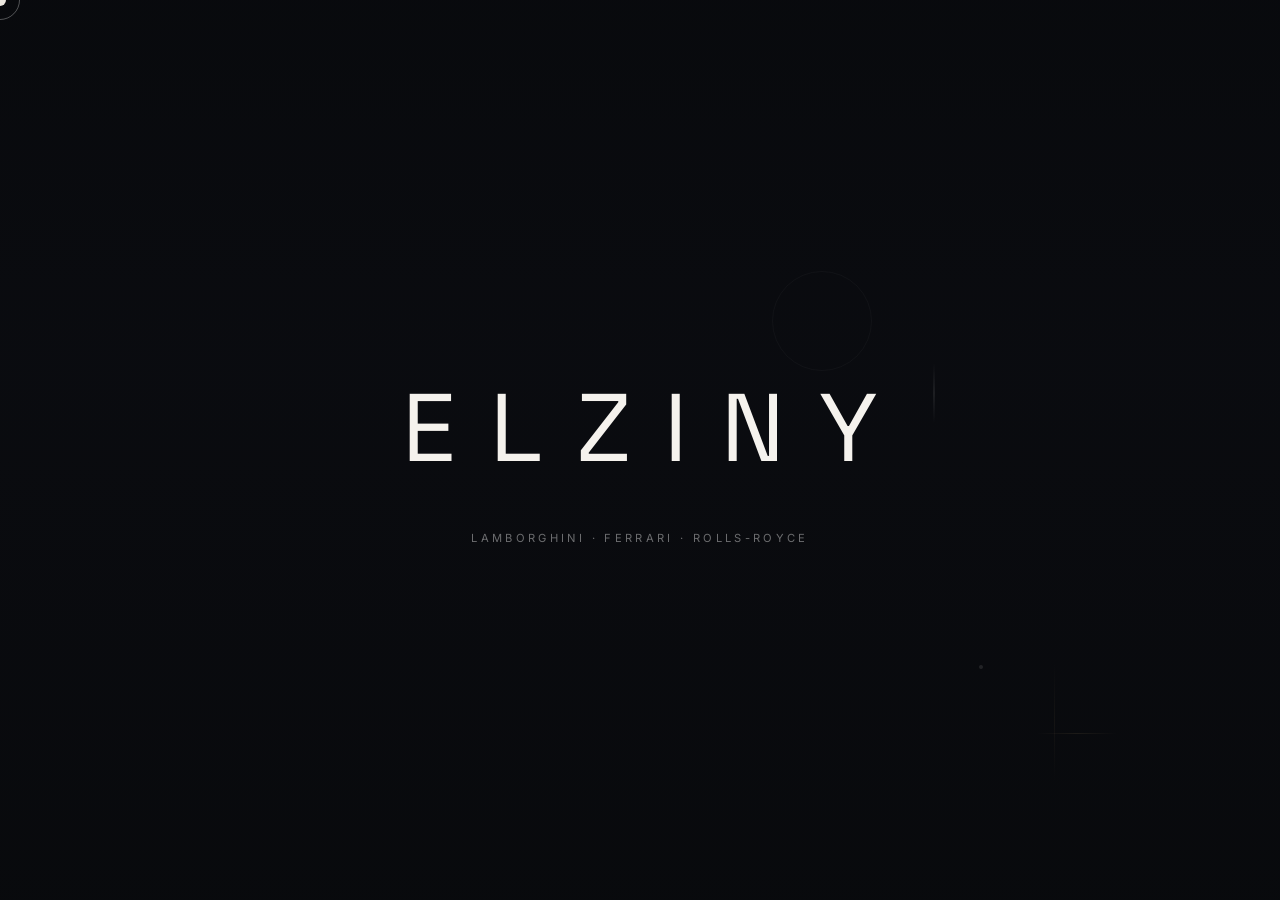
<file: index.html>
<!DOCTYPE html>
<html lang="en">

<head>
  <meta charset="UTF-8">
  <meta name="viewport" content="width=device-width, initial-scale=1.0">
  <title>EL ZINY — Exotic Automobiles | Lamborghini, Ferrari, Rolls-Royce</title>
  <meta name="description"
    content="EL ZINY — Your gateway to the world's most exclusive exotic automobiles. Lamborghini, Ferrari, Rolls-Royce and more. Private viewings, test drives & white-glove worldwide delivery.">
  <meta name="keywords"
    content="exotic car dealer, luxury cars for sale, Lamborghini for sale, Ferrari for sale, Rolls-Royce, supercar showroom, Dubai exotic cars, EL ZINY">
  <meta name="robots" content="index, follow">
  <link rel="canonical" href="https://elziny.com/">

  <!-- Open Graph -->
  <meta property="og:type" content="website">
  <meta property="og:site_name" content="EL ZINY">
  <meta property="og:title" content="EL ZINY — Exotic Automobiles">
  <meta property="og:description"
    content="Your gateway to the world's most exclusive exotic automobiles. Lamborghini, Ferrari, Rolls-Royce and more.">
  <meta property="og:image" content="https://elziny.com/assets/images/hero_lambo.png">
  <meta property="og:url" content="https://elziny.com/">

  <!-- Twitter Card -->
  <meta name="twitter:card" content="summary_large_image">
  <meta name="twitter:title" content="EL ZINY — Exotic Automobiles">
  <meta name="twitter:description"
    content="Your gateway to the world's most exclusive exotic automobiles. Lamborghini, Ferrari, Rolls-Royce and more.">
  <meta name="twitter:image" content="https://elziny.com/assets/images/hero_lambo.png">

  <!-- JSON-LD: Organization -->
  <script type="application/ld+json">
    {
      "@context": "https://schema.org",
      "@type": "Organization",
      "name": "EL ZINY",
      "url": "https://elziny.com",
      "logo": "https://elziny.com/assets/images/hero_lambo.png",
      "description": "Premium exotic automobile curator offering Lamborghini, Ferrari, Rolls-Royce and more with white-glove worldwide delivery.",
      "foundingDate": "2020",
      "contactPoint": [
        {
          "@type": "ContactPoint",
          "email": "info@imperium.cars",
          "contactType": "customer service"
        },
        {
          "@type": "ContactPoint",
          "email": "sales@imperium.cars",
          "contactType": "sales"
        }
      ],
      "address": [
        {
          "@type": "PostalAddress",
          "addressLocality": "Dubai",
          "streetAddress": "Sheikh Zayed Road, Tower 1",
          "addressCountry": "AE"
        },
        {
          "@type": "PostalAddress",
          "addressLocality": "Monaco",
          "streetAddress": "Boulevard Albert 1er, 98000",
          "addressCountry": "MC"
        },
        {
          "@type": "PostalAddress",
          "addressLocality": "London",
          "streetAddress": "Park Lane, Mayfair W1K",
          "addressCountry": "GB"
        }
      ]
    }
    </script>

  <link rel="preconnect" href="https://fonts.googleapis.com">
  <link rel="preconnect" href="https://fonts.gstatic.com" crossorigin>
  <link
    href="https://fonts.googleapis.com/css2?family=Inter:wght@300;400;500;600&family=Space+Grotesk:wght@300;400;500;600&display=swap"
    rel="stylesheet">
  <link rel="stylesheet" href="styles.css">
</head>

<body>
  <div class="cursor"></div>
  <div class="cursor-follower"></div>

  <!-- Curtain Transition Overlay -->
  <div class="page-transition-curtain">
    <div class="curtain-panel curtain-panel-1"></div>
    <div class="curtain-panel curtain-panel-2"></div>
    <div class="curtain-panel curtain-panel-3"></div>
    <div class="curtain-label">EL ZINY</div>
  </div>

  <!-- SCREEN 1: LANDING / HERO -->
  <main class="hero">
    <div class="hero-background">
      <div class="hero-overlay"></div>
    </div>

    <div class="hero-content">
      <div class="brand-statement">
        <h1 class="brand-name">EL ZINY</h1>
        <p class="brand-descriptor">Lamborghini · Ferrari · Rolls-Royce</p>
      </div>
    </div>

    <div class="nav-container">
      <nav class="global-nav">
        <ul>
          <li><a href="index.html" class="active">Home</a></li>
          <li><a href="about.html">About</a></li>
          <li><a href="archive.html">Showroom</a></li>
          <li><a href="configurator.html">Configure</a></li>
          <li><a href="contact.html">Contact</a></li>
        </ul>
      </nav>
    </div>
  </main>
  <script src="scripts.js?v=11"></script>
</body>

</html>
</file>
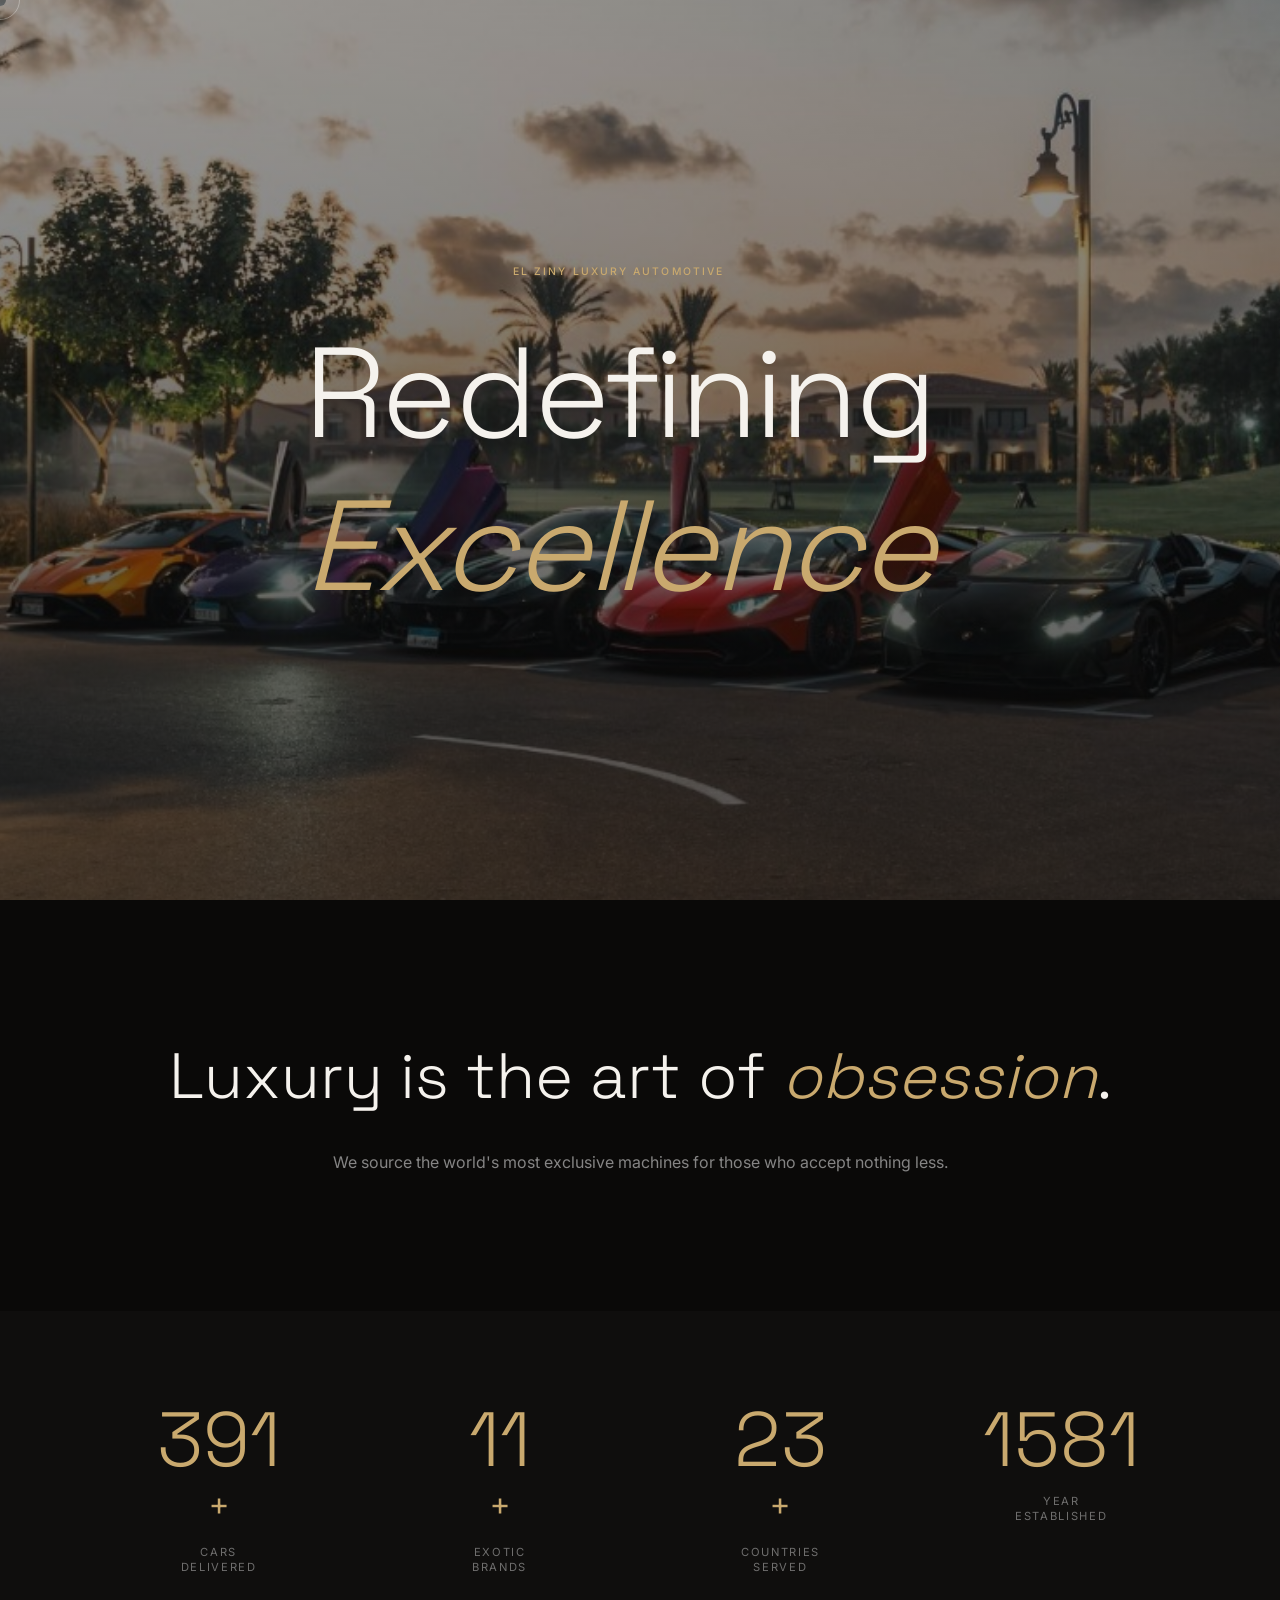
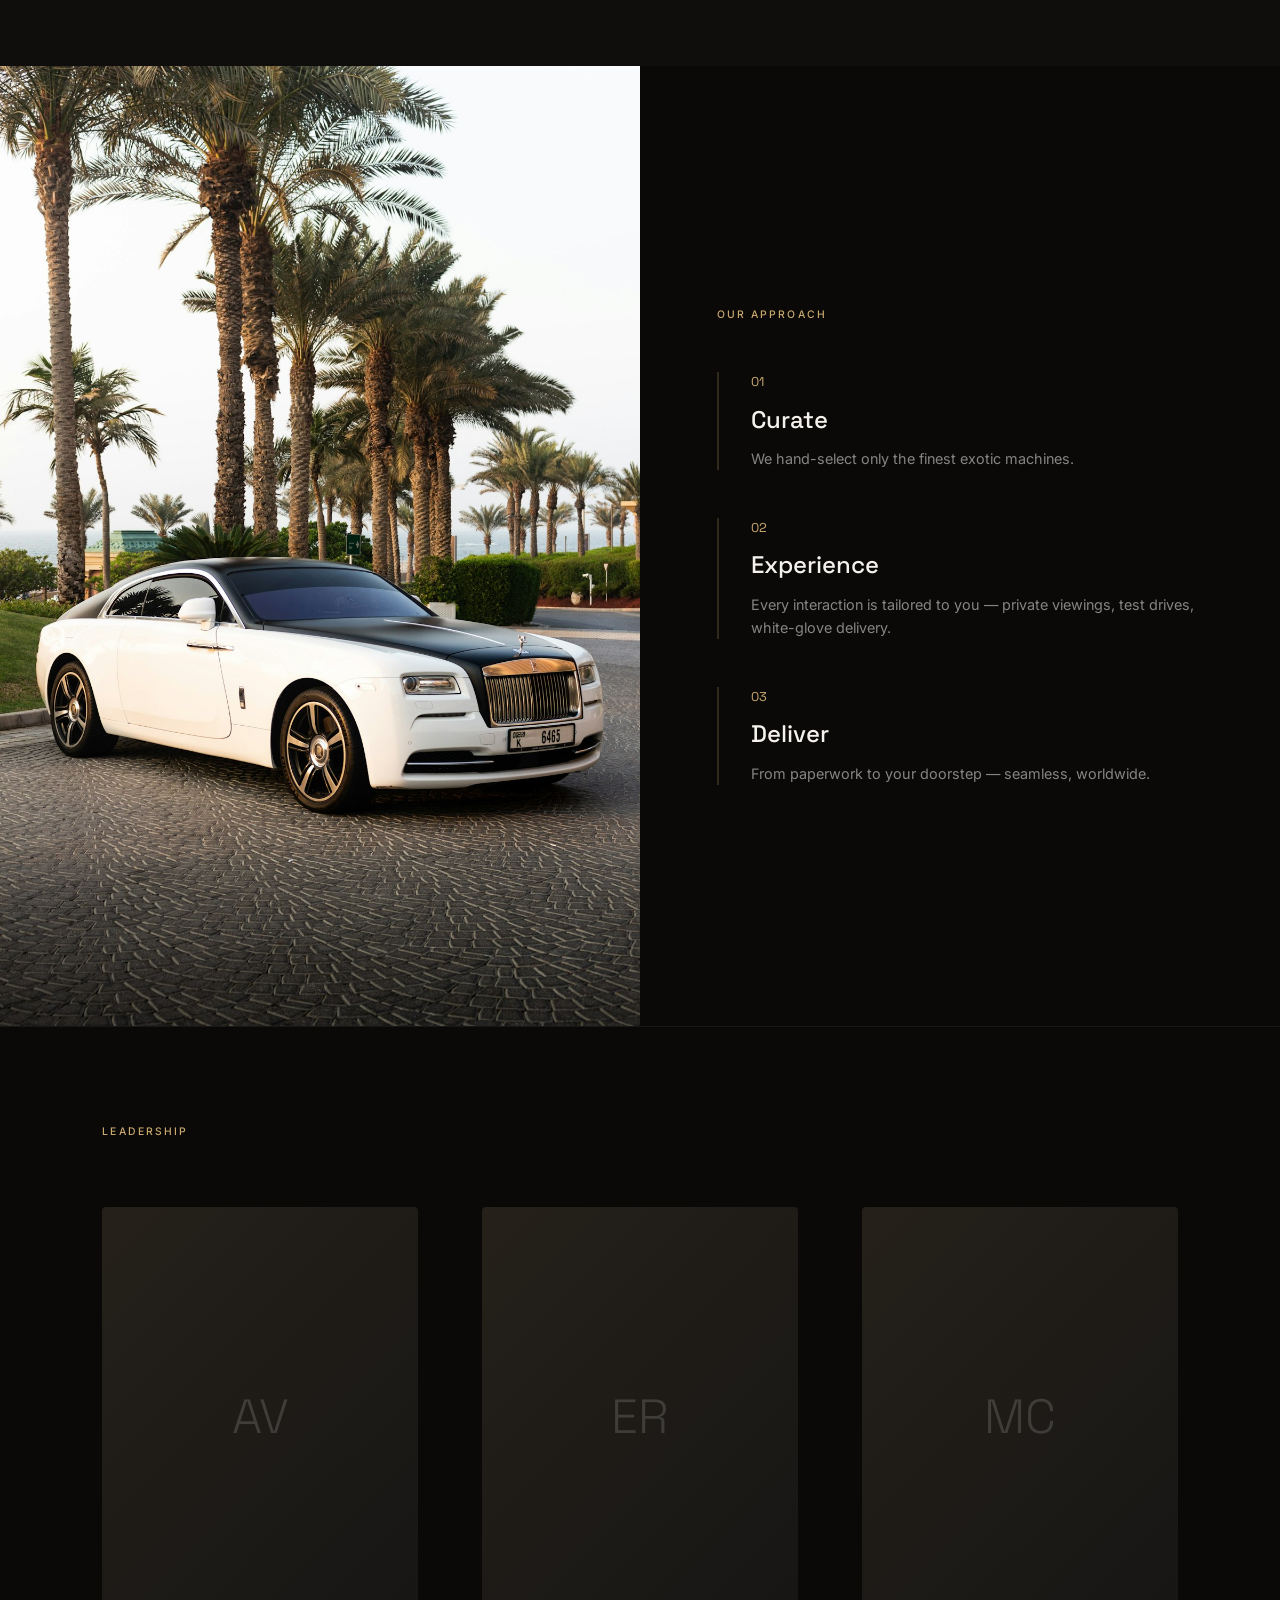
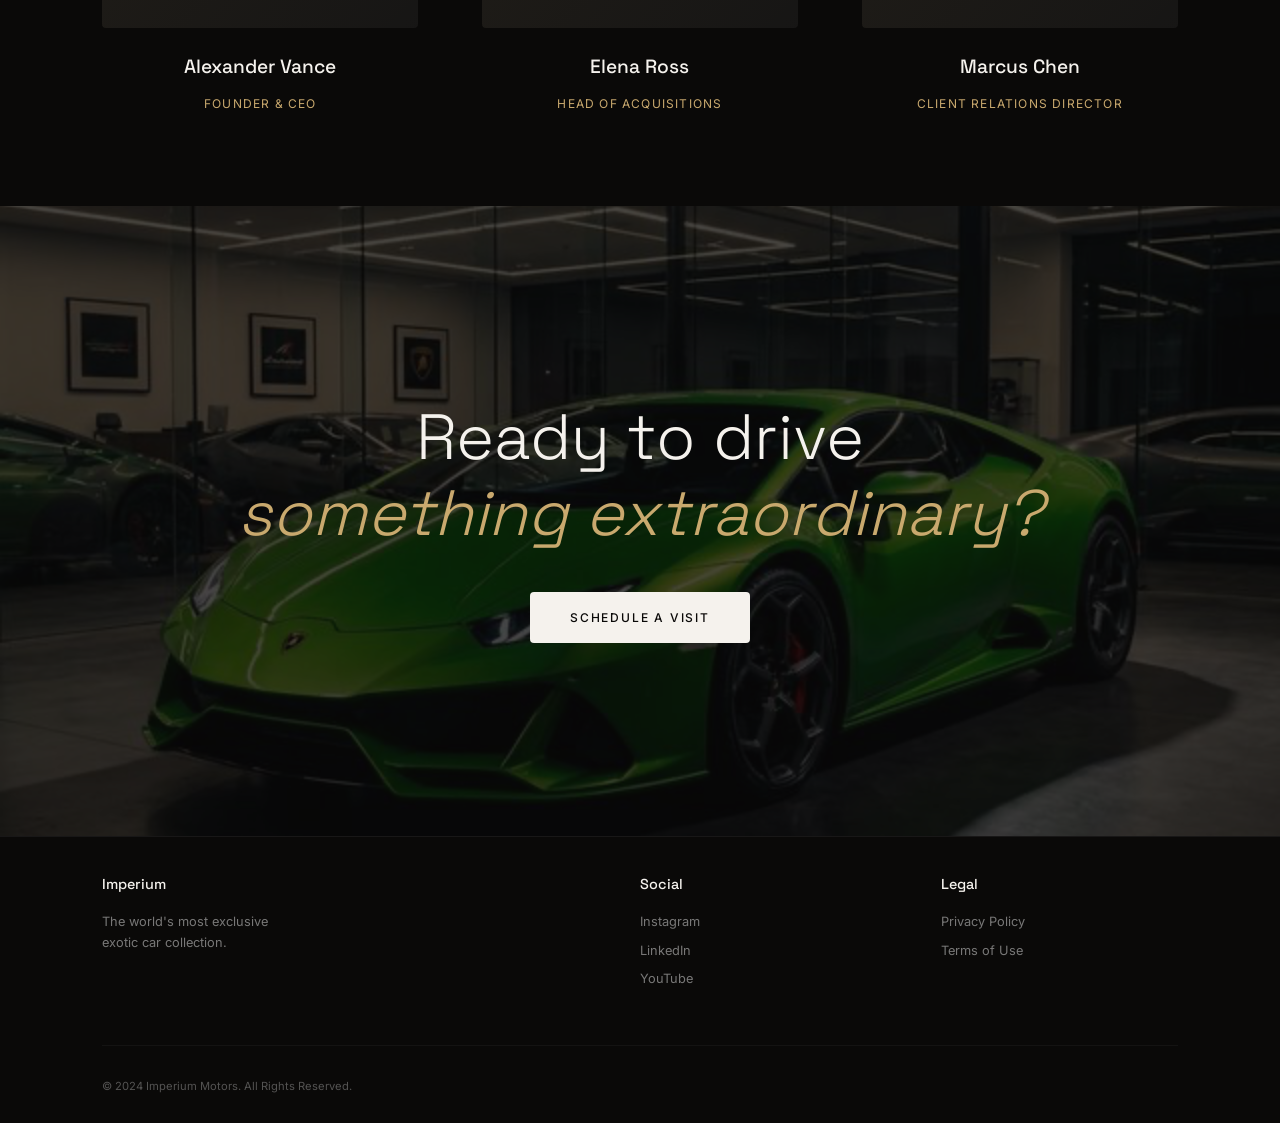
<file: about.html>
<!DOCTYPE html>
<html lang="en">

<head>
    <meta charset="UTF-8">
    <meta name="viewport" content="width=device-width, initial-scale=1.0">
    <title>About EL ZINY — Exotic Automobile Curator Since 2020</title>
    <meta name="description"
        content="Learn about EL ZINY, the premium exotic car curator delivering white-glove automotive experiences worldwide since 2020. 500+ cars delivered across 30+ countries.">
    <meta name="keywords"
        content="EL ZINY about, exotic car broker, luxury car curator, supercar dealer Dubai, Ferrari dealer, Lamborghini dealer">
    <meta name="robots" content="index, follow">
    <link rel="canonical" href="https://elziny.com/about.html">

    <!-- Open Graph -->
    <meta property="og:type" content="website">
    <meta property="og:site_name" content="EL ZINY">
    <meta property="og:title" content="About EL ZINY — Exotic Automobile Curator">
    <meta property="og:description"
        content="Premium exotic car curator delivering white-glove automotive experiences worldwide since 2020. 500+ cars delivered across 30+ countries.">
    <meta property="og:image" content="https://elziny.com/assets/images/about_hero_new.jpg">
    <meta property="og:url" content="https://elziny.com/about.html">

    <!-- Twitter Card -->
    <meta name="twitter:card" content="summary_large_image">
    <meta name="twitter:title" content="About EL ZINY — Exotic Automobile Curator">
    <meta name="twitter:description"
        content="Premium exotic car curator delivering white-glove automotive experiences worldwide since 2020.">
    <meta name="twitter:image" content="https://elziny.com/assets/images/about_hero_new.jpg">

    <!-- JSON-LD: Organization -->
    <script type="application/ld+json">
    {
      "@context": "https://schema.org",
      "@type": "Organization",
      "name": "EL ZINY",
      "url": "https://elziny.com",
      "description": "Premium exotic automobile curator offering white-glove delivery of Lamborghini, Ferrari, Rolls-Royce and more worldwide.",
      "foundingDate": "2020",
      "numberOfEmployees": { "@type": "QuantitativeValue", "value": 15 }
    }
    </script>

    <link rel="preconnect" href="https://fonts.googleapis.com">
    <link rel="preconnect" href="https://fonts.gstatic.com" crossorigin>
    <link
        href="https://fonts.googleapis.com/css2?family=Inter:wght@300;400;500;600&family=Space+Grotesk:wght@300;400;500;600&display=swap"
        rel="stylesheet">
    <link rel="stylesheet" href="styles.css">
    <link rel="stylesheet" href="about-v2.css">
</head>

<body class="about-page">
    <div class="cursor"></div>
    <div class="cursor-follower"></div>

    <!-- Curtain Transition Overlay -->
    <div class="page-transition-curtain">
        <div class="curtain-panel curtain-panel-1"></div>
        <div class="curtain-panel curtain-panel-2"></div>
        <div class="curtain-panel curtain-panel-3"></div>
        <div class="curtain-label">EL ZINY</div>
    </div>

    <main class="about-root">
        <div class="mouse-glow"></div>

        <!-- SECTION 1: Full-Bleed Cinematic Hero -->
        <section class="about-hero-v2">
            <div class="about-hero-bg">
                <img src="assets/images/about_hero_new.jpg" alt="El Ziny Collection">
                <div class="about-hero-overlay"></div>
            </div>
            <div class="about-hero-v2-content">
                <span class="about-tag reveal-text">EL ZINY LUXURY AUTOMOTIVE</span>
                <h1 class="about-mega-headline">
                    <span class="mega-line" data-scroll-reveal>Redefining</span>
                    <span class="mega-line accent" data-scroll-reveal>Excellence</span>
                </h1>
            </div>
            <div class="scroll-indicator">
                <span>Scroll</span>
                <div class="scroll-line"></div>
            </div>
        </section>



        <!-- SECTION 3: Bold Statement — Single Line -->
        <section class="about-manifesto-v2">
            <div class="container">
                <p class="manifesto-big reveal-text">Luxury is the art of <em>obsession</em>.</p>
                <p class="manifesto-sub reveal-text">We source the world's most exclusive machines for those who accept
                    nothing less.</p>
            </div>
        </section>

        <!-- SECTION 4: Animated Stats -->
        <section class="about-stats-v2">
            <div class="container">
                <div class="stats-v2-grid">
                    <div class="stat-v2" data-count="500">
                        <span class="stat-v2-number">0</span>
                        <span class="stat-v2-unit">+</span>
                        <span class="stat-v2-label">Cars<br>Delivered</span>
                    </div>
                    <div class="stat-v2 reveal-text" data-count="15">
                        <span class="stat-v2-number">0</span>
                        <span class="stat-v2-unit">+</span>
                        <span class="stat-v2-label">Exotic<br>Brands</span>
                    </div>
                    <div class="stat-v2 reveal-text" data-count="30">
                        <span class="stat-v2-number">0</span>
                        <span class="stat-v2-unit">+</span>
                        <span class="stat-v2-label">Countries<br>Served</span>
                    </div>
                    <div class="stat-v2 reveal-text" data-count="2020">
                        <span class="stat-v2-number">0</span>
                        <span class="stat-v2-unit"></span>
                        <span class="stat-v2-label">Year<br>Established</span>
                    </div>
                </div>
            </div>
        </section>

        <!-- SECTION 5: Image + Approach Split -->
        <section class="about-approach">
            <div class="approach-image">
                <img src="assets/images/car_rolls_royce.png" alt="Our Process" class="reveal-text">
            </div>
            <div class="approach-content">
                <span class="section-tag reveal-text">Our Approach</span>
                <div class="approach-pillars">
                    <div class="pillar reveal-text">
                        <span class="pillar-num">01</span>
                        <h3>Curate</h3>
                        <p>We hand-select only the finest exotic machines.</p>
                    </div>
                    <div class="pillar reveal-text">
                        <span class="pillar-num">02</span>
                        <h3>Experience</h3>
                        <p>Every interaction is tailored to you — private viewings, test drives, white-glove delivery.
                        </p>
                    </div>
                    <div class="pillar reveal-text">
                        <span class="pillar-num">03</span>
                        <h3>Deliver</h3>
                        <p>From paperwork to your doorstep — seamless, worldwide.</p>
                    </div>
                </div>
            </div>
        </section>

        <!-- SECTION 6: Team — Minimal & Visual -->
        <section class="about-team-v2">
            <div class="container">
                <div class="team-v2-header reveal-text">
                    <span class="section-tag">Leadership</span>
                </div>
                <div class="team-v2-grid">
                    <div class="team-v2-member reveal-text">
                        <div class="member-v2-image">
                            <div class="member-v2-placeholder">AV</div>
                        </div>
                        <h3>Alexander Vance</h3>
                        <span>Founder & CEO</span>
                    </div>
                    <div class="team-v2-member reveal-text">
                        <div class="member-v2-image">
                            <div class="member-v2-placeholder">ER</div>
                        </div>
                        <h3>Elena Ross</h3>
                        <span>Head of Acquisitions</span>
                    </div>
                    <div class="team-v2-member reveal-text">
                        <div class="member-v2-image">
                            <div class="member-v2-placeholder">MC</div>
                        </div>
                        <h3>Marcus Chen</h3>
                        <span>Client Relations Director</span>
                    </div>
                </div>
            </div>
        </section>

        <!-- SECTION 7: CTA — Cinematic -->
        <section class="about-cta-v2">
            <div class="cta-v2-bg">
                <img src="assets/images/hero_lambo.png" alt="Visit the showroom">
                <div class="cta-v2-overlay"></div>
            </div>
            <div class="cta-v2-content">
                <h2 class="reveal-text">Ready to drive<br><em>something extraordinary?</em></h2>
                <a href="contact.html" class="cta-button reveal-text">Schedule a Visit</a>
            </div>
        </section>
    </main>

    <footer>
        <div class="container">
            <div class="footer-content">
                <div class="footer-col">
                    <h4>Imperium</h4>
                    <p>The world's most exclusive<br>exotic car collection.</p>
                </div>
                <div class="footer-col">
                    <h4>Social</h4>
                    <a href="#">Instagram</a>
                    <a href="#">LinkedIn</a>
                    <a href="#">YouTube</a>
                </div>
                <div class="footer-col">
                    <h4>Legal</h4>
                    <a href="#">Privacy Policy</a>
                    <a href="#">Terms of Use</a>
                </div>
            </div>
            <div class="footer-bottom">
                <p>&copy; 2024 Imperium Motors. All Rights Reserved.</p>
            </div>
        </div>
    </footer>

    <!-- Navigation -->
    <div class="nav-container">
        <nav class="global-nav">
            <ul>
                <li><a href="index.html">Home</a></li>
                <li><a href="about.html" class="active">About</a></li>
                <li><a href="archive.html">Showroom</a></li>
                <li><a href="configurator.html">Configure</a></li>
                    <li><a href="contact.html">Contact</a></li>
            </ul>
        </nav>
    </div>

    <script src="scripts.js?v=11"></script>
</body>

</html>
</file>
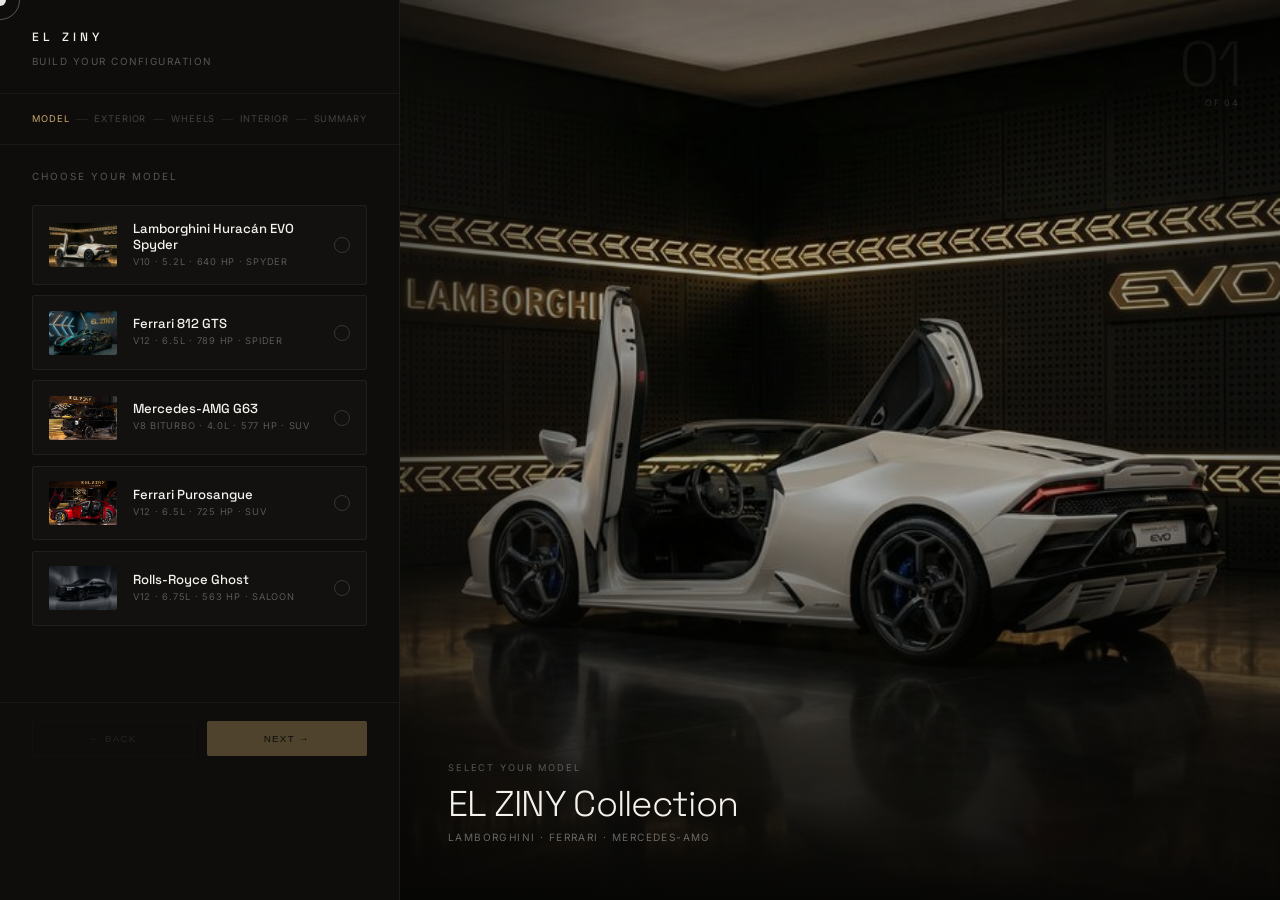
<file: configurator.html>
<!DOCTYPE html>
<html lang="en">

<head>
    <meta charset="UTF-8">
    <meta name="viewport" content="width=device-width, initial-scale=1.0">
    <title>Car Configurator — Build Your Dream | EL ZINY</title>
    <meta name="description"
        content="Configure your perfect exotic automobile with EL ZINY. Choose your model, exterior color, wheel specification and interior trim. Request your bespoke build today.">
    <meta name="keywords"
        content="car configurator, exotic car build, Lamborghini configurator, Ferrari configurator, Mercedes G63 configurator, EL ZINY">
    <meta name="robots" content="index, follow">
    <link rel="canonical" href="https://elziny.com/configurator.html">
    <meta property="og:type" content="website">
    <meta property="og:site_name" content="EL ZINY">
    <meta property="og:title" content="Car Configurator — Build Your Dream | EL ZINY">
    <meta property="og:description"
        content="Configure your perfect exotic car. Choose model, color, wheels, and interior trim. Request your bespoke build.">
    <meta property="og:image" content="https://elziny.com/assets/images/huracan_spyder_rear.jpg">
    <meta property="og:url" content="https://elziny.com/configurator.html">
    <meta name="twitter:card" content="summary_large_image">
    <meta name="twitter:title" content="Car Configurator — EL ZINY">
    <meta name="twitter:description"
        content="Build your perfect exotic car. Choose model, color, wheels, and interior trim.">
    <meta name="twitter:image" content="https://elziny.com/assets/images/huracan_spyder_rear.jpg">
    <link rel="preconnect" href="https://fonts.googleapis.com">
    <link rel="preconnect" href="https://fonts.gstatic.com" crossorigin>
    <link
        href="https://fonts.googleapis.com/css2?family=Inter:wght@300;400;500;600&family=Space+Grotesk:wght@300;400;500;600&display=swap"
        rel="stylesheet">
    <link rel="stylesheet" href="styles.css">
    <style>
        .configurator-page {
            background: #0a0908;
            overflow: hidden;
        }

        .configurator {
            display: grid;
            grid-template-columns: 400px 1fr;
            height: 100vh;
            overflow: hidden;
        }

        /* LEFT PANEL */
        .config-panel {
            display: flex;
            flex-direction: column;
            background: #0e0d0b;
            border-right: 1px solid rgba(255, 255, 255, 0.06);
            height: 100vh;
            overflow: hidden;
        }

        .config-panel-header {
            padding: 1.75rem 2rem 1.5rem;
            border-bottom: 1px solid rgba(255, 255, 255, 0.05);
            flex-shrink: 0;
        }

        .config-panel-header .logo {
            font-family: var(--font-heading);
            font-size: 0.75rem;
            font-weight: 500;
            letter-spacing: 0.35em;
            text-transform: uppercase;
            color: var(--color-cream);
            display: block;
            margin-bottom: 0.4rem;
        }

        .config-subtitle {
            font-size: 0.62rem;
            letter-spacing: 0.15em;
            text-transform: uppercase;
            color: rgba(255, 255, 255, 0.3);
        }

        .config-progress {
            display: flex;
            align-items: center;
            padding: 1.1rem 2rem;
            border-bottom: 1px solid rgba(255, 255, 255, 0.05);
            flex-shrink: 0;
        }

        .progress-step {
            font-size: 0.58rem;
            letter-spacing: 0.1em;
            text-transform: uppercase;
            color: rgba(255, 255, 255, 0.22);
            transition: color 0.3s ease;
            white-space: nowrap;
        }

        .progress-step.active {
            color: var(--color-gold);
        }

        .progress-step.done {
            color: rgba(255, 255, 255, 0.5);
        }

        .progress-line {
            flex: 1;
            height: 1px;
            background: rgba(255, 255, 255, 0.08);
            margin: 0 0.4rem;
            transition: background 0.4s ease;
        }

        .progress-line.done {
            background: rgba(201, 169, 110, 0.4);
        }

        .config-steps {
            flex: 1;
            overflow-y: auto;
            overflow-x: hidden;
            scrollbar-width: none;
            padding: 1.5rem 2rem;
        }

        .config-steps::-webkit-scrollbar {
            display: none;
        }

        .config-step {
            display: none;
            animation: stepIn 0.35s ease forwards;
        }

        .config-step.active {
            display: block;
        }

        @keyframes stepIn {
            from {
                opacity: 0;
                transform: translateY(10px);
            }

            to {
                opacity: 1;
                transform: translateY(0);
            }
        }

        .step-heading {
            font-size: 0.62rem;
            letter-spacing: 0.2em;
            text-transform: uppercase;
            color: rgba(255, 255, 255, 0.3);
            margin-bottom: 1.25rem;
        }

        /* MODEL CARDS */
        .model-cards {
            display: flex;
            flex-direction: column;
            gap: 0.65rem;
        }

        .model-card {
            display: flex;
            align-items: center;
            gap: 1rem;
            padding: 0.9rem 1rem;
            background: rgba(255, 255, 255, 0.02);
            border: 1px solid rgba(255, 255, 255, 0.06);
            border-radius: 3px;
            cursor: pointer;
            transition: all 0.25s ease;
        }

        .model-card:hover {
            background: rgba(255, 255, 255, 0.04);
            border-color: rgba(255, 255, 255, 0.12);
        }

        .model-card.selected {
            background: rgba(201, 169, 110, 0.06);
            border-color: var(--color-gold);
        }

        .model-thumb {
            width: 68px;
            height: 44px;
            border-radius: 2px;
            overflow: hidden;
            flex-shrink: 0;
        }

        .model-thumb img {
            width: 100%;
            height: 100%;
            object-fit: cover;
        }

        .model-info {
            flex: 1;
        }

        .model-name {
            font-family: var(--font-heading);
            font-size: 0.82rem;
            font-weight: 500;
            color: var(--color-cream);
            margin-bottom: 0.15rem;
            line-height: 1.2;
        }

        .model-spec {
            font-size: 0.58rem;
            letter-spacing: 0.08em;
            text-transform: uppercase;
            color: rgba(255, 255, 255, 0.3);
        }

        .model-check {
            width: 16px;
            height: 16px;
            border-radius: 50%;
            border: 1px solid rgba(255, 255, 255, 0.15);
            flex-shrink: 0;
            transition: all 0.25s ease;
            position: relative;
        }

        .model-card.selected .model-check {
            background: var(--color-gold);
            border-color: var(--color-gold);
        }

        .model-card.selected .model-check::after {
            content: '✓';
            position: absolute;
            inset: 0;
            display: flex;
            align-items: center;
            justify-content: center;
            font-size: 9px;
            color: #0a0908;
            font-weight: 700;
        }

        /* COLOR SWATCHES */
        .color-swatches {
            display: grid;
            grid-template-columns: 1fr 1fr;
            gap: 0.65rem;
        }

        .color-swatch {
            padding: 0.8rem;
            background: rgba(255, 255, 255, 0.02);
            border: 1px solid rgba(255, 255, 255, 0.06);
            border-radius: 3px;
            cursor: pointer;
            transition: all 0.25s ease;
            display: flex;
            align-items: center;
            gap: 0.7rem;
        }

        .color-swatch:hover {
            border-color: rgba(255, 255, 255, 0.15);
        }

        .color-swatch.selected {
            border-color: var(--color-gold);
            background: rgba(201, 169, 110, 0.04);
        }

        .swatch-dot {
            width: 20px;
            height: 20px;
            border-radius: 50%;
            flex-shrink: 0;
            border: 1px solid rgba(255, 255, 255, 0.12);
        }

        .swatch-text .sw-name {
            font-size: 0.72rem;
            color: rgba(255, 255, 255, 0.7);
            display: block;
        }

        .swatch-text .sw-label {
            font-size: 0.56rem;
            letter-spacing: 0.08em;
            text-transform: uppercase;
            color: rgba(255, 255, 255, 0.28);
        }

        /* WHEELS */
        .wheel-options {
            display: flex;
            flex-direction: column;
            gap: 0.65rem;
        }

        .wheel-opt {
            display: flex;
            align-items: center;
            gap: 1rem;
            padding: 1rem 1.1rem;
            background: rgba(255, 255, 255, 0.02);
            border: 1px solid rgba(255, 255, 255, 0.06);
            border-radius: 3px;
            cursor: pointer;
            transition: all 0.25s ease;
        }

        .wheel-opt:hover {
            background: rgba(255, 255, 255, 0.04);
            border-color: rgba(255, 255, 255, 0.12);
        }

        .wheel-opt.selected {
            background: rgba(201, 169, 110, 0.06);
            border-color: var(--color-gold);
        }

        .wheel-icon {
            width: 34px;
            height: 34px;
            border-radius: 50%;
            border: 1px solid rgba(255, 255, 255, 0.15);
            flex-shrink: 0;
            position: relative;
            transition: border-color 0.25s ease;
        }

        .wheel-icon::before {
            content: '';
            position: absolute;
            inset: 0;
            margin: auto;
            width: 1px;
            height: 60%;
            background: rgba(255, 255, 255, 0.25);
        }

        .wheel-icon::after {
            content: '';
            position: absolute;
            inset: 0;
            margin: auto;
            width: 60%;
            height: 1px;
            background: rgba(255, 255, 255, 0.25);
        }

        .wheel-opt.selected .wheel-icon {
            border-color: var(--color-gold);
        }

        .wheel-opt.selected .wheel-icon::before,
        .wheel-opt.selected .wheel-icon::after {
            background: rgba(201, 169, 110, 0.6);
        }

        .wheel-info .wh-name {
            font-family: var(--font-heading);
            font-size: 0.82rem;
            color: var(--color-cream);
            margin-bottom: 0.12rem;
        }

        .wheel-info .wh-desc {
            font-size: 0.6rem;
            letter-spacing: 0.06em;
            text-transform: uppercase;
            color: rgba(255, 255, 255, 0.28);
        }

        /* INTERIOR */
        .interior-options {
            display: flex;
            flex-direction: column;
            gap: 0.65rem;
        }

        .int-opt {
            display: flex;
            align-items: center;
            gap: 1rem;
            padding: 1rem 1.1rem;
            background: rgba(255, 255, 255, 0.02);
            border: 1px solid rgba(255, 255, 255, 0.06);
            border-radius: 3px;
            cursor: pointer;
            transition: all 0.25s ease;
        }

        .int-opt:hover {
            background: rgba(255, 255, 255, 0.04);
            border-color: rgba(255, 255, 255, 0.12);
        }

        .int-opt.selected {
            background: rgba(201, 169, 110, 0.06);
            border-color: var(--color-gold);
        }

        .int-swatch {
            width: 38px;
            height: 38px;
            border-radius: 3px;
            flex-shrink: 0;
        }

        .int-info .int-name {
            font-family: var(--font-heading);
            font-size: 0.82rem;
            color: var(--color-cream);
            margin-bottom: 0.12rem;
            line-height: 1.2;
        }

        .int-info .int-mat {
            font-size: 0.6rem;
            letter-spacing: 0.06em;
            text-transform: uppercase;
            color: rgba(255, 255, 255, 0.28);
        }

        /* SUMMARY */
        .summary-car {
            font-family: var(--font-heading);
            font-size: 1.2rem;
            font-weight: 300;
            color: var(--color-cream);
            letter-spacing: -0.02em;
            margin-bottom: 1.25rem;
            line-height: 1.2;
        }

        .summary-row {
            display: flex;
            justify-content: space-between;
            align-items: center;
            padding: 0.8rem 0;
            border-bottom: 1px solid rgba(255, 255, 255, 0.05);
        }

        .summary-row:last-of-type {
            border-bottom: none;
        }

        .sum-label {
            font-size: 0.6rem;
            letter-spacing: 0.12em;
            text-transform: uppercase;
            color: rgba(255, 255, 255, 0.3);
        }

        .sum-val {
            font-family: var(--font-heading);
            font-size: 0.82rem;
            color: var(--color-cream);
            text-align: right;
        }

        .summary-cta {
            margin-top: 1.75rem;
            display: flex;
            flex-direction: column;
            gap: 0.65rem;
        }

        .btn-request {
            display: block;
            width: 100%;
            padding: 1rem;
            background: var(--color-gold);
            color: #0a0908;
            font-size: 0.68rem;
            font-weight: 600;
            letter-spacing: 0.18em;
            text-transform: uppercase;
            text-align: center;
            border: none;
            cursor: pointer;
            border-radius: 2px;
            transition: all 0.3s ease;
            text-decoration: none;
        }

        .btn-request:hover {
            background: var(--color-cream);
            transform: translateY(-1px);
        }

        .btn-restart {
            display: block;
            width: 100%;
            padding: 0.75rem;
            background: transparent;
            color: rgba(255, 255, 255, 0.35);
            font-size: 0.62rem;
            letter-spacing: 0.12em;
            text-transform: uppercase;
            text-align: center;
            border: 1px solid rgba(255, 255, 255, 0.08);
            cursor: pointer;
            border-radius: 2px;
            transition: all 0.3s ease;
        }

        .btn-restart:hover {
            color: var(--color-cream);
            border-color: rgba(255, 255, 255, 0.2);
        }

        /* NAV BUTTONS */
        .config-nav-btns {
            padding: 1.1rem 2rem 16vh;
            border-top: 1px solid rgba(255, 255, 255, 0.05);
            display: flex;
            gap: 0.75rem;
            flex-shrink: 0;
        }

        .btn-prev,
        .btn-next {
            flex: 1;
            padding: 0.7rem;
            font-size: 0.62rem;
            font-weight: 500;
            letter-spacing: 0.12em;
            text-transform: uppercase;
            cursor: pointer;
            border-radius: 2px;
            transition: all 0.25s ease;
        }

        .btn-prev {
            color: rgba(255, 255, 255, 0.35);
            background: transparent;
            border: 1px solid rgba(255, 255, 255, 0.08);
        }

        .btn-prev:hover:not(:disabled) {
            color: var(--color-cream);
            border-color: rgba(255, 255, 255, 0.2);
        }

        .btn-prev:disabled {
            opacity: 0.25;
            cursor: not-allowed;
        }

        .btn-next {
            color: #0a0908;
            background: var(--color-gold);
            border: none;
        }

        .btn-next:hover:not(:disabled) {
            background: var(--color-cream);
        }

        .btn-next:disabled {
            opacity: 0.35;
            cursor: not-allowed;
        }

        .no-selection-msg {
            font-size: 0.6rem;
            letter-spacing: 0.08em;
            color: rgba(201, 169, 110, 0.6);
            text-align: center;
            padding: 0.4rem 0;
            opacity: 0;
            transition: opacity 0.3s ease;
        }

        .no-selection-msg.show {
            opacity: 1;
        }

        /* RIGHT PREVIEW */
        .config-preview {
            position: relative;
            overflow: hidden;
            background: #050504;
        }

        .preview-img-wrap {
            position: absolute;
            inset: 0;
        }

        #preview-car-img {
            width: 100%;
            height: 100%;
            object-fit: cover;
            object-position: center;
            transition: filter 0.7s ease, opacity 0.45s ease, transform 0.5s ease;
            filter: saturate(0.8) brightness(0.72);
        }

        #preview-car-img.switching {
            opacity: 0;
            transform: scale(1.03);
        }

        #preview-car-img.c-white {
            filter: brightness(1.35) saturate(0.15);
        }

        #preview-car-img.c-yellow {
            filter: hue-rotate(38deg) saturate(2.5) brightness(1.02);
        }

        #preview-car-img.c-green {
            filter: hue-rotate(92deg) saturate(2) brightness(0.85);
        }

        #preview-car-img.c-red {
            filter: saturate(2.3) hue-rotate(-12deg) brightness(0.92);
        }

        #preview-car-img.c-black {
            filter: brightness(0.32) saturate(0.4) contrast(1.1);
        }

        #preview-car-img.c-blue {
            filter: hue-rotate(205deg) saturate(1.8) brightness(0.72);
        }

        #preview-car-img.c-grey {
            filter: saturate(0.18) brightness(0.92);
        }

        .preview-img-wrap::before {
            content: '';
            position: absolute;
            inset: 0;
            z-index: 1;
            pointer-events: none;
            background: linear-gradient(to right, rgba(14, 13, 11, 0.55) 0%, transparent 28%, transparent 72%, rgba(5, 5, 4, 0.25) 100%);
        }

        .preview-img-wrap::after {
            content: '';
            position: absolute;
            bottom: 0;
            left: 0;
            right: 0;
            height: 45%;
            z-index: 1;
            pointer-events: none;
            background: linear-gradient(to top, rgba(5, 5, 4, 0.96) 0%, transparent 100%);
        }

        .preview-glow {
            position: absolute;
            bottom: -15%;
            left: 50%;
            transform: translateX(-50%);
            width: 55%;
            height: 35%;
            border-radius: 50%;
            filter: blur(65px);
            opacity: 0.12;
            z-index: 0;
            pointer-events: none;
            background: #c9a96e;
            transition: background 0.9s ease, opacity 0.9s ease;
        }

        .preview-overlay {
            position: absolute;
            bottom: 0;
            left: 0;
            right: 0;
            z-index: 5;
            padding: 2.5rem 3rem;
        }

        .prev-step-label {
            font-size: 0.58rem;
            letter-spacing: 0.2em;
            text-transform: uppercase;
            color: rgba(255, 255, 255, 0.3);
            margin-bottom: 0.5rem;
        }

        .prev-model-name {
            font-family: var(--font-heading);
            font-size: clamp(1.4rem, 2.8vw, 2.4rem);
            font-weight: 300;
            color: var(--color-cream);
            letter-spacing: -0.02em;
            margin-bottom: 0.4rem;
            line-height: 1.1;
            transition: opacity 0.4s ease;
        }

        .prev-spec {
            font-size: 0.63rem;
            letter-spacing: 0.14em;
            text-transform: uppercase;
            color: rgba(255, 255, 255, 0.38);
            transition: opacity 0.4s ease;
        }

        .prev-tags {
            display: flex;
            flex-wrap: wrap;
            gap: 0.45rem;
            margin-top: 0.9rem;
        }

        .prev-tag {
            font-size: 0.58rem;
            letter-spacing: 0.1em;
            text-transform: uppercase;
            color: rgba(255, 255, 255, 0.45);
            padding: 0.28rem 0.65rem;
            border: 1px solid rgba(255, 255, 255, 0.1);
            border-radius: 2px;
            backdrop-filter: blur(4px);
            background: rgba(0, 0, 0, 0.25);
        }

        .prev-tag.gold {
            color: var(--color-gold);
            border-color: rgba(201, 169, 110, 0.3);
        }

        .preview-step-number {
            position: absolute;
            top: 2rem;
            right: 2.5rem;
            z-index: 5;
            text-align: right;
        }

        .step-big-num {
            font-family: var(--font-heading);
            font-size: 4rem;
            font-weight: 300;
            color: rgba(255, 255, 255, 0.05);
            line-height: 1;
            letter-spacing: -0.05em;
        }

        .step-big-of {
            font-size: 0.55rem;
            letter-spacing: 0.2em;
            text-transform: uppercase;
            color: rgba(255, 255, 255, 0.15);
        }

        @media (max-width: 900px) {
            .configurator {
                grid-template-columns: 1fr;
                grid-template-rows: 42vh 1fr;
                height: auto;
                min-height: 100vh;
            }

            .config-preview {
                height: 42vh;
                grid-row: 1;
            }

            .config-panel {
                height: auto;
                grid-row: 2;
            }

            .preview-overlay {
                padding: 1.5rem;
            }
        }
    </style>
</head>

<body class="configurator-page">
    <div class="cursor"></div>
    <div class="cursor-follower"></div>

    <div class="page-transition-curtain">
        <div class="curtain-panel curtain-panel-1"></div>
        <div class="curtain-panel curtain-panel-2"></div>
        <div class="curtain-panel curtain-panel-3"></div>
        <div class="curtain-label">EL ZINY</div>
    </div>

    <main class="configurator">
        <!-- LEFT PANEL -->
        <aside class="config-panel">
            <div class="config-panel-header">
                <a href="index.html" class="logo">EL ZINY</a>
                <p class="config-subtitle">Build Your Configuration</p>
            </div>

            <div class="config-progress">
                <span class="progress-step active" id="ps1">Model</span>
                <span class="progress-line" id="pl1"></span>
                <span class="progress-step" id="ps2">Exterior</span>
                <span class="progress-line" id="pl2"></span>
                <span class="progress-step" id="ps3">Wheels</span>
                <span class="progress-line" id="pl3"></span>
                <span class="progress-step" id="ps4">Interior</span>
                <span class="progress-line" id="pl4"></span>
                <span class="progress-step" id="ps5">Summary</span>
            </div>

            <div class="config-steps">
                <div class="config-step active" id="step-1">
                    <p class="step-heading">Choose Your Model</p>
                    <div class="model-cards" id="model-cards"></div>
                </div>
                <div class="config-step" id="step-2">
                    <p class="step-heading">Exterior Colour</p>
                    <div class="color-swatches" id="color-swatches"></div>
                </div>
                <div class="config-step" id="step-3">
                    <p class="step-heading">Wheel Specification</p>
                    <div class="wheel-options" id="wheel-options"></div>
                </div>
                <div class="config-step" id="step-4">
                    <p class="step-heading">Interior Trim</p>
                    <div class="interior-options" id="interior-options"></div>
                </div>
                <div class="config-step" id="step-5">
                    <p class="step-heading">Your Configuration</p>
                    <div id="summary-content"></div>
                </div>
                <p class="no-selection-msg" id="no-sel-msg">Please make a selection to continue</p>
            </div>

            <div class="config-nav-btns">
                <button class="btn-prev" id="btn-prev" disabled>← Back</button>
                <button class="btn-next" id="btn-next" disabled>Next →</button>
            </div>
        </aside>

        <!-- RIGHT PREVIEW -->
        <section class="config-preview" aria-label="Vehicle preview">
            <div class="preview-img-wrap">
                <img id="preview-car-img" src="assets/images/huracan_spyder_rear.jpg" alt="Vehicle preview">
                <div class="preview-glow" id="preview-glow"></div>
            </div>
            <div class="preview-step-number">
                <div class="step-big-num" id="step-big-num">01</div>
                <div class="step-big-of">of 04</div>
            </div>
            <div class="preview-overlay">
                <p class="prev-step-label" id="prev-step-label">Select Your Model</p>
                <h1 class="prev-model-name" id="prev-model-name">EL ZINY Collection</h1>
                <p class="prev-spec" id="prev-spec">Lamborghini · Ferrari · Mercedes-AMG</p>
                <div class="prev-tags" id="prev-tags"></div>
            </div>
        </section>
    </main>

    <div class="nav-container">
        <nav class="global-nav">
            <ul>
                <li><a href="index.html">Home</a></li>
                <li><a href="about.html">About</a></li>
                <li><a href="archive.html">Showroom</a></li>
                <li><a href="configurator.html" class="active">Configure</a></li>
                <li><a href="contact.html">Contact</a></li>
            </ul>
        </nav>
    </div>

    <script>
        const CARS = [
            {
                id: 'huracan', name: 'Lamborghini Huracán EVO Spyder', shortName: 'Huracán EVO',
                spec: 'V10 · 5.2L · 640 HP · Spyder', image: 'assets/images/huracan_spyder_rear.jpg',
                link: 'project-desert-horizon.html',
                colors: [
                    { name: 'Bianco Canopus', label: 'Pearl White', hex: '#EDEAE4', fc: 'c-white' },
                    { name: 'Giallo Orion', label: 'Yellow', hex: '#D4A800', fc: 'c-yellow' },
                    { name: 'Verde Mantis', label: 'Green', hex: '#2E7040', fc: 'c-green' },
                    { name: 'Rosso Mars', label: 'Red', hex: '#B52B2B', fc: 'c-red' },
                ],
                wheels: [
                    { name: 'Aero Standard', desc: 'Factory specification' },
                    { name: 'Forged Sport', desc: 'Lightweight forged alloy' },
                    { name: 'Carbon Centre-Lock', desc: 'Full carbon flagship' },
                ],
                interiors: [
                    { name: 'Blu Nethuns Alcantara', mat: 'Alcantara & Carbon Fiber', sw: 'linear-gradient(135deg,#1a3a5c,#2d6a9f)' },
                    { name: 'Nero Full-Leather', mat: 'Full-Grain Nappa', sw: 'linear-gradient(135deg,#1a1a1a,#333)' },
                    { name: 'Rosso Sport', mat: 'Alcantara & Red Stitching', sw: 'linear-gradient(135deg,#7a1a1a,#c0392b)' },
                ]
            },
            {
                id: 'ferrari812', name: 'Ferrari 812 GTS', shortName: '812 GTS',
                spec: 'V12 · 6.5L · 789 HP · Spider', image: 'assets/images/ferrari_812_gts_front.jpg',
                link: 'project-ferrari-812-gts.html',
                colors: [
                    { name: 'Nero Daytona', label: 'Black', hex: '#1C1C1C', fc: 'c-black' },
                    { name: 'Rosso Corsa', label: 'Racing Red', hex: '#C0392B', fc: 'c-red' },
                    { name: 'Bianco Avus', label: 'White', hex: '#F0EDE8', fc: 'c-white' },
                    { name: 'Blu Tour de France', label: 'Blue', hex: '#1a3a6a', fc: 'c-blue' },
                ],
                wheels: [
                    { name: '5-Spoke Forged', desc: 'Factory specification' },
                    { name: 'Diamond-Cut Sport', desc: 'Polished diamond-turned' },
                    { name: 'Carbon Race Spec', desc: 'Track-grade carbon weave' },
                ],
                interiors: [
                    { name: 'Teal & Gold Tailor Made', mat: 'Schedoni Leather · Embroidered', sw: 'linear-gradient(135deg,#0d5c5c,#1a8a8a)' },
                    { name: 'Rosso Dino', mat: 'Full Rosso Leather', sw: 'linear-gradient(135deg,#7a2020,#b03030)' },
                    { name: 'Cuoio Sabbia', mat: 'Premium Tan Leather', sw: 'linear-gradient(135deg,#5c3a1a,#8a5c2a)' },
                ]
            },
            {
                id: 'g63', name: 'Mercedes-AMG G63', shortName: 'G63 AMG',
                spec: 'V8 Biturbo · 4.0L · 577 HP · SUV', image: 'assets/images/g63_side_showroom.jpg',
                link: 'project-mercedes-g63.html',
                colors: [
                    { name: 'Obsidian Black', label: 'Black', hex: '#1C1C1A', fc: 'c-black' },
                    { name: 'Polar White', label: 'White', hex: '#F0EDE8', fc: 'c-white' },
                    { name: 'Brillant Blue', label: 'Blue', hex: '#1a2a5a', fc: 'c-blue' },
                    { name: 'Selenite Grey', label: 'Grey', hex: '#787878', fc: 'c-grey' },
                ],
                wheels: [
                    { name: 'AMG Monoblock', desc: 'Standard AMG specification' },
                    { name: 'AMG Cross-Spoke', desc: 'Sport performance spec' },
                    { name: 'Brabus Monoblock', desc: 'Exclusive Brabus upgrade' },
                ],
                interiors: [
                    { name: 'Cognac & Black Quilted', mat: 'Nappa Leather · Quilted', sw: 'linear-gradient(135deg,#5c3a1a,#1a1a1a)' },
                    { name: 'Nappa Black', mat: 'Full Black Nappa', sw: 'linear-gradient(135deg,#1a1a1a,#333)' },
                    { name: 'Macchiato Beige', mat: 'Light Nappa Leather', sw: 'linear-gradient(135deg,#c8b89a,#a09070)' },
                ]
            },
            {
                id: 'purosangue', name: 'Ferrari Purosangue', shortName: 'Purosangue',
                spec: 'V12 · 6.5L · 725 HP · SUV', image: 'assets/images/purosangue_side_showroom.jpg',
                link: 'project-ferrari-purosangue.html',
                colors: [
                    { name: 'Rosso Ferrari', label: 'Ferrari Red', hex: '#BE2F2F', fc: 'c-red' },
                    { name: 'Grigio Silverstone', label: 'Grey', hex: '#787878', fc: 'c-grey' },
                    { name: 'Giallo Modena', label: 'Yellow', hex: '#D4A800', fc: 'c-yellow' },
                    { name: 'Nero', label: 'Black', hex: '#1C1C1A', fc: 'c-black' },
                ],
                wheels: [
                    { name: '20″ Standard', desc: 'OEM factory specification' },
                    { name: '22″ Sport', desc: 'Larger sport spec' },
                    { name: 'Forged Carbon', desc: 'Full carbon lightweight' },
                ],
                interiors: [
                    { name: 'Full Carbon & Red', mat: 'Carbon Fibre · Red Stitching', sw: 'linear-gradient(135deg,#1a1a1a,#8a1a1a)' },
                    { name: 'Cuoio Leather', mat: 'Premium Tan Leather', sw: 'linear-gradient(135deg,#5c3a1a,#8a5c2a)' },
                    { name: 'Bianco Pregiato', mat: 'Cream White Leather', sw: 'linear-gradient(135deg,#e8e0d0,#c8bba0)' },
                ]
            },
            {
                id: 'rr-ghost', name: 'Rolls-Royce Ghost', shortName: 'Ghost',
                spec: 'V12 · 6.75L · 563 HP · Saloon', image: 'assets/images/rr_ghost_black.png',
                link: 'contact.html',
                colors: [
                    { name: 'Black Badge', label: 'Obsidian Black', hex: '#1C1C1C', img: 'assets/images/rr_ghost_black.png' },
                    { name: 'Arctic White', label: 'Pearl White', hex: '#F0EDE8', img: 'assets/images/rr_ghost_white.png' },
                    { name: 'Midnight Blue', label: 'Deep Blue', hex: '#1a2e5a', img: 'assets/images/rr_ghost_blue.png' },
                    { name: 'Salamanca Blue', label: 'Dark Navy', hex: '#0d1f3c', img: 'assets/images/rr_ghost_navy.png' },
                ],
                wheels: [
                    { name: '21\u2033 Spirit', desc: 'Standard Spirit alloy' },
                    { name: '21\u2033 Shooting Star', desc: 'Diamond-turned sport spec' },
                    { name: 'Bespoke Forged', desc: 'Fully bespoke commission' },
                ],
                interiors: [
                    { name: 'Seashell & Navy', mat: 'Natural Grain Leather', sw: 'linear-gradient(135deg,#e8e0d0,#1a2e5a)' },
                    { name: 'Dark Spice', mat: 'Full-Grain Nappa', sw: 'linear-gradient(135deg,#3a1a0a,#5c3a1a)' },
                    { name: 'Obsidian Black', mat: 'Nappa & Starlight Headliner', sw: 'linear-gradient(135deg,#1a1a1a,#2d2d2d)' },
                ]
            },
        ];

        const glowColors = { 'c-white': '#d0ccc5', 'c-yellow': '#d4a800', 'c-green': '#2e7040', 'c-red': '#b52b2b', 'c-black': '#333', 'c-blue': '#1a3a6a', 'c-grey': '#787878' };

        let step = 1, selCar = null, selColor = null, selWheel = null, selInterior = null;

        const img = document.getElementById('preview-car-img');
        const glow = document.getElementById('preview-glow');
        const btnPrev = document.getElementById('btn-prev');
        const btnNext = document.getElementById('btn-next');
        const noSelMsg = document.getElementById('no-sel-msg');

        const stepLabels = ['Select Your Model', 'Choose Exterior Colour', 'Wheel Specification', 'Interior Trim', 'Configuration Complete'];

        function updatePreview(newSrc, colorObj) {
            ['c-white', 'c-yellow', 'c-green', 'c-red', 'c-black', 'c-blue', 'c-grey'].forEach(c => img.classList.remove(c));
            if (colorObj && colorObj.img) {
                // Image-swap mode (Rolls-Royce Ghost etc)
                img.classList.add('switching');
                setTimeout(() => {
                    img.src = colorObj.img;
                    img.onload = () => img.classList.remove('switching');
                }, 400);
                glow.style.background = colorObj.hex || '#c9a96e';
                glow.style.opacity = '0.15';
            } else {
                // Standard CSS filter mode
                if (newSrc) {
                    img.classList.add('switching');
                    setTimeout(() => {
                        img.src = newSrc;
                        img.onload = () => img.classList.remove('switching');
                    }, 400);
                }
                if (colorObj && colorObj.fc) {
                    img.classList.add(colorObj.fc);
                    glow.style.background = glowColors[colorObj.fc] || '#c9a96e';
                    glow.style.opacity = '0.15';
                } else {
                    glow.style.background = '#c9a96e';
                    glow.style.opacity = '0.12';
                }
            }
        }

        function updateOverlay() {
            document.getElementById('prev-step-label').textContent = stepLabels[step - 1] || '';
            document.getElementById('prev-model-name').textContent = selCar ? selCar.name : 'EL ZINY Collection';
            document.getElementById('prev-spec').textContent = selCar ? selCar.spec : 'Lamborghini · Ferrari · Mercedes-AMG';
            document.getElementById('step-big-num').textContent = step < 5 ? String(step).padStart(2, '0') : '✓';

            const tags = document.getElementById('prev-tags');
            tags.innerHTML = '';
            if (selColor) { const t = document.createElement('span'); t.className = 'prev-tag gold'; t.textContent = selColor.name; tags.appendChild(t); }
            if (selWheel) { const t = document.createElement('span'); t.className = 'prev-tag'; t.textContent = selWheel.name; tags.appendChild(t); }
            if (selInterior) { const t = document.createElement('span'); t.className = 'prev-tag'; t.textContent = selInterior.name; tags.appendChild(t); }
        }

        function updateProgress() {
            for (let i = 1; i <= 5; i++) {
                const ps = document.getElementById('ps' + i);
                ps.className = 'progress-step' + (i === step ? ' active' : i < step ? ' done' : '');
            }
            for (let i = 1; i <= 4; i++) {
                const pl = document.getElementById('pl' + i);
                pl.className = 'progress-line' + (i < step ? ' done' : '');
            }
        }

        function currentSelection() {
            return [null, selCar, selColor, selWheel, selInterior][step];
        }

        function goTo(newStep) {
            document.getElementById('step-' + step).classList.remove('active');
            step = newStep;
            document.getElementById('step-' + step).classList.add('active');
            btnPrev.disabled = step === 1;
            const hasSel = !!currentSelection();
            btnNext.disabled = !hasSel || step === 5;
            noSelMsg.classList.toggle('show', false);
            updateProgress();
            updateOverlay();
            if (step === 5) renderSummary();
        }

        function renderModelCards() {
            document.getElementById('model-cards').innerHTML = CARS.map(car => `
            <div class="model-card ${selCar?.id === car.id ? 'selected' : ''}" data-id="${car.id}">
                <div class="model-thumb"><img src="${car.image}" alt="${car.name}" loading="lazy"></div>
                <div class="model-info"><div class="model-name">${car.name}</div><div class="model-spec">${car.spec}</div></div>
                <div class="model-check"></div>
            </div>`).join('');
            document.querySelectorAll('.model-card').forEach(el => {
                el.addEventListener('click', () => {
                    selCar = CARS.find(c => c.id === el.dataset.id);
                    selColor = null; selWheel = null; selInterior = null;
                    updatePreview(selCar.image, null);
                    renderModelCards();
                    btnNext.disabled = false;
                    updateOverlay();
                });
            });
        }

        function renderColors() {
            if (!selCar) return;
            document.getElementById('color-swatches').innerHTML = selCar.colors.map((c, i) => `
            <div class="color-swatch ${selColor === c ? 'selected' : ''}" data-idx="${i}">
                <div class="swatch-dot" style="background:${c.hex}"></div>
                <div class="swatch-text"><span class="sw-name">${c.name}</span><span class="sw-label">${c.label}</span></div>
            </div>`).join('');
            document.querySelectorAll('.color-swatch').forEach(el => {
                el.addEventListener('click', () => {
                    selColor = selCar.colors[+el.dataset.idx];
                    updatePreview(null, selColor.fc);
                    renderColors();
                    btnNext.disabled = false;
                    updateOverlay();
                });
            });
        }

        function renderWheels() {
            if (!selCar) return;
            document.getElementById('wheel-options').innerHTML = selCar.wheels.map((w, i) => `
            <div class="wheel-opt ${selWheel === w ? 'selected' : ''}" data-idx="${i}">
                <div class="wheel-icon"></div>
                <div class="wheel-info"><div class="wh-name">${w.name}</div><div class="wh-desc">${w.desc}</div></div>
            </div>`).join('');
            document.querySelectorAll('.wheel-opt').forEach(el => {
                el.addEventListener('click', () => {
                    selWheel = selCar.wheels[+el.dataset.idx];
                    renderWheels();
                    btnNext.disabled = false;
                    updateOverlay();
                });
            });
        }

        function renderInteriors() {
            if (!selCar) return;
            document.getElementById('interior-options').innerHTML = selCar.interiors.map((int, i) => `
            <div class="int-opt ${selInterior === int ? 'selected' : ''}" data-idx="${i}">
                <div class="int-swatch" style="background:${int.sw}"></div>
                <div class="int-info"><div class="int-name">${int.name}</div><div class="int-mat">${int.mat}</div></div>
            </div>`).join('');
            document.querySelectorAll('.int-opt').forEach(el => {
                el.addEventListener('click', () => {
                    selInterior = selCar.interiors[+el.dataset.idx];
                    renderInteriors();
                    btnNext.disabled = false;
                    updateOverlay();
                });
            });
        }

        function renderSummary() {
            document.getElementById('summary-content').innerHTML = `
            <div class="summary-car">${selCar?.name ?? '—'}</div>
            <div class="summary-row"><span class="sum-label">Exterior</span><span class="sum-val">${selColor?.name ?? '—'}</span></div>
            <div class="summary-row"><span class="sum-label">Wheels</span><span class="sum-val">${selWheel?.name ?? '—'}</span></div>
            <div class="summary-row"><span class="sum-label">Interior</span><span class="sum-val">${selInterior?.name ?? '—'}</span></div>
            <div class="summary-row"><span class="sum-label">Availability</span><span class="sum-val" style="color:var(--color-gold)">In Stock</span></div>
            <div class="summary-cta">
                <a href="contact.html" class="btn-request">Request This Configuration →</a>
                <button class="btn-restart" id="btn-restart">Start Over</button>
            </div>`;
            document.getElementById('btn-restart')?.addEventListener('click', () => {
                selCar = null; selColor = null; selWheel = null; selInterior = null;
                updatePreview('assets/images/huracan_spyder_rear.jpg', null);
                renderModelCards();
                goTo(1);
            });
        }

        btnPrev.addEventListener('click', () => {
            if (step > 1) goTo(step - 1);
            if (step === 2) renderColors();
            if (step === 3) renderWheels();
            if (step === 4) renderInteriors();
        });

        btnNext.addEventListener('click', () => {
            if (!currentSelection() && step < 5) {
                noSelMsg.classList.add('show');
                setTimeout(() => noSelMsg.classList.remove('show'), 2500);
                return;
            }
            if (step < 5) {
                goTo(step + 1);
                if (step === 2) renderColors();
                if (step === 3) renderWheels();
                if (step === 4) renderInteriors();
            }
        });

        renderModelCards();
        updateProgress();
        updateOverlay();
    </script>
    <script src="scripts.js?v=9"></script>
</body>

</html>
</file>
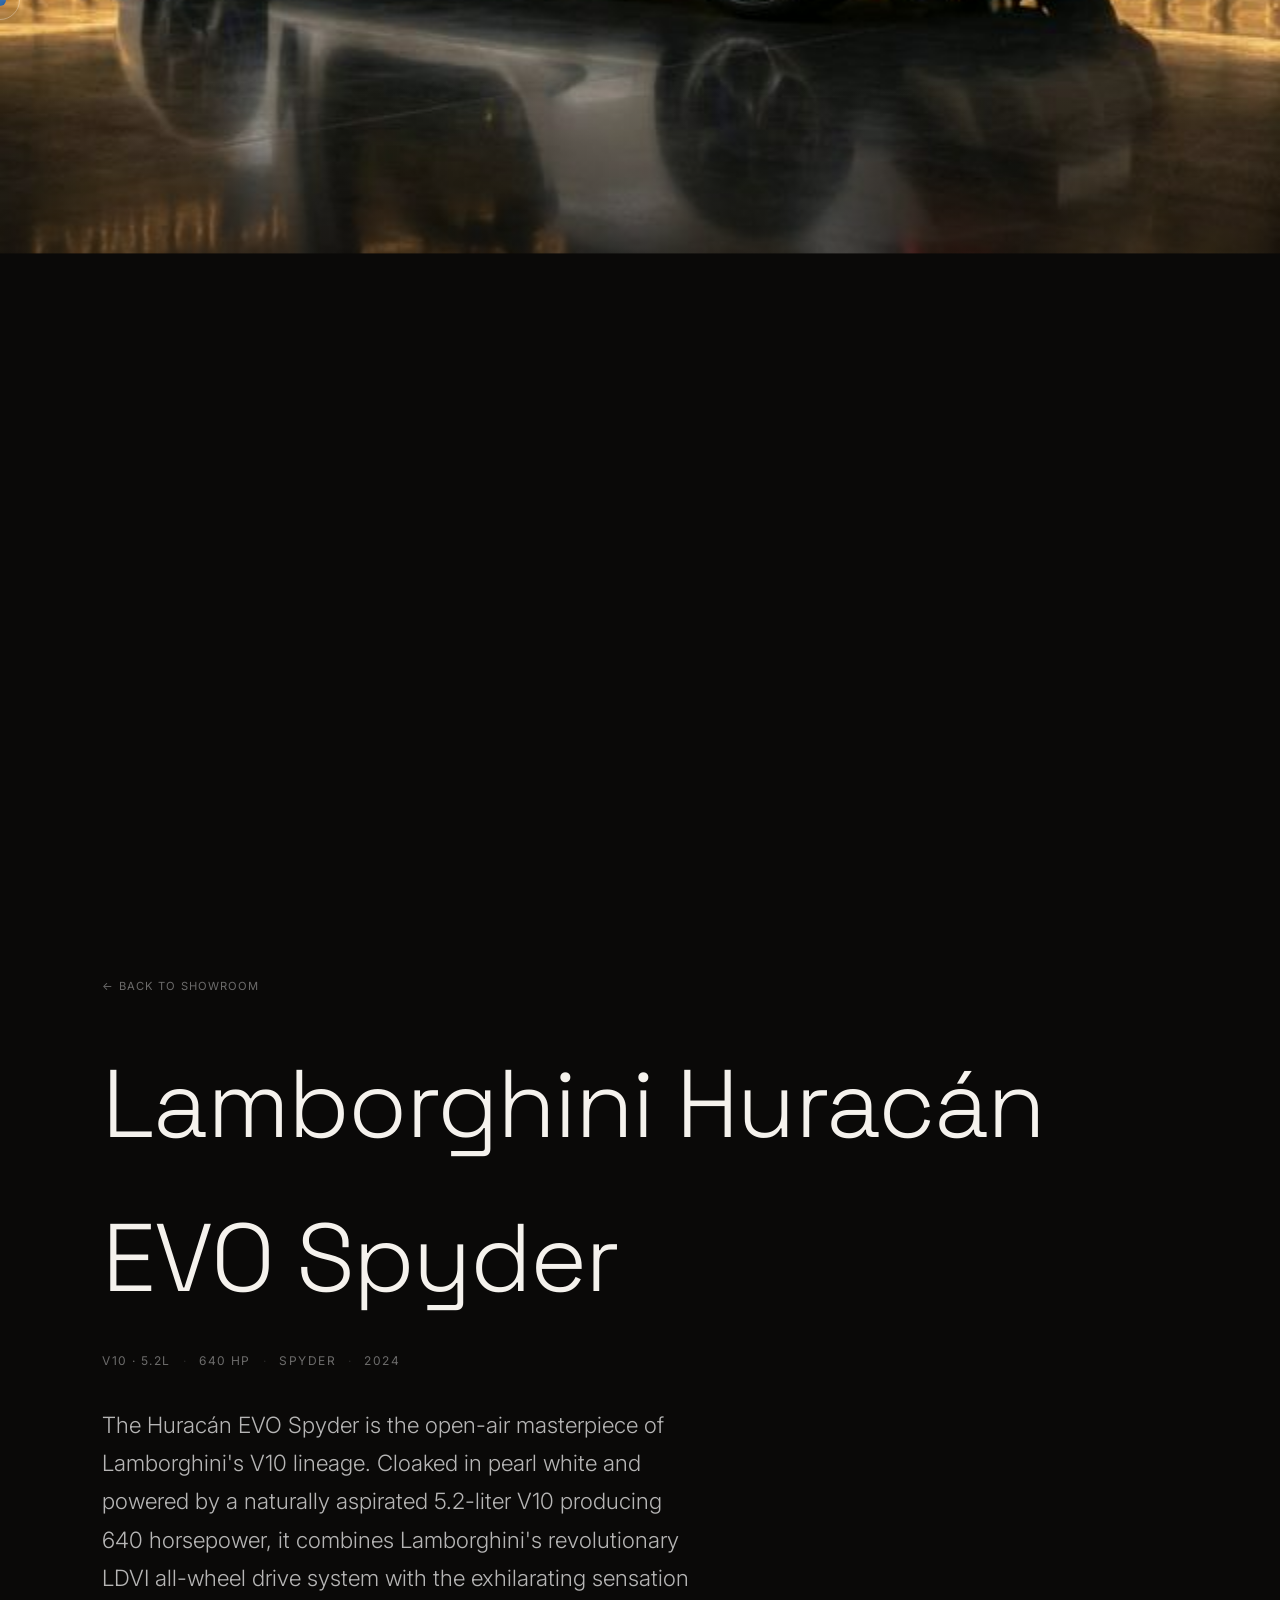
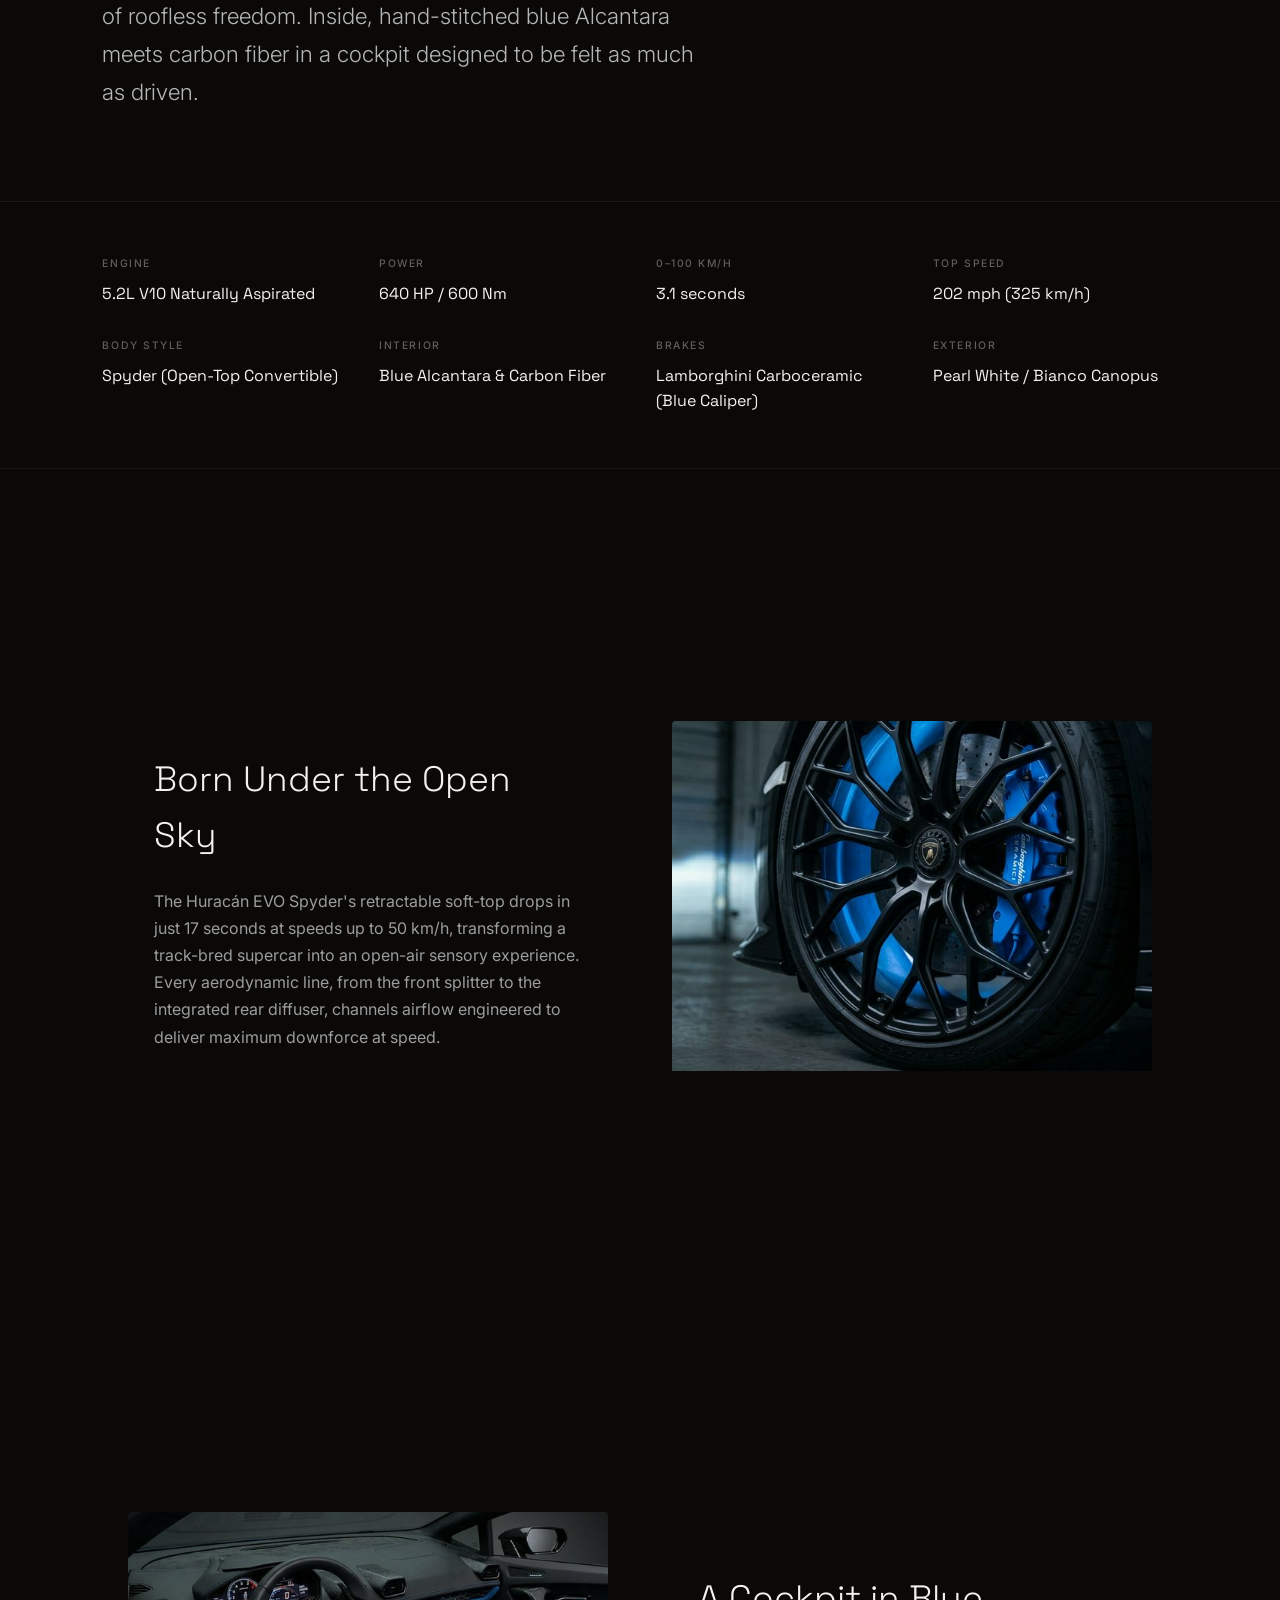
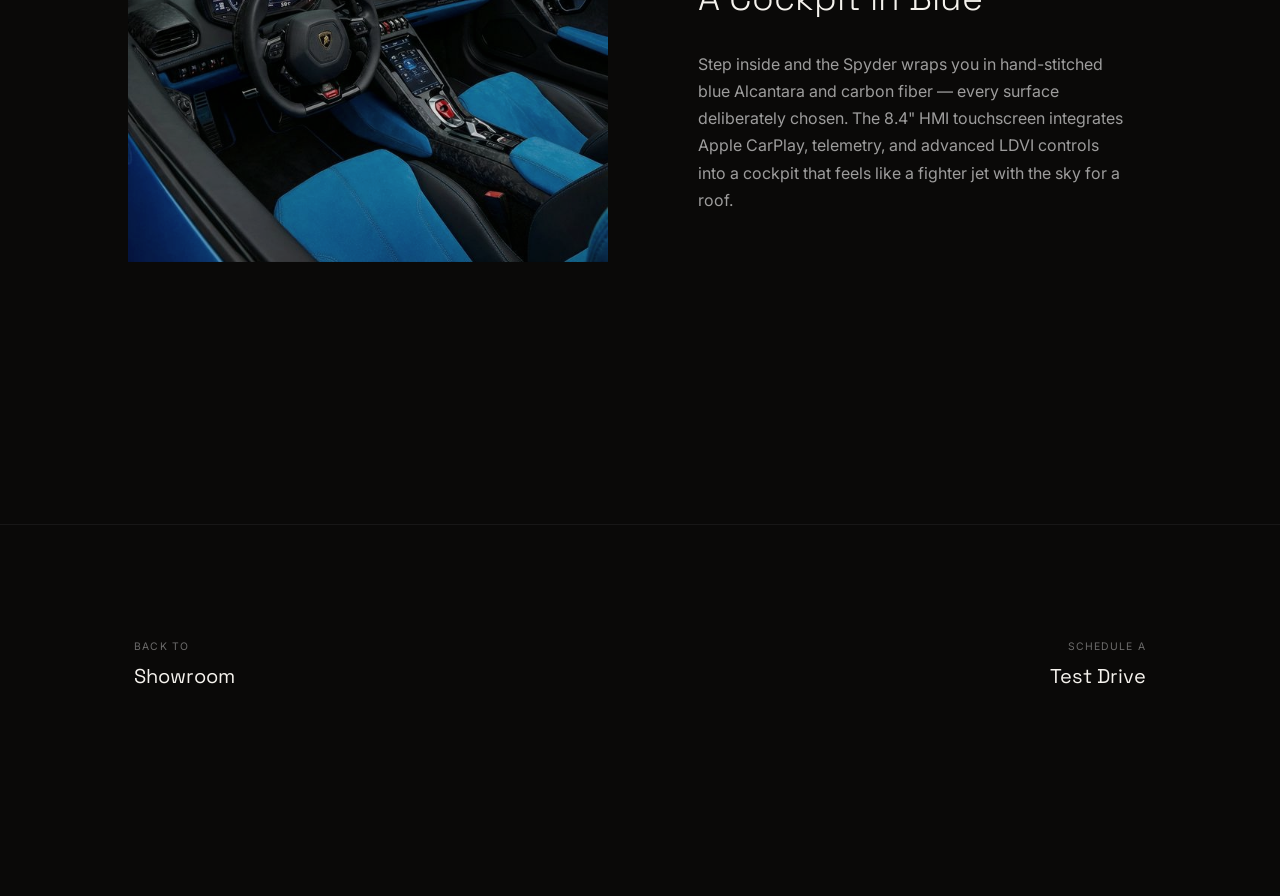
<file: project-desert-horizon.html>
<!DOCTYPE html>
<html lang="en">

<head>
    <meta charset="UTF-8">
    <meta name="viewport" content="width=device-width, initial-scale=1.0">
    <title>Lamborghini Huracán EVO Spyder — V10 640HP | EL ZINY</title>
    <meta name="description"
        content="Lamborghini Huracán EVO Spyder — 5.2L V10, 640 HP, pearl white exterior, blue Alcantara interior. 0–100 in 3.1s. Available now at EL ZINY exotic automobiles.">
    <meta name="keywords"
        content="Lamborghini Huracan EVO Spyder for sale, Huracan EVO V10, Lamborghini Spyder, pearl white Lamborghini, exotic car for sale, EL ZINY">
    <meta name="robots" content="index, follow">
    <link rel="canonical" href="https://elziny.com/project-desert-horizon.html">

    <!-- Open Graph -->
    <meta property="og:type" content="product">
    <meta property="og:site_name" content="EL ZINY">
    <meta property="og:title" content="Lamborghini Huracán EVO Spyder — V10 640HP | EL ZINY">
    <meta property="og:description"
        content="5.2L V10, 640 HP, pearl white, blue Alcantara interior. 0–100 in 3.1 seconds. Available at EL ZINY.">
    <meta property="og:image" content="https://elziny.com/assets/images/huracan_spyder_rear.jpg">
    <meta property="og:url" content="https://elziny.com/project-desert-horizon.html">

    <!-- Twitter Card -->
    <meta name="twitter:card" content="summary_large_image">
    <meta name="twitter:title" content="Lamborghini Huracán EVO Spyder — V10 640HP | EL ZINY">
    <meta name="twitter:description"
        content="5.2L V10, 640 HP, pearl white, blue Alcantara interior. 0–100 in 3.1 seconds. Available at EL ZINY.">
    <meta name="twitter:image" content="https://elziny.com/assets/images/huracan_spyder_rear.jpg">

    <!-- JSON-LD: Product -->
    <script type="application/ld+json">
    {
      "@context": "https://schema.org",
      "@type": "Product",
      "name": "Lamborghini Huracán EVO Spyder",
      "description": "Open-air V10 supercar producing 640 HP, pearl white exterior, blue Alcantara interior. 0–100 km/h in 3.1 seconds.",
      "brand": { "@type": "Brand", "name": "Lamborghini" },
      "image": "https://elziny.com/assets/images/huracan_spyder_rear.jpg",
      "url": "https://elziny.com/project-desert-horizon.html",
      "category": "Exotic Automobiles",
      "color": "Pearl White / Bianco Canopus",
      "vehicleEngine": { "@type": "EngineSpecification", "engineType": "V10 5.2L Naturally Aspirated", "enginePower": "640 HP" },
      "offers": {
        "@type": "Offer",
        "availability": "https://schema.org/InStock",
        "seller": { "@type": "Organization", "name": "EL ZINY" }
      }
    }
    </script>

    <link rel="preconnect" href="https://fonts.googleapis.com">
    <link rel="preconnect" href="https://fonts.gstatic.com" crossorigin>
    <link
        href="https://fonts.googleapis.com/css2?family=Inter:wght@300;400;500;600&family=Space+Grotesk:wght@300;400;500;600&display=swap"
        rel="stylesheet">
    <link rel="stylesheet" href="styles.css">
</head>

<body class="project-page">
    <div class="cursor"></div>
    <div class="cursor-follower"></div>

    <!-- Curtain Transition Overlay -->
    <div class="page-transition-curtain">
        <div class="curtain-panel curtain-panel-1"></div>
        <div class="curtain-panel curtain-panel-2"></div>
        <div class="curtain-panel curtain-panel-3"></div>
        <div class="curtain-label">EL ZINY</div>
    </div>
    <!-- Full-Screen Hero -->
    <section class="project-hero" data-speed="0.5">
        <div class="hero-image-wrapper">
            <img src="assets/images/huracan_spyder_rear.jpg" alt="Lamborghini Huracán EVO Spyder" data-speed="0.3">
        </div>
        <div class="project-hero-overlay"></div>
    </section>

    <!-- Vehicle Identity -->
    <section class="project-identity">
        <a href="archive.html" class="back-to-archive reveal-text">← Back to Showroom</a>
        <h1 class="project-title reveal-text">Lamborghini Huracán EVO Spyder</h1>
        <div class="project-meta-line reveal-text delay-1">
            <span>V10 · 5.2L</span>
            <span class="separator">·</span>
            <span>640 HP</span>
            <span class="separator">·</span>
            <span>Spyder</span>
            <span class="separator">·</span>
            <span>2024</span>
        </div>
    </section>

    <!-- Vehicle Statement -->
    <section class="project-statement">
        <div class="statement-content reveal-text delay-2">
            <p>The Huracán EVO Spyder is the open-air masterpiece of Lamborghini's V10 lineage. Cloaked in pearl white
                and powered by a naturally aspirated 5.2-liter V10 producing 640 horsepower, it combines Lamborghini's
                revolutionary LDVI all-wheel drive system with the exhilarating sensation of roofless freedom. Inside,
                hand-stitched blue Alcantara meets carbon fiber in a cockpit designed to be felt as much as driven.</p>
        </div>
    </section>

    <!-- Vehicle Specs Grid -->
    <section class="project-specs">
        <div class="specs-grid">
            <div class="spec-item reveal-text delay-1">
                <span class="spec-label">Engine</span>
                <span class="spec-value">5.2L V10 Naturally Aspirated</span>
            </div>
            <div class="spec-item reveal-text delay-2">
                <span class="spec-label">Power</span>
                <span class="spec-value">640 HP / 600 Nm</span>
            </div>
            <div class="spec-item reveal-text delay-3">
                <span class="spec-label">0–100 km/h</span>
                <span class="spec-value">3.1 seconds</span>
            </div>
            <div class="spec-item reveal-text delay-4">
                <span class="spec-label">Top Speed</span>
                <span class="spec-value">202 mph (325 km/h)</span>
            </div>
            <div class="spec-item reveal-text delay-1">
                <span class="spec-label">Body Style</span>
                <span class="spec-value">Spyder (Open-Top Convertible)</span>
            </div>
            <div class="spec-item reveal-text delay-2">
                <span class="spec-label">Interior</span>
                <span class="spec-value">Blue Alcantara &amp; Carbon Fiber</span>
            </div>
            <div class="spec-item reveal-text delay-3">
                <span class="spec-label">Brakes</span>
                <span class="spec-value">Lamborghini Carboceramic (Blue Caliper)</span>
            </div>
            <div class="spec-item reveal-text delay-4">
                <span class="spec-label">Exterior</span>
                <span class="spec-value">Pearl White / Bianco Canopus</span>
            </div>
        </div>
    </section>

    <!-- Image Gallery -->
    <section class="project-gallery">
        <figure class="gallery-image full parallax-image-container">
            <div class="parallax-image-wrapper" data-speed="0.1">
                <img src="assets/images/huracan_spyder_front.jpg" alt="Lamborghini Huracán EVO Spyder front night shot">
            </div>
        </figure>

        <div class="gallery-text-grid reveal-text">
            <div class="text-col">
                <h2>Born Under the Open Sky</h2>
                <p>The Huracán EVO Spyder's retractable soft-top drops in just 17 seconds at speeds up to 50 km/h,
                    transforming a track-bred supercar into an open-air sensory experience. Every aerodynamic line, from
                    the front splitter to the integrated rear diffuser, channels airflow engineered to deliver maximum
                    downforce at speed.</p>
            </div>
            <div class="image-col parallax-image-container">
                <div class="parallax-image-wrapper" data-speed="0.05">
                    <img src="assets/images/huracan_spyder_wheel.jpg"
                        alt="Lamborghini Huracán EVO Spyder blue brake caliper">
                </div>
            </div>
        </div>

        <figure class="gallery-image full parallax-image-container">
            <div class="parallax-image-wrapper" data-speed="0.1">
                <img src="assets/images/huracan_spyder_interior.jpg" alt="Huracán EVO Spyder blue Alcantara cockpit">
            </div>
        </figure>

        <div class="gallery-pair">
            <figure class="gallery-image parallax-image-container offset-down">
                <div class="parallax-image-wrapper" data-speed="0.05">
                    <img src="assets/images/huracan_spyder_seats.jpg"
                        alt="Huracán EVO Spyder blue Alcantara racing seats">
                </div>
                <figcaption class="image-caption reveal-text">Crafted Interior</figcaption>
            </figure>
            <figure class="gallery-image parallax-image-container offset-up">
                <div class="parallax-image-wrapper" data-speed="0.2">
                    <img src="assets/images/huracan_spyder_rear.jpg"
                        alt="Lamborghini Huracán EVO Spyder rear with open doors">
                </div>
                <figcaption class="image-caption reveal-text">Open Air</figcaption>
            </figure>
        </div>

        <div class="gallery-text-grid reveal-text invert">
            <div class="image-col parallax-image-container">
                <div class="parallax-image-wrapper" data-speed="0.05">
                    <img src="assets/images/huracan_spyder_interior.jpg" alt="Huracán EVO Spyder blue interior"
                        style="filter: grayscale(20%); opacity: 0.85;">
                </div>
            </div>
            <div class="text-col">
                <h2>A Cockpit in Blue</h2>
                <p>Step inside and the Spyder wraps you in hand-stitched blue Alcantara and carbon fiber — every surface
                    deliberately chosen. The 8.4" HMI touchscreen integrates Apple CarPlay, telemetry, and advanced LDVI
                    controls into a cockpit that feels like a fighter jet with the sky for a roof.</p>
            </div>
        </div>

        <figure class="gallery-image full parallax-image-container">
            <div class="parallax-image-wrapper" data-speed="0.1">
                <img src="assets/images/huracan_spyder_front.jpg" alt="Huracán EVO Spyder in the showroom">
            </div>
        </figure>
    </section>

    <!-- Vehicle Close -->
    <section class="project-close">
        <div class="project-nav">
            <a href="archive.html" class="nav-link prev reveal-text">
                <span class="nav-label">Back to</span>
                <span class="nav-title">Showroom</span>
            </a>
            <a href="contact.html" class="nav-link next reveal-text delay-1">
                <span class="nav-label">Schedule a</span>
                <span class="nav-title">Test Drive</span>
            </a>
        </div>
    </section>

    <!-- Navigation -->
    <div class="nav-container">
        <nav class="global-nav">
            <ul>
                <li><a href="index.html">Home</a></li>
                <li><a href="about.html">About</a></li>
                <li><a href="archive.html">Showroom</a></li>
                <li><a href="configurator.html">Configure</a></li>
                    <li><a href="contact.html">Contact</a></li>
            </ul>
        </nav>
    </div>
    <script src="scripts.js?v=11"></script>
</body>

</html>
</file>
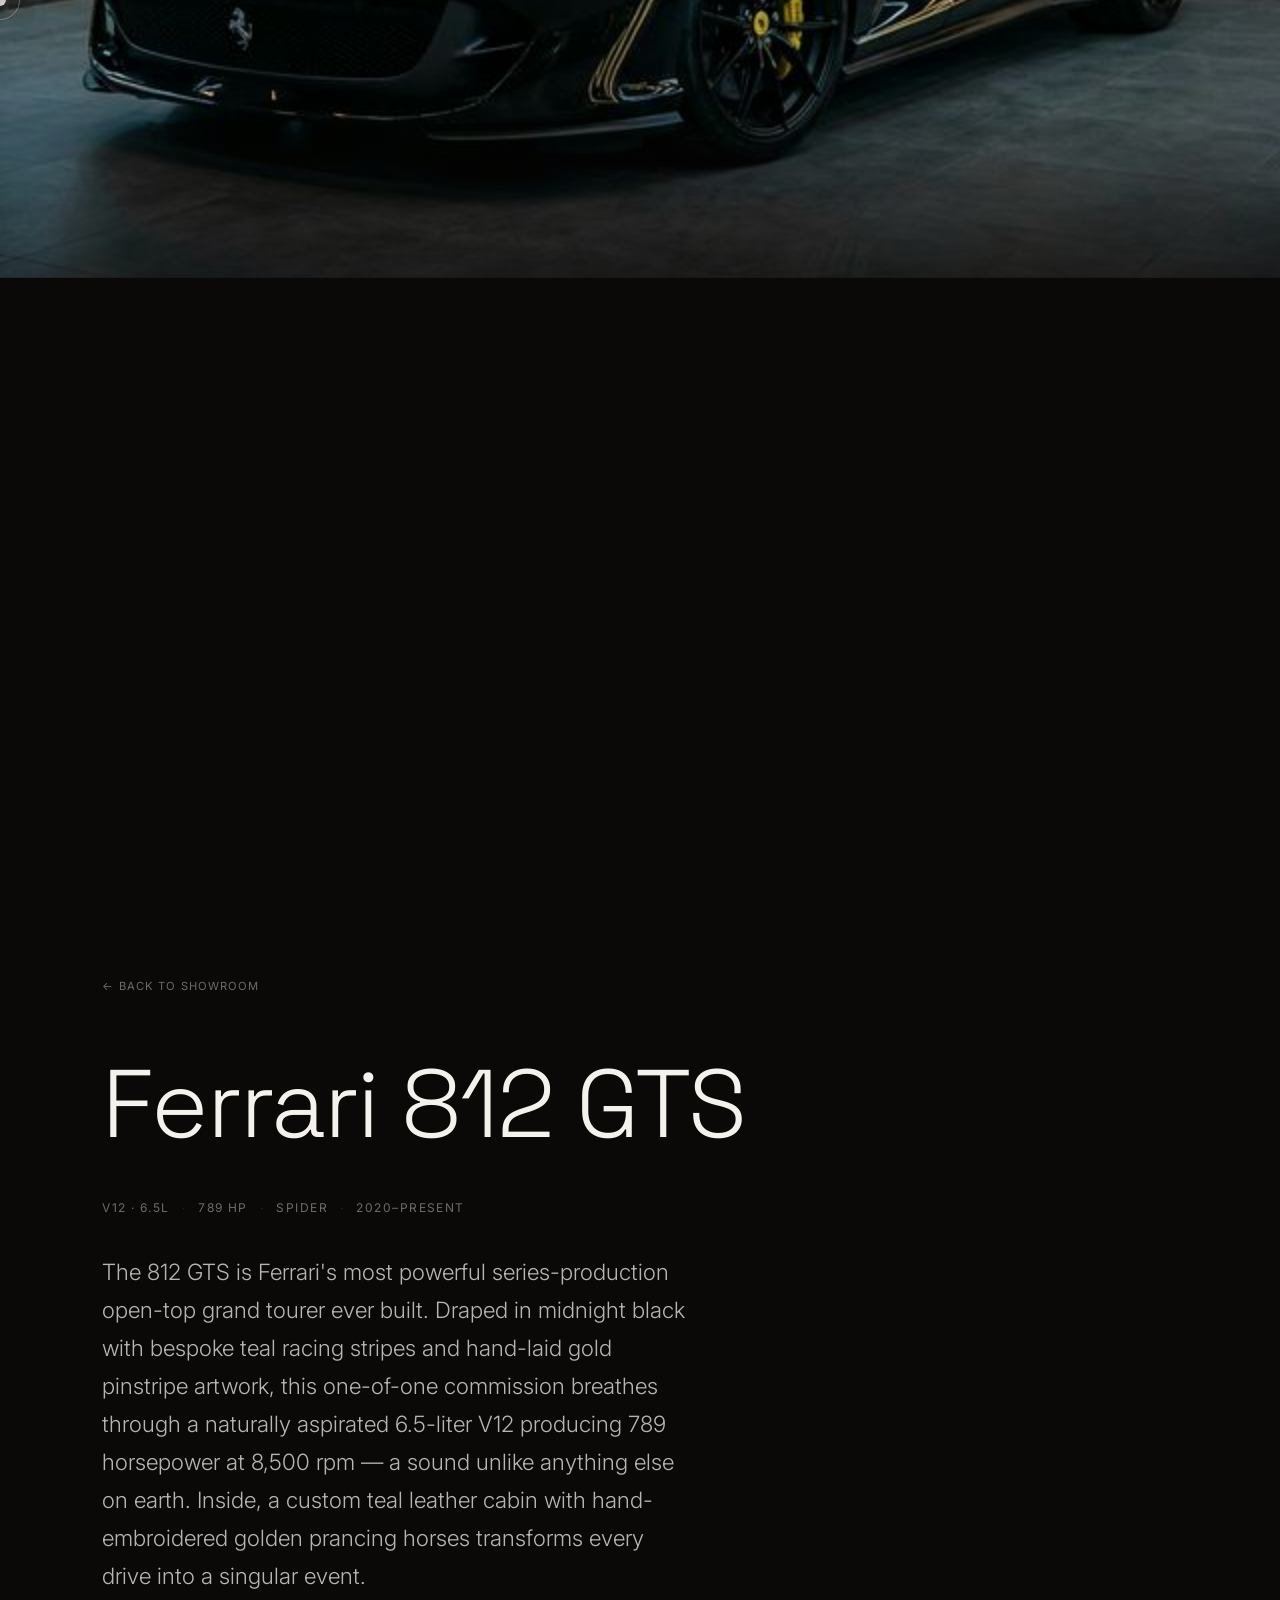
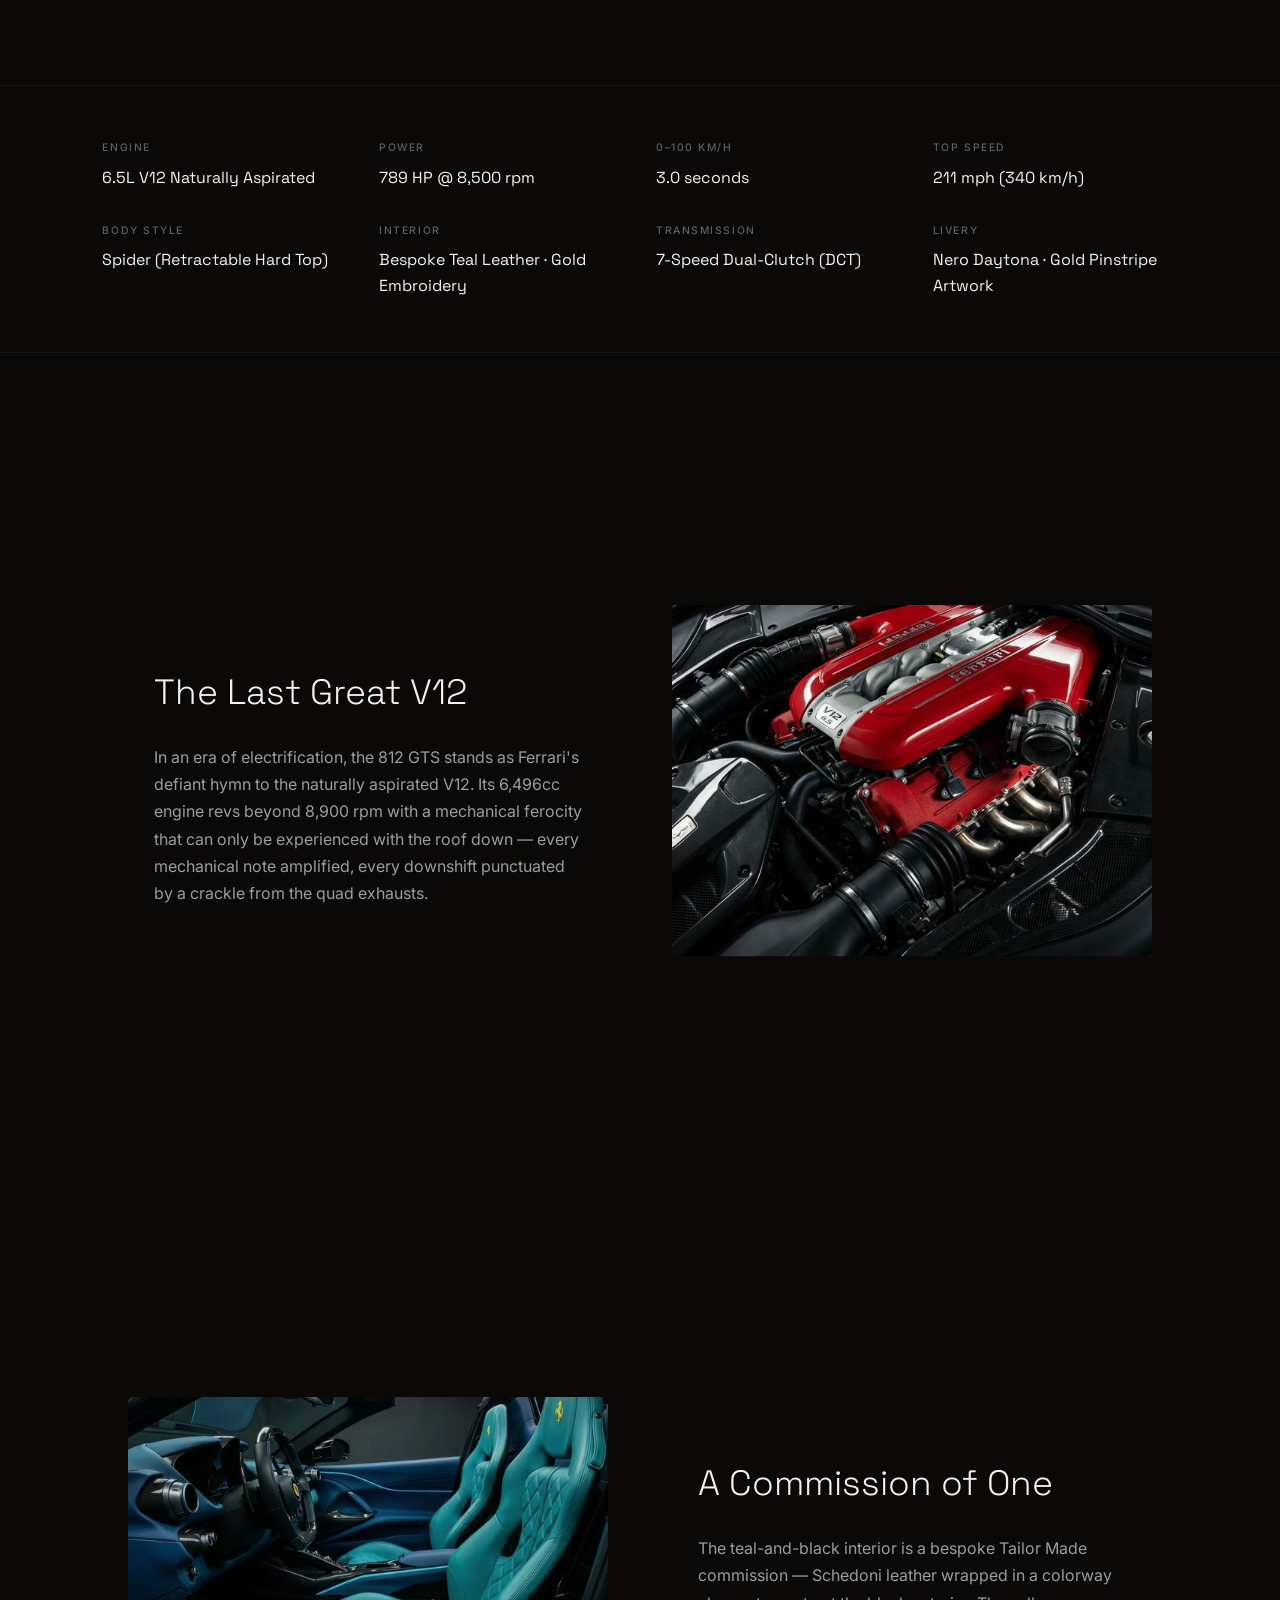
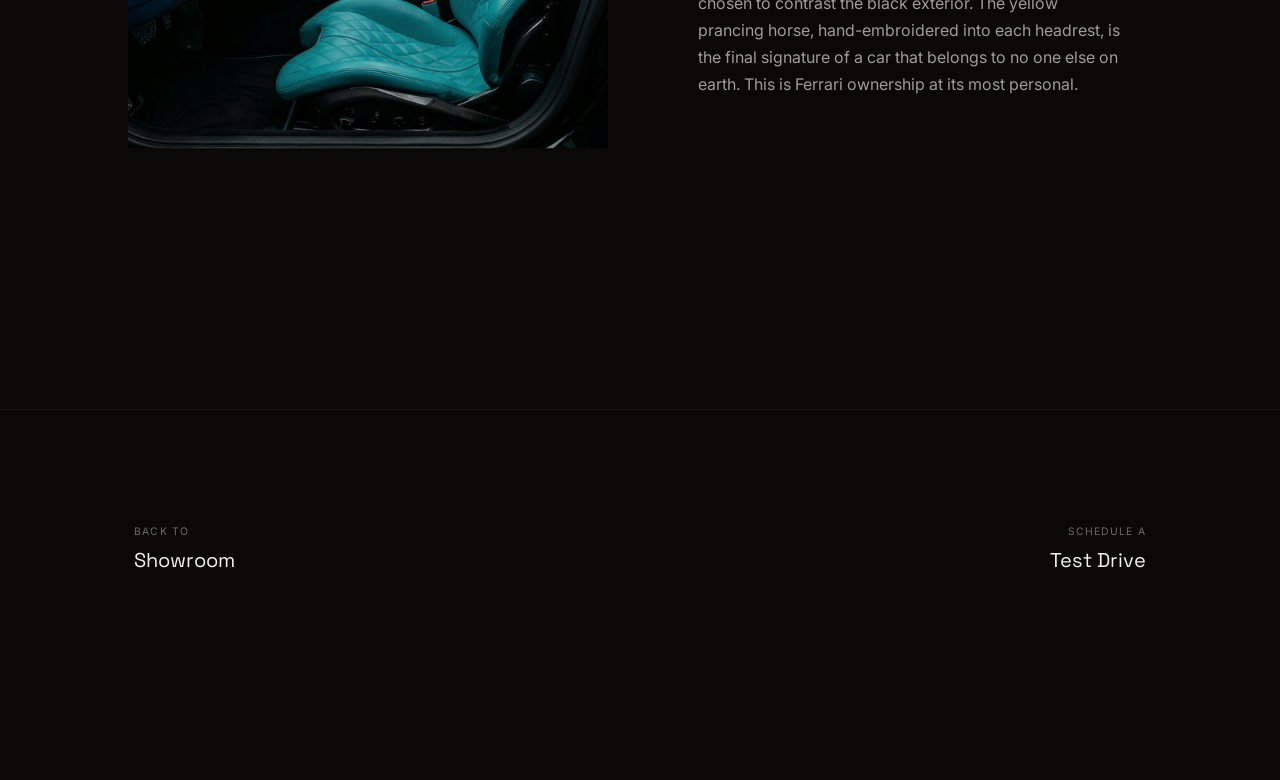
<file: project-ferrari-812-gts.html>
<!DOCTYPE html>
<html lang="en">

<head>
    <meta charset="UTF-8">
    <meta name="viewport" content="width=device-width, initial-scale=1.0">
    <title>Ferrari 812 GTS — V12 789HP Bespoke Commission | EL ZINY</title>
    <meta name="description"
        content="Ferrari 812 GTS — 6.5L naturally aspirated V12, 789 HP @ 8,500 rpm. Bespoke Nero Daytona with teal interior & gold pinstripe. Available at EL ZINY exotic automobiles.">
    <meta name="keywords"
        content="Ferrari 812 GTS for sale, Ferrari V12 spider, Ferrari 812 GTS bespoke, naturally aspirated Ferrari, exotic car for sale, EL ZINY">
    <meta name="robots" content="index, follow">
    <link rel="canonical" href="https://elziny.com/project-ferrari-812-gts.html">

    <!-- Open Graph -->
    <meta property="og:type" content="product">
    <meta property="og:site_name" content="EL ZINY">
    <meta property="og:title" content="Ferrari 812 GTS — V12 789HP Bespoke Commission | EL ZINY">
    <meta property="og:description"
        content="6.5L V12, 789 HP @ 8,500 rpm. Bespoke Nero Daytona with teal interior & gold pinstripe artwork. Available at EL ZINY.">
    <meta property="og:image" content="https://elziny.com/assets/images/ferrari_812_gts_front.jpg">
    <meta property="og:url" content="https://elziny.com/project-ferrari-812-gts.html">

    <!-- Twitter Card -->
    <meta name="twitter:card" content="summary_large_image">
    <meta name="twitter:title" content="Ferrari 812 GTS — V12 789HP Bespoke Commission | EL ZINY">
    <meta name="twitter:description"
        content="6.5L V12, 789 HP @ 8,500 rpm. Bespoke Nero Daytona, teal interior, gold pinstripe. Available at EL ZINY.">
    <meta name="twitter:image" content="https://elziny.com/assets/images/ferrari_812_gts_front.jpg">

    <!-- JSON-LD: Product -->
    <script type="application/ld+json">
    {
      "@context": "https://schema.org",
      "@type": "Product",
      "name": "Ferrari 812 GTS",
      "description": "Ferrari's most powerful series-production open-top grand tourer. 6.5L V12, 789 HP @ 8,500 rpm. Bespoke Nero Daytona with teal leather cabin and hand-embroidered golden prancing horses.",
      "brand": { "@type": "Brand", "name": "Ferrari" },
      "image": "https://elziny.com/assets/images/ferrari_812_gts_front.jpg",
      "url": "https://elziny.com/project-ferrari-812-gts.html",
      "category": "Exotic Automobiles",
      "color": "Nero Daytona",
      "vehicleEngine": { "@type": "EngineSpecification", "engineType": "V12 6.5L Naturally Aspirated", "enginePower": "789 HP" },
      "offers": {
        "@type": "Offer",
        "availability": "https://schema.org/InStock",
        "seller": { "@type": "Organization", "name": "EL ZINY" }
      }
    }
    </script>

    <link rel="preconnect" href="https://fonts.googleapis.com">
    <link rel="preconnect" href="https://fonts.gstatic.com" crossorigin>
    <link
        href="https://fonts.googleapis.com/css2?family=Inter:wght@300;400;500;600&family=Space+Grotesk:wght@300;400;500;600&display=swap"
        rel="stylesheet">
    <link rel="stylesheet" href="styles.css">
</head>

<body class="project-page">
    <div class="cursor"></div>
    <div class="cursor-follower"></div>

    <!-- Curtain Transition Overlay -->
    <div class="page-transition-curtain">
        <div class="curtain-panel curtain-panel-1"></div>
        <div class="curtain-panel curtain-panel-2"></div>
        <div class="curtain-panel curtain-panel-3"></div>
        <div class="curtain-label">EL ZINY</div>
    </div>

    <!-- Full-Screen Hero -->
    <section class="project-hero" data-speed="0.5">
        <div class="hero-image-wrapper">
            <img src="assets/images/ferrari_812_gts_front.jpg" alt="Ferrari 812 GTS Black" data-speed="0.3">
        </div>
        <div class="project-hero-overlay"></div>
    </section>

    <!-- Vehicle Identity -->
    <section class="project-identity">
        <a href="archive.html" class="back-to-archive reveal-text">← Back to Showroom</a>
        <h1 class="project-title reveal-text">Ferrari 812 GTS</h1>
        <div class="project-meta-line reveal-text delay-1">
            <span>V12 · 6.5L</span>
            <span class="separator">·</span>
            <span>789 HP</span>
            <span class="separator">·</span>
            <span>Spider</span>
            <span class="separator">·</span>
            <span>2020–Present</span>
        </div>
    </section>

    <!-- Vehicle Statement -->
    <section class="project-statement">
        <div class="statement-content reveal-text delay-2">
            <p>The 812 GTS is Ferrari's most powerful series-production open-top grand tourer ever built. Draped in
                midnight black with bespoke teal racing stripes and hand-laid gold pinstripe artwork, this one-of-one
                commission breathes through a naturally aspirated 6.5-liter V12 producing 789 horsepower at
                8,500 rpm — a sound unlike anything else on earth. Inside, a custom teal leather cabin
                with hand-embroidered golden prancing horses transforms every drive into a singular event.</p>
        </div>
    </section>

    <!-- Vehicle Specs Grid -->
    <section class="project-specs">
        <div class="specs-grid">
            <div class="spec-item reveal-text delay-1">
                <span class="spec-label">Engine</span>
                <span class="spec-value">6.5L V12 Naturally Aspirated</span>
            </div>
            <div class="spec-item reveal-text delay-2">
                <span class="spec-label">Power</span>
                <span class="spec-value">789 HP @ 8,500 rpm</span>
            </div>
            <div class="spec-item reveal-text delay-3">
                <span class="spec-label">0–100 km/h</span>
                <span class="spec-value">3.0 seconds</span>
            </div>
            <div class="spec-item reveal-text delay-4">
                <span class="spec-label">Top Speed</span>
                <span class="spec-value">211 mph (340 km/h)</span>
            </div>
            <div class="spec-item reveal-text delay-1">
                <span class="spec-label">Body Style</span>
                <span class="spec-value">Spider (Retractable Hard Top)</span>
            </div>
            <div class="spec-item reveal-text delay-2">
                <span class="spec-label">Interior</span>
                <span class="spec-value">Bespoke Teal Leather · Gold Embroidery</span>
            </div>
            <div class="spec-item reveal-text delay-3">
                <span class="spec-label">Transmission</span>
                <span class="spec-value">7-Speed Dual-Clutch (DCT)</span>
            </div>
            <div class="spec-item reveal-text delay-4">
                <span class="spec-label">Livery</span>
                <span class="spec-value">Nero Daytona · Gold Pinstripe Artwork</span>
            </div>
        </div>
    </section>

    <!-- Image Gallery -->
    <section class="project-gallery">
        <figure class="gallery-image full parallax-image-container">
            <div class="parallax-image-wrapper" data-speed="0.1">
                <img src="assets/images/ferrari_812_gts_rear.jpg" alt="Ferrari 812 GTS rear view open top">
            </div>
        </figure>

        <div class="gallery-text-grid reveal-text">
            <div class="text-col">
                <h2>The Last Great V12</h2>
                <p>In an era of electrification, the 812 GTS stands as Ferrari's defiant hymn to the naturally
                    aspirated V12. Its 6,496cc engine revs beyond 8,900 rpm with a mechanical ferocity that can
                    only be experienced with the roof down — every mechanical note amplified, every downshift
                    punctuated by a crackle from the quad exhausts.</p>
            </div>
            <div class="image-col parallax-image-container">
                <div class="parallax-image-wrapper" data-speed="0.05">
                    <img src="assets/images/ferrari_812_gts_engine.jpg" alt="Ferrari 812 GTS 6.5L V12 engine bay">
                </div>
            </div>
        </div>

        <figure class="gallery-image full parallax-image-container">
            <div class="parallax-image-wrapper" data-speed="0.1">
                <img src="assets/images/ferrari_812_gts_interior.jpg" alt="Ferrari 812 GTS bespoke teal interior">
            </div>
        </figure>

        <div class="gallery-pair">
            <figure class="gallery-image parallax-image-container offset-down">
                <div class="parallax-image-wrapper" data-speed="0.05">
                    <img src="assets/images/ferrari_812_gts_dashboard.jpg"
                        alt="Ferrari 812 GTS digital instrument cluster">
                </div>
                <figcaption class="image-caption reveal-text">812 GTS — Digital Soul</figcaption>
            </figure>
            <figure class="gallery-image parallax-image-container offset-up">
                <div class="parallax-image-wrapper" data-speed="0.2">
                    <img src="assets/images/ferrari_812_gts_front.jpg" alt="Ferrari 812 GTS front showroom view">
                </div>
                <figcaption class="image-caption reveal-text">Nero Daytona</figcaption>
            </figure>
        </div>

        <div class="gallery-text-grid reveal-text invert">
            <div class="image-col parallax-image-container">
                <div class="parallax-image-wrapper" data-speed="0.05">
                    <img src="assets/images/ferrari_812_gts_interior.jpg" alt="Ferrari 812 GTS teal cabin"
                        style="filter: grayscale(10%); opacity: 0.9;">
                </div>
            </div>
            <div class="text-col">
                <h2>A Commission of One</h2>
                <p>The teal-and-black interior is a bespoke Tailor Made commission — Schedoni leather wrapped
                    in a colorway chosen to contrast the black exterior. The yellow prancing horse, hand-embroidered
                    into each headrest, is the final signature of a car that belongs to no one else on earth.
                    This is Ferrari ownership at its most personal.</p>
            </div>
        </div>

        <figure class="gallery-image full parallax-image-container">
            <div class="parallax-image-wrapper" data-speed="0.1">
                <img src="assets/images/ferrari_812_gts_rear.jpg" alt="Ferrari 812 GTS in EL ZINY showroom">
            </div>
        </figure>
    </section>

    <!-- Vehicle Close -->
    <section class="project-close">
        <div class="project-nav">
            <a href="archive.html" class="nav-link prev reveal-text">
                <span class="nav-label">Back to</span>
                <span class="nav-title">Showroom</span>
            </a>
            <a href="contact.html" class="nav-link next reveal-text delay-1">
                <span class="nav-label">Schedule a</span>
                <span class="nav-title">Test Drive</span>
            </a>
        </div>
    </section>

    <!-- Navigation -->
    <div class="nav-container">
        <nav class="global-nav">
            <ul>
                <li><a href="index.html">Home</a></li>
                <li><a href="about.html">About</a></li>
                <li><a href="archive.html">Showroom</a></li>
                <li><a href="configurator.html">Configure</a></li>
                    <li><a href="contact.html">Contact</a></li>
            </ul>
        </nav>
    </div>
    <script src="scripts.js?v=11"></script>
</body>

</html>
</file>
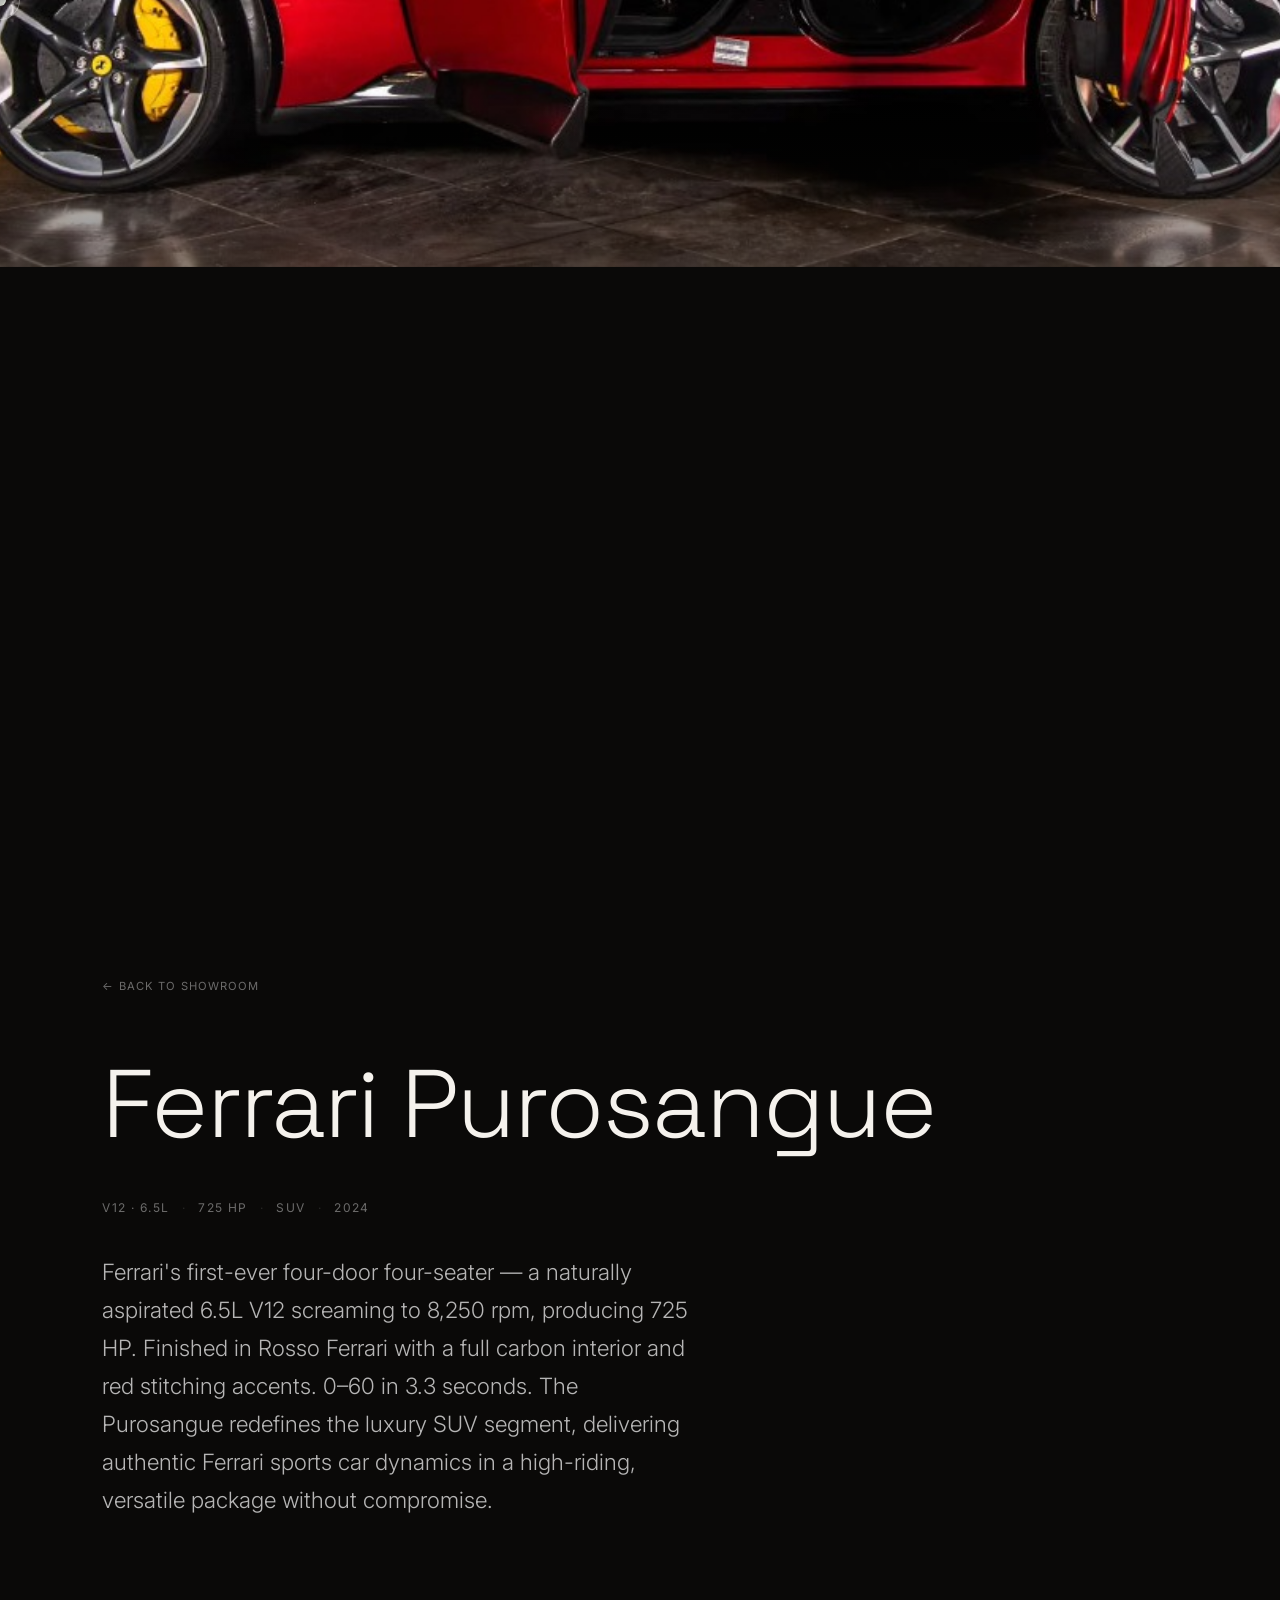
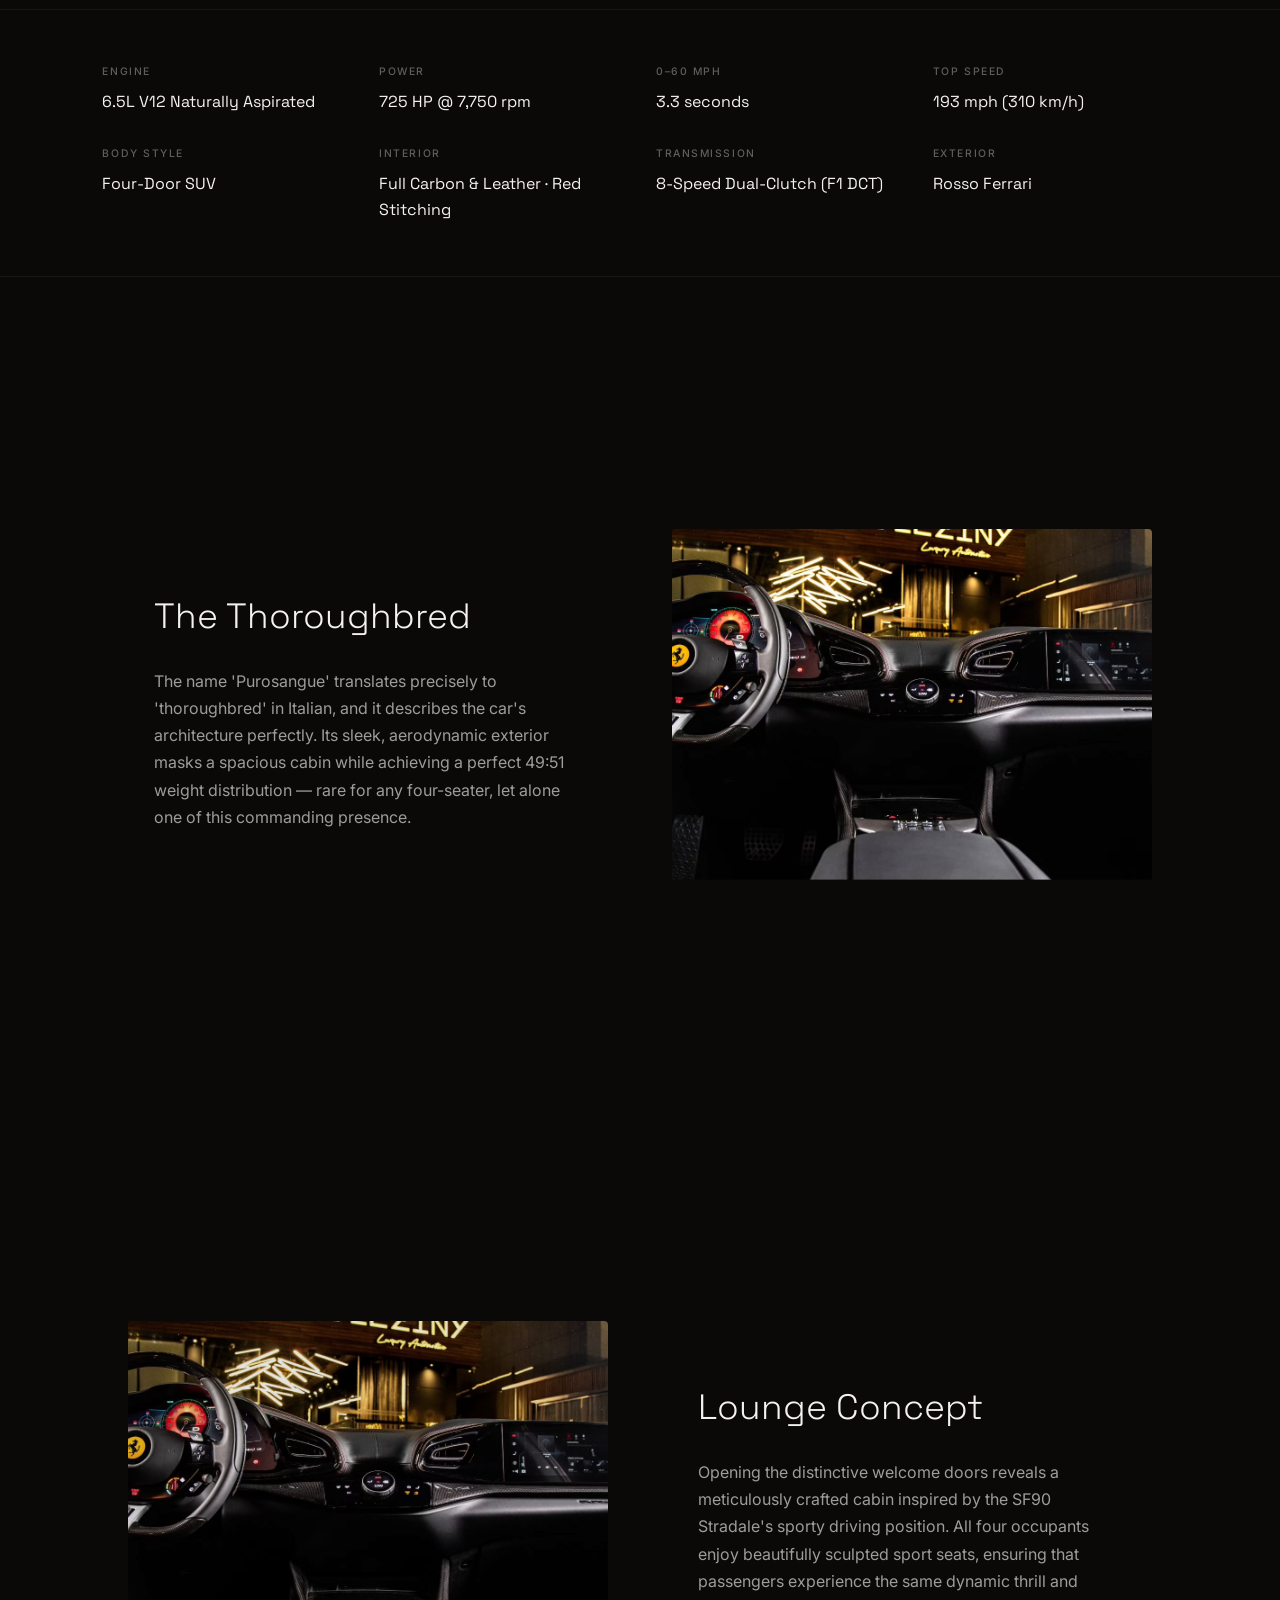
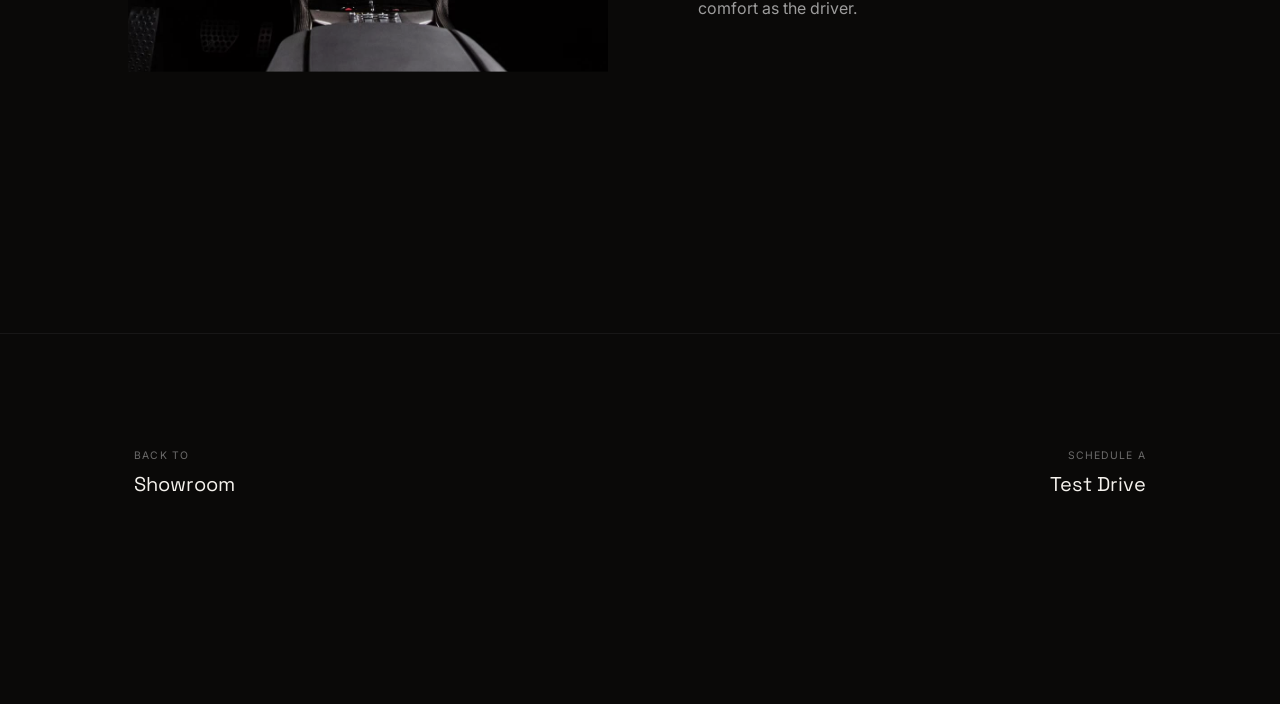
<file: project-ferrari-purosangue.html>
<!DOCTYPE html>
<html lang="en">

<head>
    <meta charset="UTF-8">
    <meta name="viewport" content="width=device-width, initial-scale=1.0">
    <title>Ferrari Purosangue — First Ferrari SUV, V12 725HP | EL ZINY</title>
    <meta name="description"
        content="Ferrari Purosangue — 6.5L naturally aspirated V12, 725 HP, Rosso Ferrari with full carbon interior. Ferrari's first-ever four-door. Available at EL ZINY exotic automobiles.">
    <meta name="keywords"
        content="Ferrari Purosangue for sale, Ferrari SUV, Purosangue V12, Rosso Ferrari SUV, luxury SUV for sale, Ferrari four door, EL ZINY">
    <meta name="robots" content="index, follow">
    <link rel="canonical" href="https://elziny.com/project-ferrari-purosangue.html">

    <!-- Open Graph -->
    <meta property="og:type" content="product">
    <meta property="og:site_name" content="EL ZINY">
    <meta property="og:title" content="Ferrari Purosangue — First Ferrari SUV, V12 725HP | EL ZINY">
    <meta property="og:description"
        content="6.5L V12, 725 HP, Rosso Ferrari, full carbon interior. Ferrari's first four-door. 0–60 in 3.3s. Available at EL ZINY.">
    <meta property="og:image" content="https://elziny.com/assets/images/purosangue_side_showroom.jpg">
    <meta property="og:url" content="https://elziny.com/project-ferrari-purosangue.html">

    <!-- Twitter Card -->
    <meta name="twitter:card" content="summary_large_image">
    <meta name="twitter:title" content="Ferrari Purosangue — First Ferrari SUV, V12 725HP | EL ZINY">
    <meta name="twitter:description"
        content="6.5L V12, 725 HP, Rosso Ferrari, full carbon interior. Ferrari's first four-door. Available at EL ZINY.">
    <meta name="twitter:image" content="https://elziny.com/assets/images/purosangue_side_showroom.jpg">

    <!-- JSON-LD: Product -->
    <script type="application/ld+json">
    {
      "@context": "https://schema.org",
      "@type": "Product",
      "name": "Ferrari Purosangue",
      "description": "Ferrari's first-ever four-door four-seater SUV. 6.5L V12 naturally aspirated, 725 HP @ 7,750 rpm. Rosso Ferrari exterior with full carbon interior and red stitching accents. 0–60 in 3.3 seconds.",
      "brand": { "@type": "Brand", "name": "Ferrari" },
      "image": "https://elziny.com/assets/images/purosangue_side_showroom.jpg",
      "url": "https://elziny.com/project-ferrari-purosangue.html",
      "category": "Exotic Automobiles",
      "color": "Rosso Ferrari",
      "vehicleEngine": { "@type": "EngineSpecification", "engineType": "V12 6.5L Naturally Aspirated", "enginePower": "725 HP" },
      "offers": {
        "@type": "Offer",
        "availability": "https://schema.org/InStock",
        "seller": { "@type": "Organization", "name": "EL ZINY" }
      }
    }
    </script>

    <link rel="preconnect" href="https://fonts.googleapis.com">
    <link rel="preconnect" href="https://fonts.gstatic.com" crossorigin>
    <link
        href="https://fonts.googleapis.com/css2?family=Inter:wght@300;400;500;600&family=Space+Grotesk:wght@300;400;500;600&display=swap"
        rel="stylesheet">
    <link rel="stylesheet" href="styles.css">
</head>

<body class="project-page">
    <div class="cursor"></div>
    <div class="cursor-follower"></div>

    <!-- Curtain Transition Overlay -->
    <div class="page-transition-curtain">
        <div class="curtain-panel curtain-panel-1"></div>
        <div class="curtain-panel curtain-panel-2"></div>
        <div class="curtain-panel curtain-panel-3"></div>
        <div class="curtain-label">EL ZINY</div>
    </div>

    <!-- Full-Screen Hero -->
    <section class="project-hero" data-speed="0.5">
        <div class="hero-image-wrapper">
            <img src="assets/images/purosangue_side_showroom.jpg" alt="Ferrari Purosangue Red" data-speed="0.3">
        </div>
        <div class="project-hero-overlay"></div>
    </section>

    <!-- Vehicle Identity -->
    <section class="project-identity">
        <a href="archive.html" class="back-to-archive reveal-text">← Back to Showroom</a>
        <h1 class="project-title reveal-text">Ferrari Purosangue</h1>
        <div class="project-meta-line reveal-text delay-1">
            <span>V12 · 6.5L</span>
            <span class="separator">·</span>
            <span>725 HP</span>
            <span class="separator">·</span>
            <span>SUV</span>
            <span class="separator">·</span>
            <span>2024</span>
        </div>
    </section>

    <!-- Vehicle Statement -->
    <section class="project-statement">
        <div class="statement-content reveal-text delay-2">
            <p>Ferrari's first-ever four-door four-seater — a naturally aspirated 6.5L V12 screaming to 8,250 rpm,
                producing 725 HP. Finished in Rosso Ferrari with a full carbon interior and red stitching accents. 0–60
                in 3.3 seconds. The Purosangue redefines the luxury SUV segment, delivering authentic Ferrari sports car
                dynamics in a high-riding, versatile package without compromise.</p>
        </div>
    </section>

    <!-- Vehicle Specs Grid -->
    <section class="project-specs">
        <div class="specs-grid">
            <div class="spec-item reveal-text delay-1">
                <span class="spec-label">Engine</span>
                <span class="spec-value">6.5L V12 Naturally Aspirated</span>
            </div>
            <div class="spec-item reveal-text delay-2">
                <span class="spec-label">Power</span>
                <span class="spec-value">725 HP @ 7,750 rpm</span>
            </div>
            <div class="spec-item reveal-text delay-3">
                <span class="spec-label">0–60 mph</span>
                <span class="spec-value">3.3 seconds</span>
            </div>
            <div class="spec-item reveal-text delay-4">
                <span class="spec-label">Top Speed</span>
                <span class="spec-value">193 mph (310 km/h)</span>
            </div>
            <div class="spec-item reveal-text delay-1">
                <span class="spec-label">Body Style</span>
                <span class="spec-value">Four-Door SUV</span>
            </div>
            <div class="spec-item reveal-text delay-2">
                <span class="spec-label">Interior</span>
                <span class="spec-value">Full Carbon & Leather · Red Stitching</span>
            </div>
            <div class="spec-item reveal-text delay-3">
                <span class="spec-label">Transmission</span>
                <span class="spec-value">8-Speed Dual-Clutch (F1 DCT)</span>
            </div>
            <div class="spec-item reveal-text delay-4">
                <span class="spec-label">Exterior</span>
                <span class="spec-value">Rosso Ferrari</span>
            </div>
        </div>
    </section>

    <!-- Image Gallery -->
    <section class="project-gallery">
        <figure class="gallery-image full parallax-image-container">
            <div class="parallax-image-wrapper" data-speed="0.1">
                <img src="assets/images/purosangue_side_showroom.jpg" alt="Ferrari Purosangue Side View">
            </div>
        </figure>

        <div class="gallery-text-grid reveal-text">
            <div class="text-col">
                <h2>The Thoroughbred</h2>
                <p>The name 'Purosangue' translates precisely to 'thoroughbred' in Italian, and it describes the car's
                    architecture perfectly. Its sleek, aerodynamic exterior masks a spacious cabin while achieving a
                    perfect 49:51 weight distribution — rare for any four-seater, let alone one of this commanding
                    presence.</p>
            </div>
            <div class="image-col parallax-image-container">
                <div class="parallax-image-wrapper" data-speed="0.05">
                    <img src="assets/images/_purosangue_correct_1.jpeg" alt="Ferrari Purosangue interior detail">
                </div>
            </div>
        </div>

        <figure class="gallery-image full parallax-image-container">
            <div class="parallax-image-wrapper" data-speed="0.1">
                <img src="assets/images/_purosangue_correct_2.jpeg" alt="Ferrari Purosangue interior dashboard">
            </div>
        </figure>

        <div class="gallery-pair">
            <figure class="gallery-image parallax-image-container offset-down">
                <div class="parallax-image-wrapper" data-speed="0.05">
                    <img src="assets/images/purosangue_side_showroom.jpg" alt="Ferrari Purosangue front details">
                </div>
                <figcaption class="image-caption reveal-text">Purosangue — V12 Symphony</figcaption>
            </figure>
            <figure class="gallery-image parallax-image-container offset-up">
                <div class="parallax-image-wrapper" data-speed="0.2">
                    <img src="assets/images/purosangue_side_showroom.jpg" alt="Ferrari Purosangue studio shot">
                </div>
                <figcaption class="image-caption reveal-text">Rosso Ferrari</figcaption>
            </figure>
        </div>

        <div class="gallery-text-grid reveal-text invert">
            <div class="image-col parallax-image-container">
                <div class="parallax-image-wrapper" data-speed="0.05">
                    <img src="assets/images/_purosangue_correct_1.jpeg" alt="Ferrari Purosangue interior detail"
                        style="filter: grayscale(10%); opacity: 0.9;">
                </div>
            </div>
            <div class="text-col">
                <h2>Lounge Concept</h2>
                <p>Opening the distinctive welcome doors reveals a meticulously crafted cabin inspired by the SF90
                    Stradale's sporty driving position. All four occupants enjoy beautifully sculpted sport seats,
                    ensuring that passengers experience the same dynamic thrill and comfort as the driver.</p>
            </div>
        </div>

        <figure class="gallery-image full parallax-image-container">
            <div class="parallax-image-wrapper" data-speed="0.1">
                <img src="assets/images/purosangue_side_showroom.jpg" alt="Ferrari Purosangue in EL ZINY showroom">
            </div>
        </figure>
    </section>

    <!-- Vehicle Close -->
    <section class="project-close">
        <div class="project-nav">
            <a href="archive.html" class="nav-link prev reveal-text">
                <span class="nav-label">Back to</span>
                <span class="nav-title">Showroom</span>
            </a>
            <a href="contact.html" class="nav-link next reveal-text delay-1">
                <span class="nav-label">Schedule a</span>
                <span class="nav-title">Test Drive</span>
            </a>
        </div>
    </section>

    <!-- Navigation -->
    <div class="nav-container">
        <nav class="global-nav">
            <ul>
                <li><a href="index.html">Home</a></li>
                <li><a href="about.html">About</a></li>
                <li><a href="archive.html">Showroom</a></li>
                <li><a href="configurator.html">Configure</a></li>
                    <li><a href="contact.html">Contact</a></li>
            </ul>
        </nav>
    </div>
    <script src="scripts.js?v=11"></script>
</body>

</html>
</file>
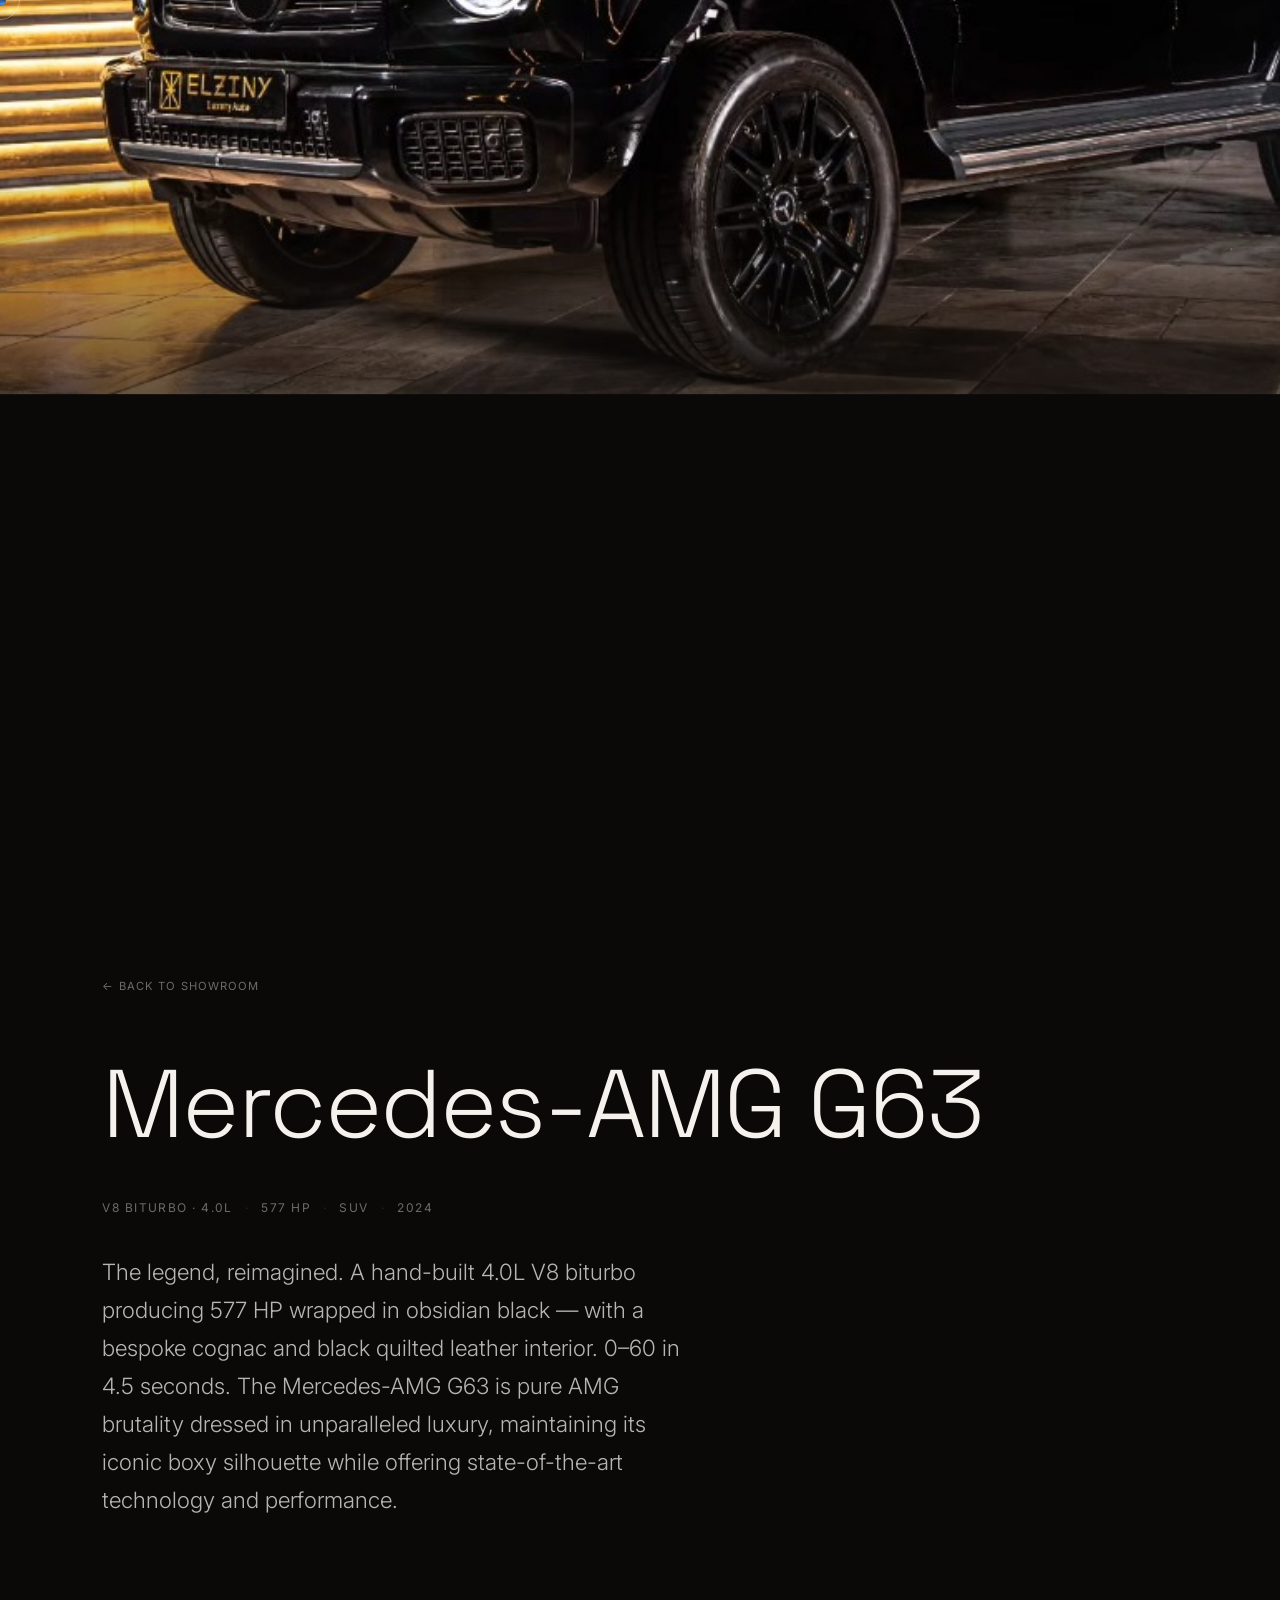
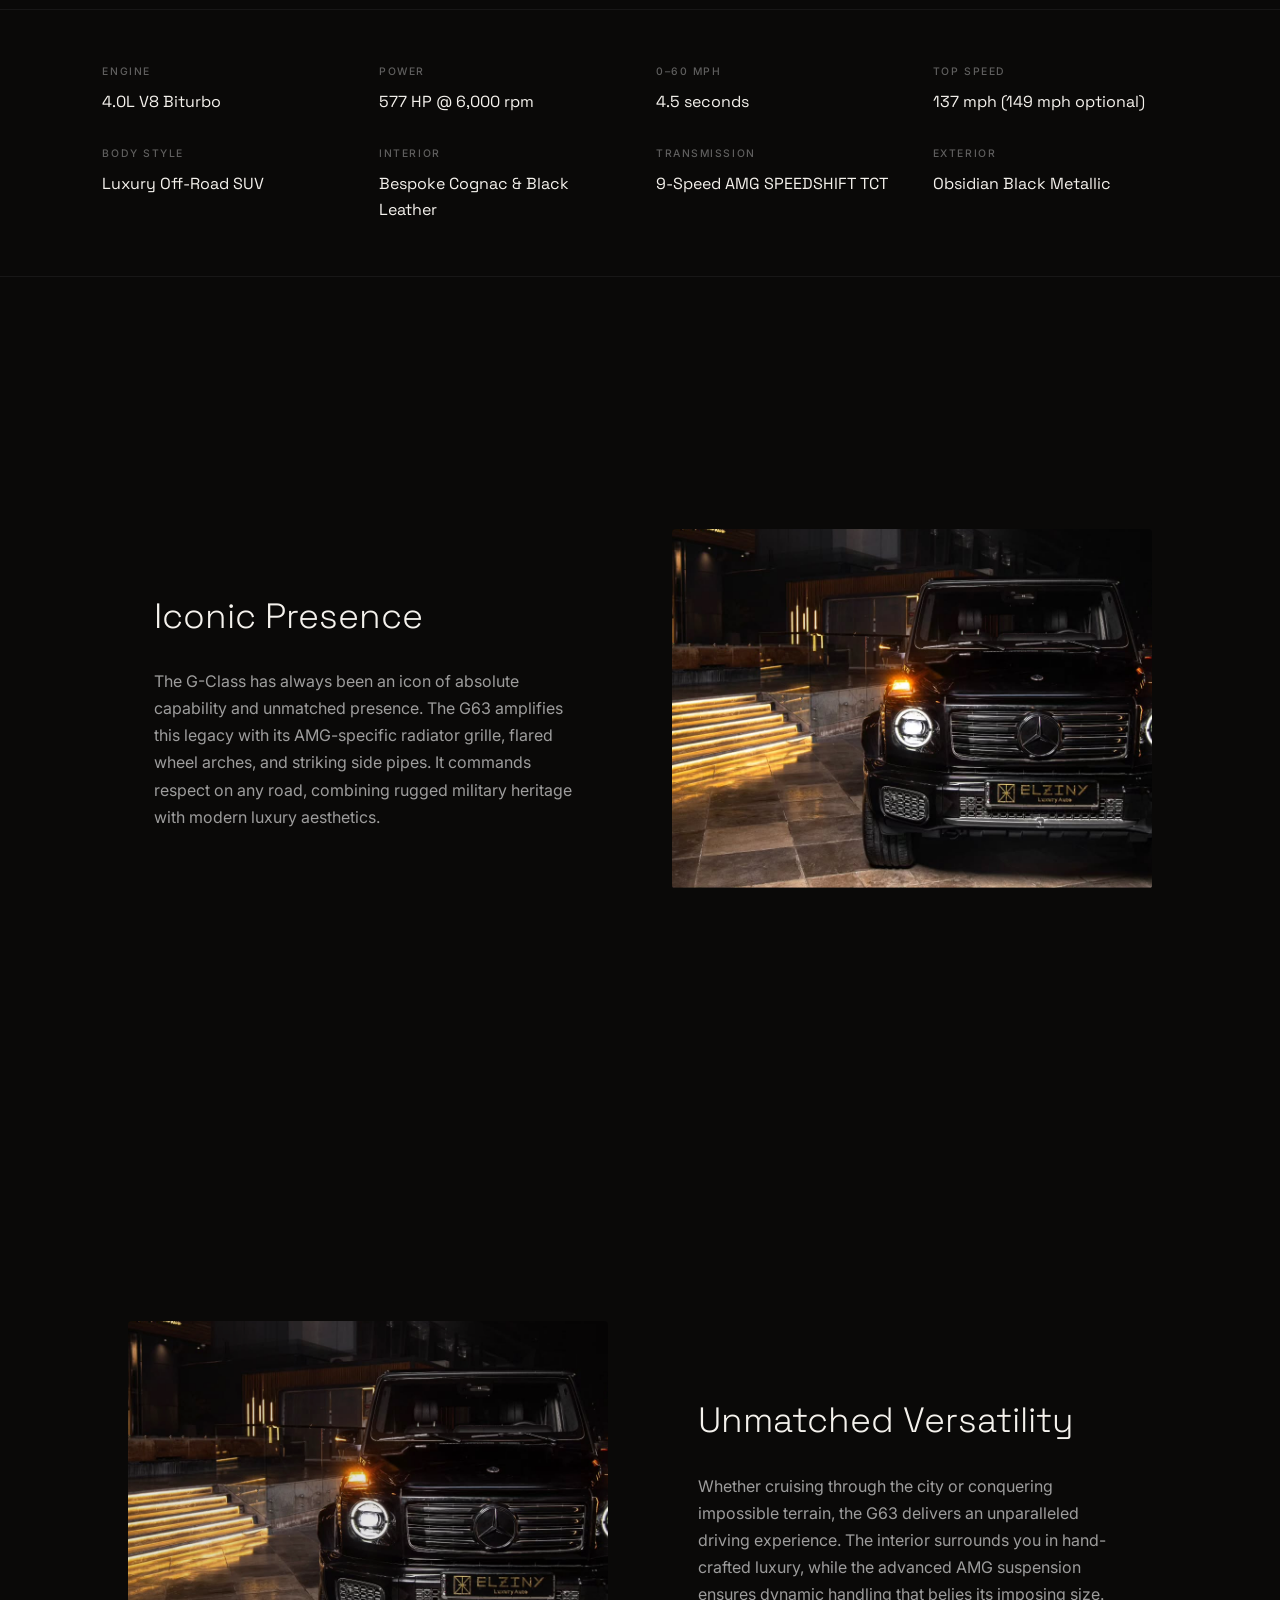
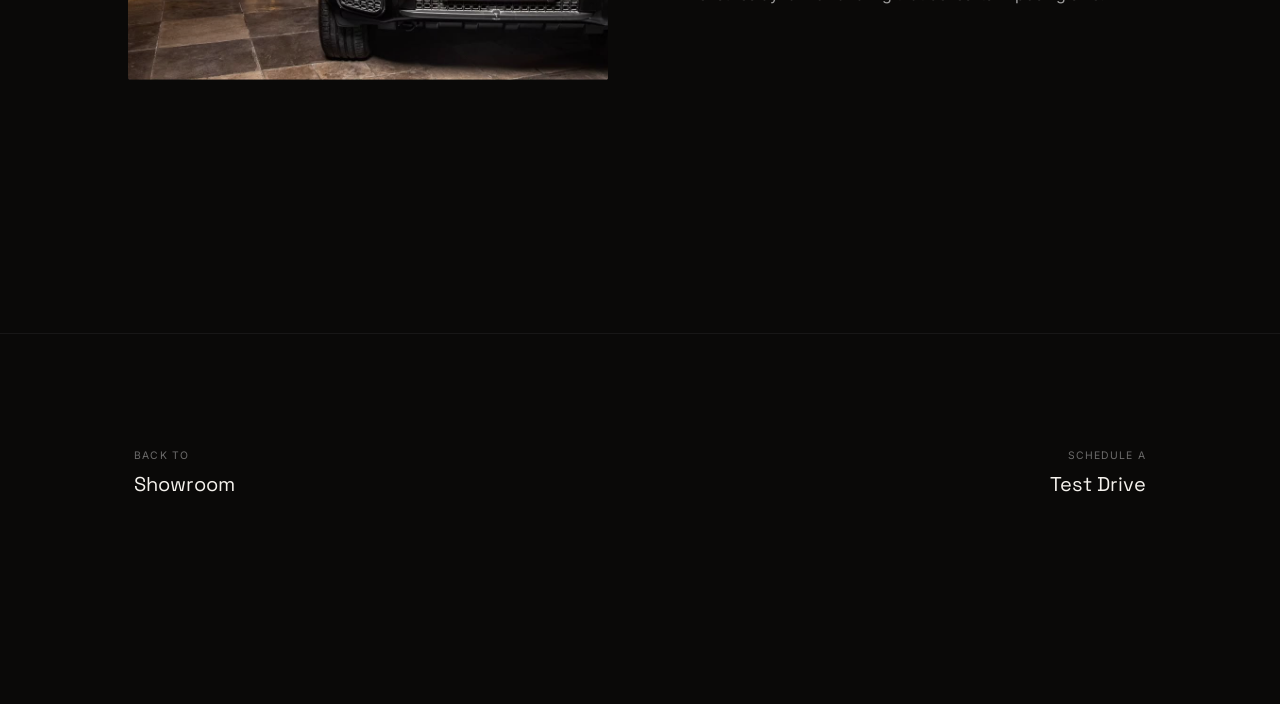
<file: project-mercedes-g63.html>
<!DOCTYPE html>
<html lang="en">

<head>
    <meta charset="UTF-8">
    <meta name="viewport" content="width=device-width, initial-scale=1.0">
    <title>Mercedes-AMG G63 — V8 Biturbo 577HP | EL ZINY</title>
    <meta name="description"
        content="Mercedes-AMG G63 — 4.0L V8 Biturbo, 577 HP, obsidian black with bespoke cognac leather interior. 0–60 in 4.5s. Available now at EL ZINY exotic automobiles.">
    <meta name="keywords"
        content="Mercedes AMG G63 for sale, G63 AMG black, Mercedes G Wagon for sale, luxury SUV for sale, AMG G63 Dubai, EL ZINY">
    <meta name="robots" content="index, follow">
    <link rel="canonical" href="https://elziny.com/project-mercedes-g63.html">

    <!-- Open Graph -->
    <meta property="og:type" content="product">
    <meta property="og:site_name" content="EL ZINY">
    <meta property="og:title" content="Mercedes-AMG G63 — V8 Biturbo 577HP | EL ZINY">
    <meta property="og:description"
        content="4.0L V8 Biturbo, 577 HP, obsidian black, bespoke cognac interior. 0–60 in 4.5 seconds. Available at EL ZINY.">
    <meta property="og:image" content="https://elziny.com/assets/images/g63_side_showroom.jpg">
    <meta property="og:url" content="https://elziny.com/project-mercedes-g63.html">

    <!-- Twitter Card -->
    <meta name="twitter:card" content="summary_large_image">
    <meta name="twitter:title" content="Mercedes-AMG G63 — V8 Biturbo 577HP | EL ZINY">
    <meta name="twitter:description"
        content="4.0L V8 Biturbo, 577 HP, obsidian black, bespoke cognac interior. Available at EL ZINY.">
    <meta name="twitter:image" content="https://elziny.com/assets/images/g63_side_showroom.jpg">

    <!-- JSON-LD: Product -->
    <script type="application/ld+json">
    {
      "@context": "https://schema.org",
      "@type": "Product",
      "name": "Mercedes-AMG G63",
      "description": "Hand-built 4.0L V8 biturbo producing 577 HP in obsidian black with bespoke cognac and black quilted leather interior. 0–60 in 4.5 seconds.",
      "brand": { "@type": "Brand", "name": "Mercedes-Benz" },
      "image": "https://elziny.com/assets/images/g63_side_showroom.jpg",
      "url": "https://elziny.com/project-mercedes-g63.html",
      "category": "Exotic Automobiles",
      "color": "Obsidian Black Metallic",
      "vehicleEngine": { "@type": "EngineSpecification", "engineType": "V8 4.0L Biturbo", "enginePower": "577 HP" },
      "offers": {
        "@type": "Offer",
        "availability": "https://schema.org/InStock",
        "seller": { "@type": "Organization", "name": "EL ZINY" }
      }
    }
    </script>

    <link rel="preconnect" href="https://fonts.googleapis.com">
    <link rel="preconnect" href="https://fonts.gstatic.com" crossorigin>
    <link
        href="https://fonts.googleapis.com/css2?family=Inter:wght@300;400;500;600&family=Space+Grotesk:wght@300;400;500;600&display=swap"
        rel="stylesheet">
    <link rel="stylesheet" href="styles.css">
</head>

<body class="project-page">
    <div class="cursor"></div>
    <div class="cursor-follower"></div>

    <!-- Curtain Transition Overlay -->
    <div class="page-transition-curtain">
        <div class="curtain-panel curtain-panel-1"></div>
        <div class="curtain-panel curtain-panel-2"></div>
        <div class="curtain-panel curtain-panel-3"></div>
        <div class="curtain-label">EL ZINY</div>
    </div>

    <!-- Full-Screen Hero -->
    <section class="project-hero" data-speed="0.5">
        <div class="hero-image-wrapper">
            <img src="assets/images/g63_side_showroom.jpg" alt="Mercedes-AMG G63 Black" data-speed="0.3">
        </div>
        <div class="project-hero-overlay"></div>
    </section>

    <!-- Vehicle Identity -->
    <section class="project-identity">
        <a href="archive.html" class="back-to-archive reveal-text">← Back to Showroom</a>
        <h1 class="project-title reveal-text">Mercedes-AMG G63</h1>
        <div class="project-meta-line reveal-text delay-1">
            <span>V8 Biturbo · 4.0L</span>
            <span class="separator">·</span>
            <span>577 HP</span>
            <span class="separator">·</span>
            <span>SUV</span>
            <span class="separator">·</span>
            <span>2024</span>
        </div>
    </section>

    <!-- Vehicle Statement -->
    <section class="project-statement">
        <div class="statement-content reveal-text delay-2">
            <p>The legend, reimagined. A hand-built 4.0L V8 biturbo producing 577 HP wrapped in obsidian black — with a
                bespoke cognac and black quilted leather interior. 0–60 in 4.5 seconds. The Mercedes-AMG G63 is pure AMG
                brutality dressed in unparalleled luxury, maintaining its iconic boxy silhouette while offering
                state-of-the-art technology and performance.</p>
        </div>
    </section>

    <!-- Vehicle Specs Grid -->
    <section class="project-specs">
        <div class="specs-grid">
            <div class="spec-item reveal-text delay-1">
                <span class="spec-label">Engine</span>
                <span class="spec-value">4.0L V8 Biturbo</span>
            </div>
            <div class="spec-item reveal-text delay-2">
                <span class="spec-label">Power</span>
                <span class="spec-value">577 HP @ 6,000 rpm</span>
            </div>
            <div class="spec-item reveal-text delay-3">
                <span class="spec-label">0–60 mph</span>
                <span class="spec-value">4.5 seconds</span>
            </div>
            <div class="spec-item reveal-text delay-4">
                <span class="spec-label">Top Speed</span>
                <span class="spec-value">137 mph (149 mph optional)</span>
            </div>
            <div class="spec-item reveal-text delay-1">
                <span class="spec-label">Body Style</span>
                <span class="spec-value">Luxury Off-Road SUV</span>
            </div>
            <div class="spec-item reveal-text delay-2">
                <span class="spec-label">Interior</span>
                <span class="spec-value">Bespoke Cognac & Black Leather</span>
            </div>
            <div class="spec-item reveal-text delay-3">
                <span class="spec-label">Transmission</span>
                <span class="spec-value">9-Speed AMG SPEEDSHIFT TCT</span>
            </div>
            <div class="spec-item reveal-text delay-4">
                <span class="spec-label">Exterior</span>
                <span class="spec-value">Obsidian Black Metallic</span>
            </div>
        </div>
    </section>

    <!-- Image Gallery -->
    <section class="project-gallery">
        <figure class="gallery-image full parallax-image-container">
            <div class="parallax-image-wrapper" data-speed="0.1">
                <img src="assets/images/g63_side_showroom.jpg" alt="Mercedes-AMG G63 Side View">
            </div>
        </figure>

        <div class="gallery-text-grid reveal-text">
            <div class="text-col">
                <h2>Iconic Presence</h2>
                <p>The G-Class has always been an icon of absolute capability and unmatched presence. The G63 amplifies
                    this legacy with its AMG-specific radiator grille, flared wheel arches, and striking side pipes. It
                    commands respect on any road, combining rugged military heritage with modern luxury aesthetics.</p>
            </div>
            <div class="image-col parallax-image-container">
                <div class="parallax-image-wrapper" data-speed="0.05">
                    <img src="assets/images/_g63_correct_1.jpeg" alt="Mercedes-AMG G63 cognac leather interior">
                </div>
            </div>
        </div>

        <figure class="gallery-image full parallax-image-container">
            <div class="parallax-image-wrapper" data-speed="0.1">
                <img src="assets/images/_g63_correct_2.jpeg" alt="Mercedes-AMG G63 front at night">
            </div>
        </figure>

        <div class="gallery-pair">
            <figure class="gallery-image parallax-image-container offset-down">
                <div class="parallax-image-wrapper" data-speed="0.05">
                    <img src="assets/images/g63_side_showroom.jpg" alt="Mercedes-AMG G63 front details">
                </div>
                <figcaption class="image-caption reveal-text">G63 — Timeless Design</figcaption>
            </figure>
            <figure class="gallery-image parallax-image-container offset-up">
                <div class="parallax-image-wrapper" data-speed="0.2">
                    <img src="assets/images/g63_side_showroom.jpg" alt="Mercedes-AMG G63 studio shot">
                </div>
                <figcaption class="image-caption reveal-text">Obsidian Black Metallic</figcaption>
            </figure>
        </div>

        <div class="gallery-text-grid reveal-text invert">
            <div class="image-col parallax-image-container">
                <div class="parallax-image-wrapper" data-speed="0.05">
                    <img src="assets/images/_g63_correct_1.jpeg" alt="Mercedes-AMG G63 bespoke interior"
                        style="filter: grayscale(10%); opacity: 0.9;">
                </div>
            </div>
            <div class="text-col">
                <h2>Unmatched Versatility</h2>
                <p>Whether cruising through the city or conquering impossible terrain, the G63 delivers an unparalleled
                    driving experience. The interior surrounds you in hand-crafted luxury, while the advanced AMG
                    suspension ensures dynamic handling that belies its imposing size.</p>
            </div>
        </div>

        <figure class="gallery-image full parallax-image-container">
            <div class="parallax-image-wrapper" data-speed="0.1">
                <img src="assets/images/g63_side_showroom.jpg" alt="Mercedes-AMG G63 in EL ZINY showroom">
            </div>
        </figure>
    </section>

    <!-- Vehicle Close -->
    <section class="project-close">
        <div class="project-nav">
            <a href="archive.html" class="nav-link prev reveal-text">
                <span class="nav-label">Back to</span>
                <span class="nav-title">Showroom</span>
            </a>
            <a href="contact.html" class="nav-link next reveal-text delay-1">
                <span class="nav-label">Schedule a</span>
                <span class="nav-title">Test Drive</span>
            </a>
        </div>
    </section>

    <!-- Navigation -->
    <div class="nav-container">
        <nav class="global-nav">
            <ul>
                <li><a href="index.html">Home</a></li>
                <li><a href="about.html">About</a></li>
                <li><a href="archive.html">Showroom</a></li>
                <li><a href="configurator.html">Configure</a></li>
                    <li><a href="contact.html">Contact</a></li>
            </ul>
        </nav>
    </div>
    <script src="scripts.js?v=11"></script>
</body>

</html>
</file>
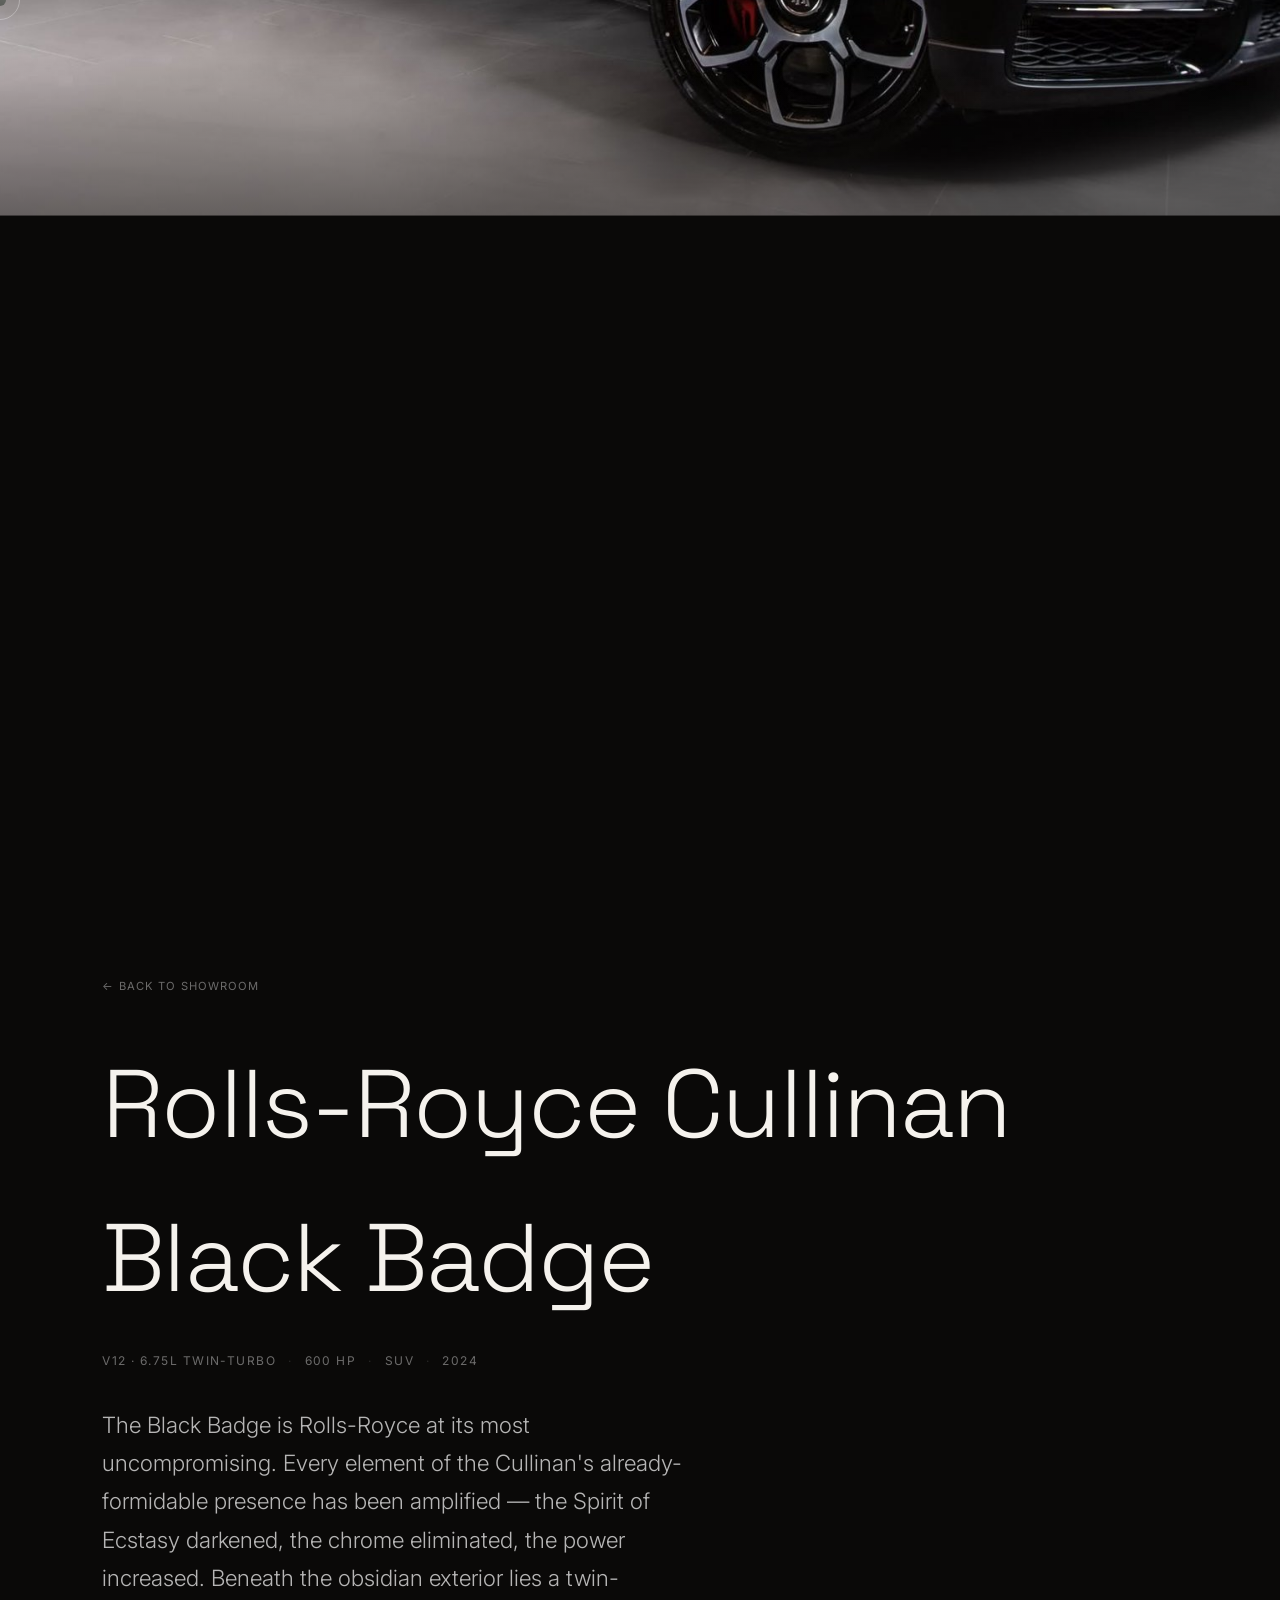
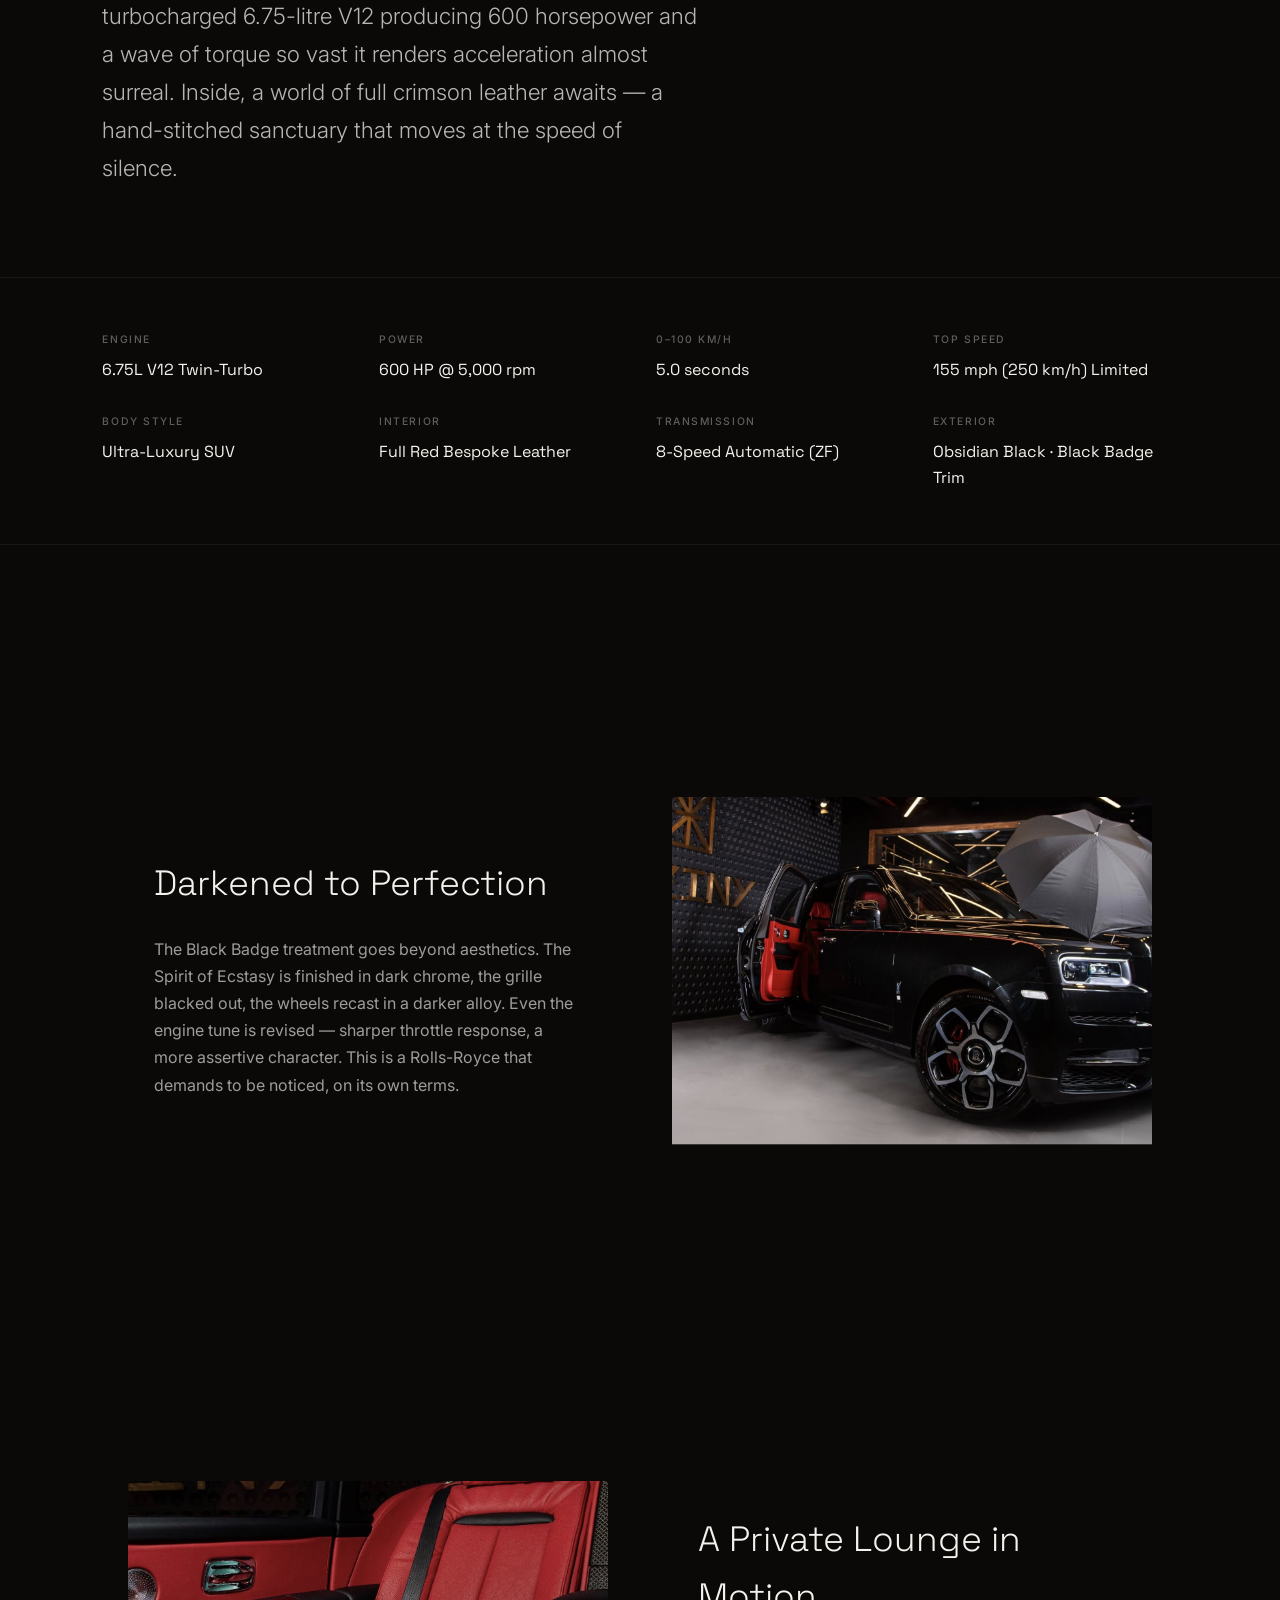
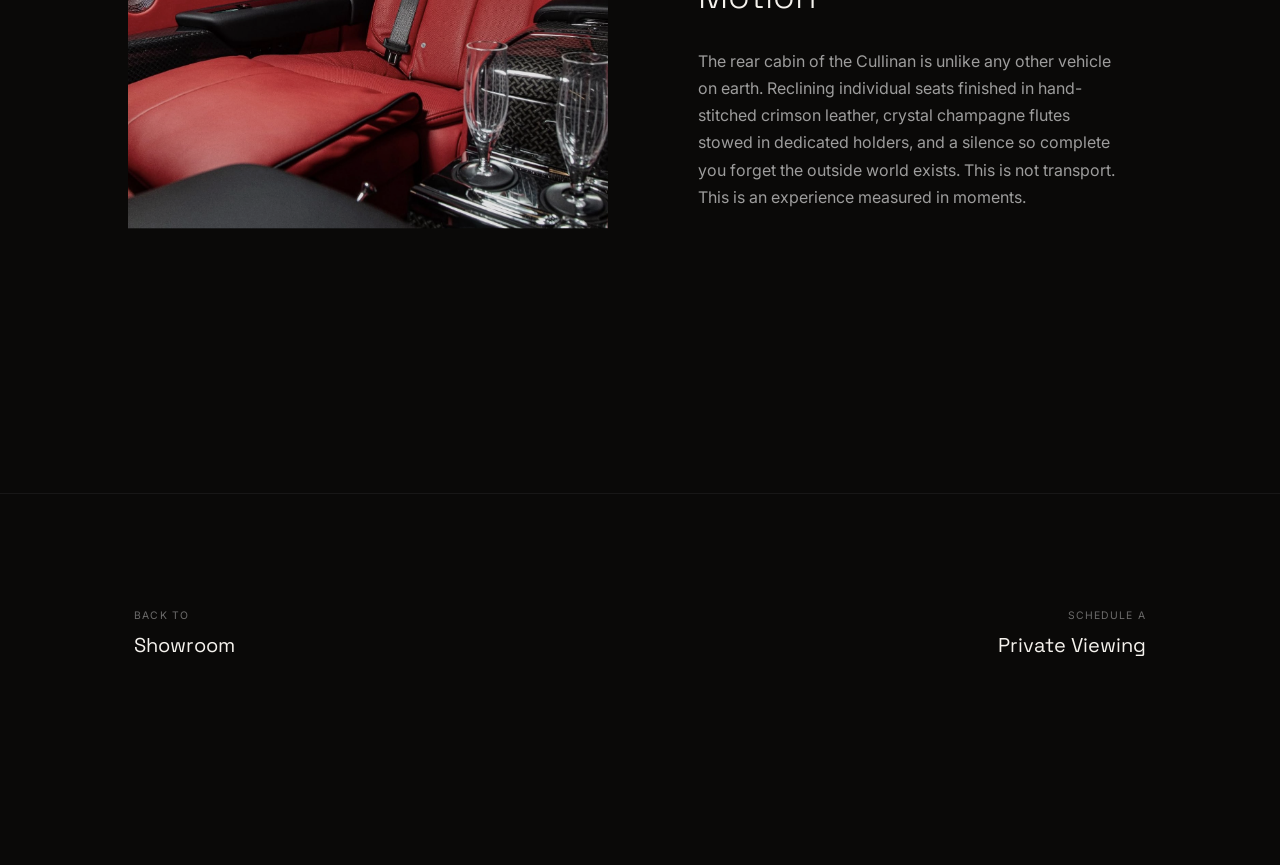
<file: project-rr-cullinan.html>
<!DOCTYPE html>
<html lang="en">

<head>
    <meta charset="UTF-8">
    <meta name="viewport" content="width=device-width, initial-scale=1.0">
    <title>Rolls-Royce Cullinan Black Badge — V12 600HP Ultra-Luxury SUV | EL ZINY</title>
    <meta name="description"
        content="Rolls-Royce Cullinan Black Badge — Twin-turbocharged V12, 600 HP. Obsidian black exterior with bespoke red leather interior. Available at EL ZINY exotic automobiles.">
    <meta name="keywords"
        content="Rolls-Royce Cullinan Black Badge for sale, Rolls Royce SUV, Cullinan Black Badge price, ultra luxury SUV, EL ZINY">
    <meta name="robots" content="index, follow">
    <link rel="canonical" href="https://elziny.com/project-rr-cullinan.html">

    <!-- Open Graph -->
    <meta property="og:type" content="product">
    <meta property="og:site_name" content="EL ZINY">
    <meta property="og:title" content="Rolls-Royce Cullinan Black Badge — V12 600HP | EL ZINY">
    <meta property="og:description"
        content="Twin-turbo V12, 600 HP. Obsidian black with bespoke red leather. Available at EL ZINY.">
    <meta property="og:image" content="https://elziny.com/assets/images/cullinan_exterior.png">
    <meta property="og:url" content="https://elziny.com/project-rr-cullinan.html">

    <!-- Twitter Card -->
    <meta name="twitter:card" content="summary_large_image">
    <meta name="twitter:title" content="Rolls-Royce Cullinan Black Badge — V12 600HP | EL ZINY">
    <meta name="twitter:description"
        content="Twin-turbo V12, 600 HP. Obsidian black with bespoke red leather. Available at EL ZINY.">
    <meta name="twitter:image" content="https://elziny.com/assets/images/cullinan_exterior.png">

    <!-- JSON-LD: Product -->
    <script type="application/ld+json">
    {
      "@context": "https://schema.org",
      "@type": "Product",
      "name": "Rolls-Royce Cullinan Black Badge",
      "description": "The most powerful and exclusive Cullinan ever produced. Twin-turbocharged 6.75L V12, 600 HP, obsidian black exterior with bespoke full-red leather interior and starlight headliner.",
      "brand": { "@type": "Brand", "name": "Rolls-Royce" },
      "image": "https://elziny.com/assets/images/cullinan_exterior.png",
      "url": "https://elziny.com/project-rr-cullinan.html",
      "category": "Exotic Automobiles",
      "color": "Black",
      "vehicleEngine": { "@type": "EngineSpecification", "engineType": "V12 6.75L Twin-Turbo", "enginePower": "600 HP" },
      "offers": {
        "@type": "Offer",
        "availability": "https://schema.org/InStock",
        "seller": { "@type": "Organization", "name": "EL ZINY" }
      }
    }
    </script>

    <link rel="preconnect" href="https://fonts.googleapis.com">
    <link rel="preconnect" href="https://fonts.gstatic.com" crossorigin>
    <link
        href="https://fonts.googleapis.com/css2?family=Inter:wght@300;400;500;600&family=Space+Grotesk:wght@300;400;500;600&display=swap"
        rel="stylesheet">
    <link rel="stylesheet" href="styles.css">
</head>

<body class="project-page">
    <div class="cursor"></div>
    <div class="cursor-follower"></div>

    <!-- Curtain Transition Overlay -->
    <div class="page-transition-curtain">
        <div class="curtain-panel curtain-panel-1"></div>
        <div class="curtain-panel curtain-panel-2"></div>
        <div class="curtain-panel curtain-panel-3"></div>
        <div class="curtain-label">EL ZINY</div>
    </div>

    <!-- Full-Screen Hero -->
    <section class="project-hero" data-speed="0.5">
        <div class="hero-image-wrapper">
            <img src="assets/images/cullinan_exterior.png" alt="Rolls-Royce Cullinan Black Badge" data-speed="0.3">
        </div>
        <div class="project-hero-overlay"></div>
    </section>

    <!-- Vehicle Identity -->
    <section class="project-identity">
        <a href="archive.html" class="back-to-archive reveal-text">← Back to Showroom</a>
        <h1 class="project-title reveal-text">Rolls-Royce Cullinan Black Badge</h1>
        <div class="project-meta-line reveal-text delay-1">
            <span>V12 · 6.75L Twin-Turbo</span>
            <span class="separator">·</span>
            <span>600 HP</span>
            <span class="separator">·</span>
            <span>SUV</span>
            <span class="separator">·</span>
            <span>2024</span>
        </div>
    </section>

    <!-- Vehicle Statement -->
    <section class="project-statement">
        <div class="statement-content reveal-text delay-2">
            <p>The Black Badge is Rolls-Royce at its most uncompromising. Every element of the Cullinan's
                already-formidable presence has been amplified — the Spirit of Ecstasy darkened, the chrome
                eliminated, the power increased. Beneath the obsidian exterior lies a twin-turbocharged
                6.75-litre V12 producing 600 horsepower and a wave of torque so vast it renders acceleration
                almost surreal. Inside, a world of full crimson leather awaits — a hand-stitched sanctuary
                that moves at the speed of silence.</p>
        </div>
    </section>

    <!-- Vehicle Specs Grid -->
    <section class="project-specs">
        <div class="specs-grid">
            <div class="spec-item reveal-text delay-1">
                <span class="spec-label">Engine</span>
                <span class="spec-value">6.75L V12 Twin-Turbo</span>
            </div>
            <div class="spec-item reveal-text delay-2">
                <span class="spec-label">Power</span>
                <span class="spec-value">600 HP @ 5,000 rpm</span>
            </div>
            <div class="spec-item reveal-text delay-3">
                <span class="spec-label">0–100 km/h</span>
                <span class="spec-value">5.0 seconds</span>
            </div>
            <div class="spec-item reveal-text delay-4">
                <span class="spec-label">Top Speed</span>
                <span class="spec-value">155 mph (250 km/h) Limited</span>
            </div>
            <div class="spec-item reveal-text delay-1">
                <span class="spec-label">Body Style</span>
                <span class="spec-value">Ultra-Luxury SUV</span>
            </div>
            <div class="spec-item reveal-text delay-2">
                <span class="spec-label">Interior</span>
                <span class="spec-value">Full Red Bespoke Leather</span>
            </div>
            <div class="spec-item reveal-text delay-3">
                <span class="spec-label">Transmission</span>
                <span class="spec-value">8-Speed Automatic (ZF)</span>
            </div>
            <div class="spec-item reveal-text delay-4">
                <span class="spec-label">Exterior</span>
                <span class="spec-value">Obsidian Black · Black Badge Trim</span>
            </div>
        </div>
    </section>

    <!-- Image Gallery -->
    <section class="project-gallery">
        <figure class="gallery-image full parallax-image-container">
            <div class="parallax-image-wrapper" data-speed="0.1">
                <img src="assets/images/cullinan_interior_dash.png" alt="Rolls-Royce Cullinan Black Badge interior dashboard">
            </div>
        </figure>

        <div class="gallery-text-grid reveal-text">
            <div class="text-col">
                <h2>Darkened to Perfection</h2>
                <p>The Black Badge treatment goes beyond aesthetics. The Spirit of Ecstasy is finished in
                    dark chrome, the grille blacked out, the wheels recast in a darker alloy. Even the
                    engine tune is revised — sharper throttle response, a more assertive character.
                    This is a Rolls-Royce that demands to be noticed, on its own terms.</p>
            </div>
            <div class="image-col parallax-image-container">
                <div class="parallax-image-wrapper" data-speed="0.05">
                    <img src="assets/images/cullinan_exterior.png" alt="Rolls-Royce Cullinan Black Badge exterior">
                </div>
            </div>
        </div>

        <figure class="gallery-image full parallax-image-container">
            <div class="parallax-image-wrapper" data-speed="0.1">
                <img src="assets/images/cullinan_rear_cabin.png" alt="Rolls-Royce Cullinan rear cabin red leather">
            </div>
        </figure>

        <div class="gallery-text-grid reveal-text invert">
            <div class="image-col parallax-image-container">
                <div class="parallax-image-wrapper" data-speed="0.05">
                    <img src="assets/images/cullinan_rear_cabin.png" alt="Cullinan rear lounge"
                        style="filter: grayscale(10%); opacity: 0.9;">
                </div>
            </div>
            <div class="text-col">
                <h2>A Private Lounge in Motion</h2>
                <p>The rear cabin of the Cullinan is unlike any other vehicle on earth. Reclining
                    individual seats finished in hand-stitched crimson leather, crystal champagne flutes
                    stowed in dedicated holders, and a silence so complete you forget the outside world
                    exists. This is not transport. This is an experience measured in moments.</p>
            </div>
        </div>

        <figure class="gallery-image full parallax-image-container">
            <div class="parallax-image-wrapper" data-speed="0.1">
                <img src="assets/images/cullinan_exterior.png" alt="Rolls-Royce Cullinan Black Badge at EL ZINY">
            </div>
        </figure>
    </section>

    <!-- Vehicle Close -->
    <section class="project-close">
        <div class="project-nav">
            <a href="archive.html" class="nav-link prev reveal-text">
                <span class="nav-label">Back to</span>
                <span class="nav-title">Showroom</span>
            </a>
            <a href="contact.html" class="nav-link next reveal-text delay-1">
                <span class="nav-label">Schedule a</span>
                <span class="nav-title">Private Viewing</span>
            </a>
        </div>
    </section>

    <!-- Navigation -->
    <div class="nav-container">
        <nav class="global-nav">
            <ul>
                <li><a href="index.html">Home</a></li>
                <li><a href="about.html">About</a></li>
                <li><a href="archive.html">Showroom</a></li>
                <li><a href="configurator.html">Configure</a></li>
                <li><a href="contact.html">Contact</a></li>
            </ul>
        </nav>
    </div>
    <script src="scripts.js?v=11"></script>
</body>

</html>
</file>
<file: styles.css>
/* ============================================
   IMPERIUM — Luxury Architecture & Interior Design
   Visual Concept Stylesheet — Modern Architectural
   ============================================ */

/* Reset & Base */
*,
*::before,
*::after {
    margin: 0;
    padding: 0;
    box-sizing: border-box;
}

:root {
    /* Color Palette - Warm, Architectural (LOCKED) */
    --color-black: #0a0908;
    --color-charcoal: #1a1915;
    --color-dark-warm: #2c2824;
    --color-stone: #a69e94;
    --color-warm-grey: #b8b0a6;
    --color-cream: #f5f2ed;
    --color-white: #fdfcfa;
    --color-gold: #c9a96e;
    --color-gold-dim: rgba(201, 169, 110, 0.6);

    /* Typography - Premium Architectural */
    --font-heading: 'Space Grotesk', 'Helvetica Neue', sans-serif;
    --font-sans: 'Inter', system-ui, sans-serif;

    /* Spacing */
    --space-xs: 0.5rem;
    --space-sm: 1rem;
    --space-md: 2rem;
    --space-lg: 4rem;
    --space-xl: 8rem;
}

html {
    font-size: 16px;
    scroll-behavior: smooth;
}

body {
    font-family: var(--font-sans);
    background-color: var(--color-black);
    color: var(--color-cream);
    line-height: 1.6;
    font-weight: 400;
    -webkit-font-smoothing: antialiased;
    -moz-osx-font-smoothing: grayscale;
}

a {
    color: inherit;
    text-decoration: none;
}

img {
    max-width: 100%;
    height: auto;
    display: block;
}

/* ============================================
   SCREEN 1: HERO / LANDING — Cinematic Reveal
   ============================================ */

.hero {
    position: relative;
    width: 100vw;
    height: 100vh;
    overflow: hidden;
    display: flex;
    flex-direction: column;
}

/* Background loads first */
.hero-background {
    position: absolute;
    top: 0;
    left: 0;
    width: 100%;
    height: 100%;
    z-index: 1;
    animation: revealImage 1.2s ease-out forwards;
}

@keyframes revealImage {
    from {
        opacity: 0;
        transform: scale(1.02);
    }

    to {
        opacity: 1;
        transform: scale(1);
    }
}

.hero-background img {
    width: 100%;
    height: 100%;
    object-fit: cover;
    object-position: center;
    filter: saturate(0.4) brightness(0.6) contrast(0.9);
}

.hero-overlay {
    position: absolute;
    top: 0;
    left: 0;
    width: 100%;
    height: 100%;
    background: linear-gradient(180deg,
            rgba(8, 10, 14, 0.85) 0%,
            rgba(10, 12, 18, 0.75) 40%,
            rgba(8, 10, 14, 0.8) 100%);
}

.hero-content {
    position: relative;
    z-index: 10;
    flex: 1;
    display: flex;
    align-items: center;
    justify-content: center;
}

/* Brand Statement - Centered */
.brand-statement {
    text-align: center;
    opacity: 0;
    animation: fadeIn 1.5s ease-out 0.8s forwards;
}

@keyframes fadeIn {
    from {
        opacity: 0;
    }

    to {
        opacity: 1;
    }
}

.brand-name {
    font-family: var(--font-heading);
    font-size: clamp(3rem, 8vw, 6rem);
    font-weight: 400;
    letter-spacing: 0.35em;
    text-transform: uppercase;
    color: var(--color-cream);
    margin-right: -0.35em;
    /* Optical balance for tracking */
}

.brand-descriptor {
    font-family: var(--font-sans);
    font-size: 0.7rem;
    font-weight: 400;
    letter-spacing: 0.3em;
    text-transform: uppercase;
    color: rgba(255, 255, 255, 0.4);
    margin-top: 1.5rem;
}

/* ============================================
   GLOBAL NAVIGATION — Minimal Bottom Hover
   ============================================ */
/* ============================================
   GLOBAL NAVIGATION — Minimal Bottom Hover
   ============================================ */

.nav-container {
    position: fixed;
    bottom: 0;
    left: 0;
    width: 100%;
    height: 15vh;
    /* Trigger zone */
    z-index: 1000;
    display: flex;
    align-items: flex-end;
    justify-content: center;
    padding-bottom: 2rem;
    pointer-events: auto;
    /* Captures hover */
}

/* Gradient Background (reveals on hover) */
.nav-container::before {
    content: "";
    position: absolute;
    top: 0;
    left: 0;
    width: 100%;
    height: 100%;
    background: linear-gradient(to top, rgba(0, 0, 0, 0.8), transparent);
    opacity: 0;
    transition: opacity 0.5s ease;
    z-index: -1;
    pointer-events: none;
}

.global-nav {
    width: 100%;
    display: flex;
    justify-content: center;
    opacity: 0;
    transform: translateY(10px);
    transition: all 0.5s ease;
}

.nav-container:hover::before {
    opacity: 1;
}

.nav-container:hover .global-nav,
.alert-nav:focus-within {
    /* Accessibility fallback */
    opacity: 1;
    transform: translateY(0);
}

.global-nav ul {
    display: flex;
    gap: 4rem;
    list-style: none;
    padding: 1rem 3rem;
    background: rgba(10, 9, 8, 0.85);
    backdrop-filter: blur(8px);
    border-radius: 4px;
    border: 1px solid rgba(255, 255, 255, 0.05);
}

.global-nav a {
    font-family: var(--font-sans);
    font-size: 0.75rem;
    font-weight: 400;
    letter-spacing: 0.2rem;
    text-transform: uppercase;
    color: rgba(255, 255, 255, 0.5);
    transition: color 0.3s ease;
}

.global-nav a:hover,
.global-nav a.active {
    color: var(--color-white);
}



/* ============================================
   SCREEN 2: ARCHIVE — Architectural Layout
   ============================================ */

.archive-page {
    background-color: #0a0a0a;
}

.archive {
    height: 100vh;
    overflow: hidden;
    display: grid;
    grid-template-rows: auto 1fr auto;
    grid-template-columns: 320px 1fr;
}

/* Archive Header */
.archive-header {
    grid-column: 1 / -1;
    display: flex;
    align-items: center;
    padding: 1.5rem 2rem;
    border-bottom: 1px solid rgba(255, 255, 255, 0.05);
    background: #0a0a0a;
    z-index: 10;
}

/* Project List */
.project-list {
    grid-row: 2 / -1;
    /* Extend to bottom */
    display: flex;
    flex-direction: column;
    border-right: 1px solid rgba(255, 255, 255, 0.05);
    background: rgba(0, 0, 0, 0.3);
    overflow-y: auto;
    height: 100%;
    scrollbar-width: none;
    /* Firefox */
}

.project-list::-webkit-scrollbar {
    display: none;
    /* Chrome/Safari */
}

.list-header {
    padding: 1.5rem 1.5rem 1.25rem;
}

.list-label {
    font-family: var(--font-sans);
    font-size: 0.65rem;
    font-weight: 400;
    letter-spacing: 0.2em;
    text-transform: uppercase;
    color: rgba(255, 255, 255, 0.35);
    display: block;
    margin-bottom: 1rem;
}

.search-bar {
    display: flex;
    align-items: center;
    gap: 0.6rem;
    background: rgba(255, 255, 255, 0.04);
    border: 1px solid rgba(255, 255, 255, 0.06);
    border-radius: 4px;
    padding: 0.5rem 0.75rem;
    transition: all 0.2s ease;
}

.search-bar:focus-within {
    border-color: rgba(255, 255, 255, 0.15);
    background: rgba(255, 255, 255, 0.06);
}

.search-icon {
    color: rgba(255, 255, 255, 0.3);
    flex-shrink: 0;
}

.search-input {
    background: none;
    border: none;
    outline: none;
    color: var(--color-cream);
    font-family: var(--font-sans);
    font-size: 0.75rem;
    font-weight: 400;
    width: 100%;
}

.search-input::placeholder {
    color: rgba(255, 255, 255, 0.3);
}

.project-item {
    display: flex;
    align-items: center;
    gap: 1rem;
    padding: 0.9rem 1.5rem;
    cursor: pointer;
    transition: all 0.2s ease;
    opacity: 0.5;
}

.project-item:hover {
    opacity: 0.75;
    background: rgba(255, 255, 255, 0.02);
}

.project-item.active {
    opacity: 1;
    background: rgba(255, 255, 255, 0.04);
}

.project-thumb {
    width: 56px;
    height: 40px;
    border-radius: 2px;
    overflow: hidden;
    flex-shrink: 0;
}

.project-thumb img {
    width: 100%;
    height: 100%;
    object-fit: cover;
}

.project-info {
    flex: 1;
    min-width: 0;
}

.project-name {
    font-family: var(--font-heading);
    font-size: 0.85rem;
    font-weight: 500;
    color: var(--color-cream);
    letter-spacing: -0.01em;
    margin-bottom: 0.15rem;
}

.project-location {
    font-family: var(--font-sans);
    font-size: 0.65rem;
    font-weight: 400;
    color: rgba(255, 255, 255, 0.35);
}

/* Project View */
.project-view {
    grid-row: 2;
    display: flex;
    flex-direction: row;
    align-items: center;
    justify-content: flex-start;
    padding: 4rem;
    background: #0a0a0a;
    gap: 4rem;
}

.view-image {
    flex: 0 0 55%;
    display: flex;
    align-items: center;
    justify-content: center;
}

.view-image img {
    max-width: 100%;
    max-height: 65vh;
    object-fit: contain;
    border-radius: 2px;
    box-shadow: 0 30px 80px rgba(0, 0, 0, 0.5);
}

.view-caption {
    flex: 1;
    align-self: center;
    text-align: left;
    max-width: 360px;
    margin-top: 0;
    margin-left: 0;
    border-left: 1px solid rgba(255, 255, 255, 0.1);
    padding-left: 2rem;
}

.caption-header {
    margin-bottom: 0.75rem;
}

.view-title {
    font-family: var(--font-heading);
    font-size: 1.25rem;
    font-weight: 400;
    color: var(--color-cream);
    letter-spacing: -0.02em;
    margin-bottom: 0.25rem;
}

.view-meta {
    font-family: var(--font-sans);
    font-size: 0.65rem;
    font-weight: 400;
    letter-spacing: 0.1em;
    text-transform: uppercase;
    color: rgba(255, 255, 255, 0.35);
    display: block;
}

.view-statement {
    font-family: var(--font-sans);
    font-size: 0.8rem;
    font-weight: 300;
    line-height: 1.5;
    color: rgba(255, 255, 255, 0.6);
    opacity: 0.8;
}

.view-project-link {
    display: inline-block;
    margin-top: 1.5rem;
    font-family: var(--font-sans);
    font-size: 0.7rem;
    font-weight: 500;
    letter-spacing: 0.1em;
    text-transform: uppercase;
    color: var(--color-gold);
    transition: all 0.3s ease;
}

.view-project-link:hover {
    color: var(--color-cream);
    transform: translateX(5px);
}



/* ============================================
   SCREEN 3: CONTACT
   ============================================ */

.contact-page {
    background-color: var(--color-black);
}

.contact {
    min-height: 100vh;
    padding: var(--space-lg);
    display: flex;
    flex-direction: column;
}

.contact-header {
    margin-bottom: var(--space-lg);
}

.contact-content {
    flex: 1;
    display: flex;
    flex-direction: column;
    justify-content: center;
    max-width: 1000px;
    padding-left: 5vw;
}

.contact-headline {
    margin-bottom: var(--space-xl);
}

.contact-headline .line {
    display: block;
    font-family: var(--font-heading);
    font-size: clamp(3.5rem, 10vw, 7.5rem);
    font-weight: 300;
    line-height: 1.0;
    color: var(--color-cream);
    letter-spacing: -0.03em;
}

.contact-headline .line.em {
    font-weight: 300;
    color: var(--color-stone);
    margin-left: 3vw;
}

.contact-details {
    display: flex;
    gap: var(--space-xl);
    margin-bottom: var(--space-lg);
}

.contact-group {
    display: flex;
    flex-direction: column;
    gap: var(--space-xs);
}

.contact-group .label {
    font-family: var(--font-sans);
    font-size: 0.65rem;
    font-weight: 500;
    letter-spacing: 0.12em;
    text-transform: uppercase;
    color: rgba(255, 255, 255, 0.4);
}

.contact-link {
    font-family: var(--font-heading);
    font-size: 1rem;
    font-weight: 400;
    color: var(--color-cream);
    transition: color 0.3s ease;
}

.contact-link:hover {
    color: var(--color-gold);
}

.contact-offices {
    display: flex;
    gap: var(--space-lg);
    padding-top: var(--space-lg);
    border-top: 1px solid rgba(255, 255, 255, 0.08);
}

.office {
    display: flex;
    flex-direction: column;
    gap: 0.25rem;
}

.office .city {
    font-family: var(--font-heading);
    font-size: 0.95rem;
    font-weight: 500;
    color: var(--color-cream);
}

.office .address {
    font-family: var(--font-sans);
    font-size: 0.75rem;
    font-weight: 400;
    color: rgba(255, 255, 255, 0.4);
}



/* ============================================
   SCREEN 4: PROJECT DETAIL — Monograph
   ============================================ */

.project-page {
    background-color: var(--color-black);
}

/* Hero: Full-screen, no text */
.project-hero {
    width: 100vw;
    height: 100vh;
    overflow: hidden;
}

.project-hero img {
    width: 100%;
    height: 100%;
    object-fit: cover;
    object-position: center;
}

/* Project Identity */
.project-identity {
    padding: 12vh 8vw 6vh;
    text-align: left;
}

.project-title {
    font-family: var(--font-heading);
    font-size: clamp(2.5rem, 6vw, 5rem);
    font-weight: 300;
    letter-spacing: -0.02em;
    color: var(--color-cream);
    margin-bottom: 1rem;
}

.project-meta-line {
    font-family: var(--font-sans);
    font-size: 0.75rem;
    font-weight: 400;
    letter-spacing: 0.15em;
    text-transform: uppercase;
    color: rgba(255, 255, 255, 0.4);
    display: flex;
    gap: 0.75rem;
    align-items: center;
}

.project-meta-line .separator {
    opacity: 0.3;
}

/* Architectural Statement */
.project-statement {
    padding: 0 8vw 15vh;
    max-width: 720px;
}

.project-statement p {
    font-family: var(--font-sans);
    font-size: clamp(1.1rem, 2vw, 1.4rem);
    font-weight: 300;
    line-height: 1.6;
    color: rgba(255, 255, 255, 0.7);
}

/* Image Gallery: Vertical Sequence */
.project-gallery {
    display: flex;
    flex-direction: column;
    gap: 15vh;
    padding: 0 5vw 15vh;
}

.gallery-image {
    margin: 0;
}

.gallery-image img {
    width: 100%;
    max-height: 85vh;
    object-fit: cover;
    border-radius: 2px;
}

/* Detail Moment */
.project-detail {
    display: flex;
    flex-direction: column;
    align-items: center;
    padding: 10vh 10vw 15vh;
}

.detail-image {
    margin: 0;
    max-width: 600px;
    width: 100%;
}

.detail-image img {
    width: 100%;
    border-radius: 2px;
}

.detail-caption {
    font-family: var(--font-sans);
    font-size: 0.65rem;
    font-weight: 400;
    letter-spacing: 0.2em;
    text-transform: uppercase;
    color: rgba(255, 255, 255, 0.3);
    margin-top: 2rem;
    text-align: center;
}

/* Closing */
.project-close {
    padding: 5vh 8vw 20vh;
}

.back-link {
    font-family: var(--font-sans);
    font-size: 0.8rem;
    font-weight: 400;
    letter-spacing: 0.1em;
    color: rgba(255, 255, 255, 0.5);
    transition: color 0.3s ease;
}

.back-link:hover {
    color: var(--color-cream);
}


/* ============================================
   MOBILE HAMBURGER MENU
   ============================================ */

/* Hamburger Button — hidden on desktop, shown via media query */
.hamburger-btn {
    display: none;
    position: fixed;
    top: 1.2rem;
    right: 1.2rem;
    z-index: 9001;
    width: 44px;
    height: 44px;
    align-items: center;
    justify-content: center;
    background: rgba(10, 9, 8, 0.75);
    backdrop-filter: blur(12px);
    border: 1px solid rgba(255, 255, 255, 0.1);
    border-radius: 4px;
    cursor: pointer;
    flex-direction: column;
    gap: 5px;
    padding: 10px;
    transition: background 0.3s ease, border-color 0.3s ease;
}

.hamburger-btn:hover {
    background: rgba(30, 28, 26, 0.9);
    border-color: rgba(255, 255, 255, 0.2);
}

.hamburger-btn span {
    display: block;
    width: 20px;
    height: 1.5px;
    background: var(--color-cream);
    border-radius: 2px;
    transition: transform 0.35s ease, opacity 0.35s ease, width 0.35s ease;
    transform-origin: center;
}

/* Hamburger → X animation */
.hamburger-btn.is-open span:nth-child(1) {
    transform: translateY(6.5px) rotate(45deg);
}

.hamburger-btn.is-open span:nth-child(2) {
    opacity: 0;
    width: 0;
}

.hamburger-btn.is-open span:nth-child(3) {
    transform: translateY(-6.5px) rotate(-45deg);
}

/* Mobile Nav Overlay */
.mobile-nav-overlay {
    display: flex;
    position: fixed;
    inset: 0;
    z-index: 9000;
    background: rgba(6, 5, 4, 0.97);
    backdrop-filter: blur(20px);
    flex-direction: column;
    align-items: center;
    justify-content: center;
    opacity: 0;
    visibility: hidden;
    transition: opacity 0.4s ease, visibility 0.4s ease;
    pointer-events: none;
}

.mobile-nav-overlay.is-open {
    opacity: 1;
    visibility: visible;
    pointer-events: auto;
}

.mobile-nav-overlay nav ul {
    list-style: none;
    display: flex;
    flex-direction: column;
    align-items: center;
    gap: 2rem;
    padding: 0;
    margin: 0;
}

.mobile-nav-overlay nav ul li a {
    font-family: var(--font-heading);
    font-size: clamp(2rem, 8vw, 3.5rem);
    font-weight: 300;
    letter-spacing: 0.1em;
    text-transform: uppercase;
    color: rgba(255, 255, 255, 0.45);
    transition: color 0.3s ease, letter-spacing 0.3s ease;
    display: block;
    text-align: center;
}

.mobile-nav-overlay nav ul li a:hover,
.mobile-nav-overlay nav ul li a.active {
    color: var(--color-cream);
    letter-spacing: 0.18em;
}

.mobile-nav-overlay nav ul li a.active {
    color: var(--color-gold);
}

.mobile-nav-brand {
    position: absolute;
    top: 1.5rem;
    left: 1.5rem;
    font-family: var(--font-heading);
    font-size: 0.9rem;
    font-weight: 400;
    letter-spacing: 0.3em;
    text-transform: uppercase;
    color: rgba(255, 255, 255, 0.35);
}

.mobile-nav-footer {
    position: absolute;
    bottom: 2rem;
    font-family: var(--font-sans);
    font-size: 0.65rem;
    letter-spacing: 0.18em;
    text-transform: uppercase;
    color: rgba(255, 255, 255, 0.2);
}

/* ============================================
   MOBILE TOP BAR — Always Visible Header
   ============================================ */

.mobile-top-bar {
    display: none;
    /* Hidden on desktop */
    position: fixed;
    top: 0;
    left: 0;
    width: 100%;
    z-index: 9002;
    height: 56px;
    align-items: center;
    justify-content: space-between;
    padding: 0 1.25rem;
    background: rgba(8, 8, 6, 0.88);
    backdrop-filter: blur(16px);
    -webkit-backdrop-filter: blur(16px);
    border-bottom: 1px solid rgba(255, 255, 255, 0.06);
}

.mobile-top-bar .mobile-logo {
    font-family: var(--font-heading);
    font-size: 1rem;
    font-weight: 400;
    letter-spacing: 0.3em;
    text-transform: uppercase;
    color: var(--color-cream);
    text-decoration: none;
}

/* The hamburger button sits inside the top bar on mobile */
.mobile-top-bar .hamburger-btn {
    position: static;
    /* override fixed positioning when inside the bar */
    background: transparent;
    border: none;
    backdrop-filter: none;
    -webkit-backdrop-filter: none;
    width: 36px;
    height: 36px;
    padding: 8px;
    gap: 4px;
}

.mobile-top-bar .hamburger-btn:hover {
    background: rgba(255, 255, 255, 0.06);
    border: none;
}



/* ============================================
   RESPONSIVE DESIGN
   ============================================ */

@media (max-width: 1024px) {
    .archive-main {
        flex-direction: column;
    }

    .project-list {
        width: 100%;
        max-height: 300px;
        border-right: none;
        border-bottom: 1px solid rgba(255, 255, 255, 0.06);
    }

    .archive-controls {
        flex-direction: column;
        align-items: stretch;
        gap: 1rem;
    }

    .search-bar {
        width: 100%;
    }

    .category-tabs {
        justify-content: center;
    }
}

@media (max-width: 768px) {
    :root {
        --space-lg: 2rem;
        --space-xl: 4rem;
    }

    /* Archive Mobile Layout */
    .archive {
        display: flex;
        flex-direction: column;
        height: auto;
        min-height: 100vh;
    }

    .archive-header {
        position: relative;
        padding: 1rem 1.5rem;
    }

    .project-list {
        width: 100%;
        height: auto;
        max-height: 35vh;
        border-right: none;
        border-bottom: 1px solid rgba(255, 255, 255, 0.05);
    }

    .project-view {
        flex-direction: column;
        padding: 2rem 1.5rem 8rem 1.5rem;
        gap: 2rem;
        /* Bottom padding for nav */
        min-height: 50vh;
    }

    .view-image {
        flex: none;
        width: 100%;
    }

    .view-image img {
        max-height: 40vh;
        box-shadow: 0 15px 40px rgba(0, 0, 0, 0.4);
    }

    .view-caption {
        margin-left: 0;
        max-width: 100%;
        margin-top: 0;
        border-left: none;
        padding-left: 0;
    }

    /* Contact Mobile Layout */
    .contact {
        padding-bottom: 20vh;
        /* Clear navigation */
    }

    .contact-headline .line {
        font-size: 2.8rem;
    }

    .contact-details {
        flex-direction: column;
        gap: var(--space-md);
    }

    .contact-offices {
        flex-direction: column;
        gap: var(--space-md);
    }

    /* Hide desktop hover-nav on mobile */
    .nav-container {
        display: none;
    }

    /* Show mobile top bar */
    .mobile-top-bar {
        display: flex;
    }

    /* Push hero content down so it's not behind the top bar */
    .hero {
        padding-top: 56px;
    }

    /* Push scrollable pages down */
    .contact,
    .about-root,
    .archive,
    .project-page body,
    .project-identity {
        padding-top: 56px;
    }

    /* Archive header already has padding, just offset it */
    .archive-header {
        margin-top: 56px;
    }

    /* Show the hamburger inside the top bar */
    .mobile-top-bar .hamburger-btn {
        display: flex;
    }

    /* Hide any inline desktop logos to avoid double branding */
    .archive-header .logo,
    .contact-header .logo {
        display: none;
    }
}

/* ============================================
   PRINT STYLES (for screenshots)
   ============================================ */

@media print {
    body {
        background: var(--color-black);
        color: var(--color-cream);
    }

    .hero {
        page-break-after: always;
    }

    .archive {
        page-break-after: always;
    }
}

/* ============================================
   CREATIVE ENHANCEMENTS — Motion & Interactions
   ============================================ */

/* Custom Cursor */
.custom-cursor {
    position: fixed;
    top: -6px;
    left: -6px;
    width: 12px;
    height: 12px;
    background: var(--color-cream);
    border-radius: 50%;
    pointer-events: none;
    z-index: 10000;
    mix-blend-mode: difference;
    transition: width 0.3s, height 0.3s, top 0.3s, left 0.3s;
}

.custom-cursor.cursor-hover {
    width: 40px;
    height: 40px;
    top: -20px;
    left: -20px;
    background: rgba(201, 169, 110, 0.3);
    mix-blend-mode: normal;
}

.custom-cursor-trail {
    position: fixed;
    top: -20px;
    left: -20px;
    width: 40px;
    height: 40px;
    border: 1px solid rgba(255, 255, 255, 0.3);
    border-radius: 50%;
    pointer-events: none;
    z-index: 9999;
    transition: width 0.3s, height 0.3s, opacity 0.3s;
}

.custom-cursor-trail.cursor-hover {
    width: 60px;
    height: 60px;
    top: -30px;
    left: -30px;
    border-color: var(--color-gold-dim);
}

/* Hide default cursor when custom cursor is active */
@media (hover: hover) {
    body {
        cursor: none;
    }

    a,
    button,
    .project-item,
    input {
        cursor: none;
    }
}

/* Film Grain Overlay */
.film-grain {
    position: fixed;
    top: 0;
    left: 0;
    width: 100%;
    height: 100%;
    pointer-events: none;
    z-index: 9998;
    opacity: 0.03;
    background-image: url("data:image/svg+xml,%3Csvg viewBox='0 0 256 256' xmlns='http://www.w3.org/2000/svg'%3E%3Cfilter id='noiseFilter'%3E%3CfeTurbulence type='fractalNoise' baseFrequency='0.9' numOctaves='4' stitchTiles='stitch'/%3E%3C/filter%3E%3Crect width='100%25' height='100%25' filter='url(%23noiseFilter)'/%3E%3C/svg%3E");
    animation: grain 0.5s steps(1) infinite;
}

@keyframes grain {

    0%,
    100% {
        transform: translate(0, 0);
    }

    10% {
        transform: translate(-1%, -1%);
    }

    20% {
        transform: translate(1%, 1%);
    }

    30% {
        transform: translate(-1%, 1%);
    }

    40% {
        transform: translate(1%, -1%);
    }

    50% {
        transform: translate(-1%, 0%);
    }

    60% {
        transform: translate(1%, 0%);
    }

    70% {
        transform: translate(0%, 1%);
    }

    80% {
        transform: translate(0%, -1%);
    }

    90% {
        transform: translate(1%, 1%);
    }
}

/* Floating Geometric Elements */
.floating-elements {
    position: absolute;
    top: 0;
    left: 0;
    width: 100%;
    height: 100%;
    pointer-events: none;
    z-index: 2;
    overflow: hidden;
}

.floating-shape {
    position: absolute;
    width: 2px;
    height: 60px;
    background: linear-gradient(to bottom, transparent, rgba(255, 255, 255, 0.08), transparent);
    animation: float-drift 20s ease-in-out infinite;
}

.floating-shape:nth-child(2) {
    width: 80px;
    height: 1px;
    background: linear-gradient(to right, transparent, rgba(201, 169, 110, 0.1), transparent);
}

.floating-shape:nth-child(3) {
    width: 4px;
    height: 4px;
    border-radius: 50%;
    background: rgba(255, 255, 255, 0.1);
}

.floating-shape:nth-child(4) {
    width: 100px;
    height: 100px;
    border: 1px solid rgba(255, 255, 255, 0.03);
    border-radius: 50%;
    background: transparent;
}

.floating-shape:nth-child(5) {
    width: 1px;
    height: 120px;
    background: linear-gradient(to bottom, transparent, rgba(201, 169, 110, 0.06), transparent);
}

@keyframes float-drift {

    0%,
    100% {
        transform: translate(0, 0) rotate(0deg);
        opacity: 0.5;
    }

    25% {
        transform: translate(20px, -30px) rotate(5deg);
        opacity: 0.8;
    }

    50% {
        transform: translate(-10px, 20px) rotate(-3deg);
        opacity: 0.3;
    }

    75% {
        transform: translate(15px, 10px) rotate(8deg);
        opacity: 0.6;
    }
}

/* Letter-by-Letter Logo Animation */
.logo-letter {
    display: inline-block;
    opacity: 0;
    transform: translateY(30px) rotateX(-90deg);
    animation: letter-reveal 0.6s cubic-bezier(0.16, 1, 0.3, 1) forwards;
}

@keyframes letter-reveal {
    to {
        opacity: 1;
        transform: translateY(0) rotateX(0);
    }
}

/* Hero Image Overflow for Parallax */
.hero-background {
    overflow: hidden;
}

.hero-background img {
    transform-origin: center center;
    will-change: transform;
}

/* Staggered List Animations */
.project-item.animate-in {
    opacity: 0;
    transform: translateX(-20px);
    animation: slide-in-left 0.5s cubic-bezier(0.16, 1, 0.3, 1) forwards;
}

@keyframes slide-in-left {
    to {
        opacity: 0.5;
        transform: translateX(0);
    }
}

.project-item.animate-in.active {
    animation: slide-in-left-active 0.5s cubic-bezier(0.16, 1, 0.3, 1) forwards;
}

@keyframes slide-in-left-active {
    to {
        opacity: 1;
        transform: translateX(0);
    }
}

/* Contact Headline Animation */
.contact-headline .line.animate-slide-up {
    opacity: 0;
    transform: translateY(40px);
    animation: slide-up 0.8s cubic-bezier(0.16, 1, 0.3, 1) forwards;
}

@keyframes slide-up {
    to {
        opacity: 1;
        transform: translateY(0);
    }
}

/* Contact Groups Fade In */
.contact-group.animate-fade-in,
.office.animate-fade-in {
    opacity: 0;
    animation: fade-in-up 0.6s cubic-bezier(0.16, 1, 0.3, 1) forwards;
}

@keyframes fade-in-up {
    from {
        opacity: 0;
        transform: translateY(15px);
    }

    to {
        opacity: 1;
        transform: translateY(0);
    }
}

/* Archive Image Transitions */
.view-image {
    transition: opacity 0.3s ease, transform 0.3s ease;
}

.view-image.transitioning {
    opacity: 0;
    transform: scale(0.98);
}

.view-caption {
    transition: opacity 0.3s ease, transform 0.3s ease;
}

.view-caption.transitioning {
    opacity: 0;
    transform: translateX(10px);
}

/* Magnetic Nav Hover */
.global-nav a {
    display: inline-block;
    transition: transform 0.3s cubic-bezier(0.16, 1, 0.3, 1), color 0.3s ease;
}

/* Logo Link Styling */
.logo {
    font-family: var(--font-heading);
    font-size: 1rem;
    font-weight: 500;
    letter-spacing: 0.2em;
    text-transform: uppercase;
    color: var(--color-cream);
    text-decoration: none;
    transition: opacity 0.3s ease;
}

.logo:hover {
    opacity: 0.7;
}

/* Enhanced Project Item Hover */
.project-item {
    transition: all 0.4s cubic-bezier(0.16, 1, 0.3, 1);
    position: relative;
}

.project-item::before {
    content: '';
    position: absolute;
    left: 0;
    top: 0;
    height: 100%;
    width: 2px;
    background: var(--color-gold);
    transform: scaleY(0);
    transition: transform 0.3s ease;
}

.project-item:hover::before,
.project-item.active::before {
    transform: scaleY(1);
}

.project-item:hover {
    padding-left: 2rem;
}

/* Contact Link Underline Effect */
.contact-link {
    position: relative;
    display: inline-block;
}

.contact-link::after {
    content: '';
    position: absolute;
    bottom: -2px;
    left: 50%;
    width: 0;
    height: 1px;
    background: var(--color-gold);
    transition: width 0.3s ease, left 0.3s ease;
}

.contact-link:hover::after {
    width: 100%;
    left: 0;
}

/* Office Card Hover */
.office {
    padding: 1rem;
    margin: -1rem;
    border-radius: 4px;
    transition: background 0.3s ease, transform 0.3s ease;
}

.office:hover {
    background: rgba(255, 255, 255, 0.03);
    transform: translateY(-3px);
}

/* Brand Statement Enhanced Animation */
.brand-statement {
    opacity: 1;
    animation: none;
}

.brand-descriptor {
    opacity: 0;
    animation: fade-in 1s ease-out 1.8s forwards;
}

@keyframes fade-in {
    to {
        opacity: 1;
    }
}

/* Mobile: Disable custom cursor */
@media (hover: none),
(max-width: 768px) {

    .custom-cursor,
    .custom-cursor-trail {
        display: none;
    }

    body,
    a,
    button,
    .project-item,
    input {
        cursor: auto;
    }

    .floating-elements {
        display: none;
    }
}

/* Search No Results */
.no-results {
    padding: 2rem 1.5rem;
    text-align: center;
    font-family: var(--font-sans);
    font-size: 0.75rem;
    font-weight: 400;
    letter-spacing: 0.1em;
    text-transform: uppercase;
    color: rgba(255, 255, 255, 0.3);
}

/* Search Hidden State */
.project-item.search-hidden {
    display: none;
}

/* ============================================
   PAGE TRANSITION — Enhanced Curtain Effect
   ============================================ */

.page-transition-curtain {
    position: fixed;
    top: 0;
    left: 0;
    width: 100%;
    height: 100%;
    z-index: 99999;
    pointer-events: none;
    display: flex;
    overflow: hidden;
}

/* Individual curtain panels */
.curtain-panel {
    flex: 1;
    height: 100%;
    background: linear-gradient(135deg, #0a0908 0%, #1a1915 100%);
    transform: translateY(100%);
    transition: transform 0.9s cubic-bezier(0.76, 0, 0.24, 1);
    will-change: transform;
}

/* Stagger the panels */
.curtain-panel-1 {
    transition-delay: 0s;
}

.curtain-panel-2 {
    transition-delay: 0.08s;
    background: linear-gradient(135deg, #1a1915 0%, #0a0908 100%);
}

.curtain-panel-3 {
    transition-delay: 0.16s;
}

/* Curtain label */
.curtain-label {
    position: absolute;
    top: 50%;
    left: 50%;
    transform: translate(-50%, -50%);
    font-family: var(--font-heading);
    font-size: 1.5rem;
    font-weight: 500;
    letter-spacing: 0.3em;
    color: var(--color-gold);
    opacity: 0;
    transition: opacity 0.3s ease;
    pointer-events: none;
}

/* Active state - panels slide up to cover */
.page-transition-curtain.active {
    pointer-events: auto;
}

.page-transition-curtain.active .curtain-panel {
    transform: translateY(0);
}

.page-transition-curtain.active .curtain-label {
    opacity: 1;
    transition-delay: 0.3s;
}

/* Exit state - panels slide up to reveal */
.page-transition-curtain.exit .curtain-panel {
    transform: translateY(-100%);
}

.page-transition-curtain.exit .curtain-label {
    opacity: 0;
}


/* ============================================
   ABOUT PAGE — Premium Studio Presentation
   ============================================ */

.about-page {
    background-color: var(--color-black);
}



/* Top Navigation Bar for About Page */
.about-header {
    position: fixed;
    top: 0;
    left: 0;
    width: 100%;
    padding: 1.5rem 3rem;
    z-index: 100;
    display: flex;
    justify-content: space-between;
    align-items: center;
    background: linear-gradient(to bottom, rgba(10, 9, 8, 0.95) 0%, rgba(10, 9, 8, 0.7) 60%, transparent 100%);
}

.about-header .logo {
    font-family: var(--font-heading);
    font-size: 0.9rem;
    font-weight: 500;
    letter-spacing: 0.25em;
    text-transform: uppercase;
    color: var(--color-cream);
    text-decoration: none;
    transition: opacity 0.3s ease;
}

.about-header .logo:hover {
    opacity: 0.7;
}

.about-nav {
    display: flex;
    gap: 2.5rem;
}

.about-nav .nav-item {
    font-family: var(--font-sans);
    font-size: 0.7rem;
    font-weight: 400;
    letter-spacing: 0.15em;
    text-transform: uppercase;
    color: rgba(255, 255, 255, 0.5);
    text-decoration: none;
    transition: color 0.3s ease;
    position: relative;
}

.about-nav .nav-item::after {
    content: '';
    position: absolute;
    bottom: -4px;
    left: 0;
    width: 0;
    height: 1px;
    background: var(--color-gold);
    transition: width 0.3s ease;
}

.about-nav .nav-item:hover,
.about-nav .nav-item.active {
    color: var(--color-cream);
}

.about-nav .nav-item:hover::after,
.about-nav .nav-item.active::after {
    width: 100%;
}

/* About Hero */
.about-hero {
    min-height: 60vh;
    display: flex;
    align-items: center;
    padding: 15vh 8vw 10vh;
}

.about-hero-content {
    max-width: 900px;
}

.about-label {
    font-family: var(--font-sans);
    font-size: 0.65rem;
    font-weight: 500;
    letter-spacing: 0.2em;
    text-transform: uppercase;
    color: var(--color-gold);
    display: block;
    margin-bottom: 2rem;
    opacity: 0;
    animation: fade-in-up 0.6s ease-out 0.3s forwards;
}

.about-headline {
    margin: 0;
}

.about-headline .line {
    display: block;
    font-family: var(--font-heading);
    font-size: clamp(2.5rem, 7vw, 5rem);
    font-weight: 300;
    line-height: 1.1;
    color: var(--color-cream);
    letter-spacing: -0.02em;
    opacity: 0;
    animation: slide-up 0.8s cubic-bezier(0.16, 1, 0.3, 1) forwards;
}

.about-headline .line:nth-child(1) {
    animation-delay: 0.4s;
}

.about-headline .line:nth-child(2) {
    animation-delay: 0.55s;
}

.about-headline .line:nth-child(3) {
    animation-delay: 0.7s;
}

.about-headline .line.em {
    color: var(--color-stone);
    margin-left: 3vw;
}

/* Philosophy Section */
.about-philosophy {
    padding: 10vh 8vw;
    border-top: 1px solid rgba(255, 255, 255, 0.06);
}

.philosophy-grid {
    display: grid;
    grid-template-columns: 1fr 1.5fr;
    gap: 6rem;
}

.section-label {
    font-family: var(--font-sans);
    font-size: 0.65rem;
    font-weight: 500;
    letter-spacing: 0.2em;
    text-transform: uppercase;
    color: rgba(255, 255, 255, 0.4);
    display: block;
    margin-bottom: 2rem;
}

.philosophy-statement {
    font-family: var(--font-heading);
    font-size: clamp(1.3rem, 2.5vw, 1.8rem);
    font-weight: 300;
    line-height: 1.5;
    color: var(--color-cream);
    margin: 0;
}

.philosophy-details {
    display: grid;
    grid-template-columns: repeat(3, 1fr);
    gap: 3rem;
}

.philosophy-block h3 {
    font-family: var(--font-heading);
    font-size: 1rem;
    font-weight: 500;
    color: var(--color-cream);
    margin-bottom: 1rem;
}

.philosophy-block p {
    font-family: var(--font-sans);
    font-size: 0.85rem;
    font-weight: 400;
    line-height: 1.6;
    color: rgba(255, 255, 255, 0.6);
    margin: 0;
}

/* Stats Section */
.about-stats {
    padding: 8vh 8vw;
    background: rgba(255, 255, 255, 0.02);
}

.stats-grid {
    display: grid;
    grid-template-columns: repeat(4, 1fr);
    gap: 2rem;
    text-align: center;
}

.stat-item {
    padding: 2rem;
}

.stat-number {
    font-family: var(--font-heading);
    font-size: clamp(2.5rem, 5vw, 4rem);
    font-weight: 300;
    color: var(--color-cream);
    display: block;
    letter-spacing: -0.02em;
}

.stat-label {
    font-family: var(--font-sans);
    font-size: 0.7rem;
    font-weight: 400;
    letter-spacing: 0.15em;
    text-transform: uppercase;
    color: rgba(255, 255, 255, 0.4);
    display: block;
    margin-top: 0.5rem;
}

/* Team Section */
.about-team {
    padding: 10vh 8vw;
    border-top: 1px solid rgba(255, 255, 255, 0.06);
}

.team-header {
    margin-bottom: 4rem;
}

.team-title {
    font-family: var(--font-heading);
    font-size: clamp(1.5rem, 3vw, 2.5rem);
    font-weight: 300;
    color: var(--color-cream);
    margin: 0;
}

.team-grid {
    display: grid;
    grid-template-columns: repeat(3, 1fr);
    gap: 3rem;
}

.team-member {
    display: flex;
    flex-direction: column;
    gap: 1.5rem;
}

.member-image {
    aspect-ratio: 4/5;
    background: rgba(255, 255, 255, 0.03);
    border-radius: 4px;
    overflow: hidden;
}

.member-placeholder {
    width: 100%;
    height: 100%;
    display: flex;
    align-items: center;
    justify-content: center;
    font-family: var(--font-heading);
    font-size: 3rem;
    font-weight: 300;
    color: rgba(255, 255, 255, 0.15);
    background: linear-gradient(135deg, rgba(201, 169, 110, 0.1), rgba(255, 255, 255, 0.02));
}

.member-info {
    padding: 0;
}

.member-name {
    font-family: var(--font-heading);
    font-size: 1.1rem;
    font-weight: 500;
    color: var(--color-cream);
    margin: 0 0 0.25rem;
}

.member-role {
    font-family: var(--font-sans);
    font-size: 0.7rem;
    font-weight: 400;
    letter-spacing: 0.1em;
    text-transform: uppercase;
    color: var(--color-gold);
    display: block;
    margin-bottom: 1rem;
}

.member-bio {
    font-family: var(--font-sans);
    font-size: 0.85rem;
    font-weight: 400;
    line-height: 1.5;
    color: rgba(255, 255, 255, 0.5);
    margin: 0;
}

/* Recognition Section */
.about-recognition {
    padding: 10vh 8vw;
    border-top: 1px solid rgba(255, 255, 255, 0.06);
}

.recognition-header {
    margin-bottom: 3rem;
}

.recognition-title {
    font-family: var(--font-heading);
    font-size: clamp(1.5rem, 3vw, 2rem);
    font-weight: 300;
    color: var(--color-cream);
    margin: 0;
}

.recognition-list {
    display: grid;
    grid-template-columns: repeat(2, 1fr);
    gap: 0;
}

.recognition-item {
    display: flex;
    align-items: center;
    gap: 2rem;
    padding: 1.25rem 0;
    border-bottom: 1px solid rgba(255, 255, 255, 0.06);
    transition: background 0.3s ease;
}

.recognition-item:hover {
    background: rgba(255, 255, 255, 0.02);
    padding-left: 1rem;
}

.recognition-year {
    font-family: var(--font-sans);
    font-size: 0.75rem;
    font-weight: 500;
    color: var(--color-gold);
    flex-shrink: 0;
}

.recognition-name {
    font-family: var(--font-sans);
    font-size: 0.9rem;
    font-weight: 400;
    color: var(--color-cream);
}

/* CTA Section */
.about-cta {
    padding: 15vh 8vw 20vh;
    text-align: center;
}

.cta-headline {
    font-family: var(--font-heading);
    font-size: clamp(1.8rem, 4vw, 3rem);
    font-weight: 300;
    color: var(--color-cream);
    margin: 0 0 2rem;
}

.cta-button {
    display: inline-block;
    font-family: var(--font-sans);
    font-size: 0.75rem;
    font-weight: 500;
    letter-spacing: 0.15em;
    text-transform: uppercase;
    color: var(--color-black);
    background: var(--color-cream);
    padding: 1rem 2.5rem;
    border-radius: 4px;
    transition: all 0.3s ease;
}

.cta-button:hover {
    background: var(--color-gold);
    transform: translateY(-2px);
}

/* About Page Responsive */
@media (max-width: 1024px) {
    .philosophy-grid {
        grid-template-columns: 1fr;
        gap: 4rem;
    }

    .philosophy-details {
        grid-template-columns: 1fr;
        gap: 2rem;
    }

    .stats-grid {
        grid-template-columns: repeat(2, 1fr);
    }

    .team-grid {
        grid-template-columns: repeat(2, 1fr);
        gap: 3rem;
    }

    .recognition-list {
        grid-template-columns: 1fr;
    }

    .about-nav {
        gap: 1.5rem;
    }
}

@media (max-width: 768px) {
    .about-header {
        padding: 1.25rem 1.5rem;
    }

    .about-header .logo {
        font-size: 0.8rem;
    }

    .about-nav {
        gap: 1rem;
    }

    .about-nav .nav-item {
        font-size: 0.6rem;
        letter-spacing: 0.1em;
    }

    .about-hero {
        min-height: 50vh;
        padding: 18vh 6vw 6vh;
        flex-direction: column;
        justify-content: center;
    }

    .about-headline .line {
        font-size: clamp(2rem, 8vw, 3rem);
    }

    .about-headline .line.em {
        margin-left: 0;
    }

    .scroll-indicator {
        display: none;
    }

    .about-philosophy,
    .about-team,
    .about-recognition {
        padding: 8vh 6vw;
    }

    .studio-image-section {
        padding: 4vh 6vw 6vh;
    }

    .studio-image-placeholder {
        height: 35vh;
    }

    .team-grid {
        grid-template-columns: 1fr;
        gap: 3rem;
    }

    .stats-grid {
        grid-template-columns: 1fr 1fr;
        gap: 1rem;
    }

    .stat-item {
        padding: 1.5rem;
    }

    .about-cta {
        padding: 10vh 6vw 25vh;
    }
}

/* Scroll Indicator for About Page */
.about-hero {
    position: relative;
}

.about-hero .scroll-indicator {
    position: absolute;
    bottom: 3rem;
    right: 8vw;
    display: flex;
    flex-direction: column;
    align-items: center;
    gap: 0.75rem;
}

.about-hero .scroll-indicator span {
    font-family: var(--font-sans);
    font-size: 0.6rem;
    font-weight: 400;
    letter-spacing: 0.15em;
    text-transform: uppercase;
    color: rgba(255, 255, 255, 0.4);
    writing-mode: vertical-rl;
}

.about-hero .scroll-indicator .scroll-line {
    width: 1px;
    height: 40px;
    background: linear-gradient(to bottom, var(--color-gold), transparent);
    animation: scrollPulse 2s ease-in-out infinite;
}

@keyframes scrollPulse {

    0%,
    100% {
        opacity: 0.4;
        transform: scaleY(1);
    }

    50% {
        opacity: 1;
        transform: scaleY(1.2);
    }
}

/* Studio Image Section */
.studio-image-section {
    padding: 2vh 8vw 8vh;
}

.studio-image-wrapper {
    width: 100%;
}

.studio-image-placeholder {
    width: 100%;
    height: 50vh;
    background: linear-gradient(135deg, rgba(201, 169, 110, 0.08) 0%, rgba(255, 255, 255, 0.02) 50%, rgba(201, 169, 110, 0.05) 100%);
    border: 1px solid rgba(255, 255, 255, 0.06);
    border-radius: 6px;
    display: flex;
    flex-direction: column;
    align-items: center;
    justify-content: center;
    gap: 1rem;
    position: relative;
    overflow: hidden;
}

.studio-image-placeholder::before {
    content: '';
    position: absolute;
    top: 0;
    left: 0;
    width: 100%;
    height: 100%;
    background: radial-gradient(ellipse at 30% 40%, rgba(201, 169, 110, 0.1) 0%, transparent 60%);
    pointer-events: none;
}

.studio-icon {
    font-size: 3rem;
    color: var(--color-gold);
    opacity: 0.4;
}

.studio-text {
    font-family: var(--font-sans);
    font-size: 0.7rem;
    font-weight: 400;
    letter-spacing: 0.2em;
    text-transform: uppercase;
    color: rgba(255, 255, 255, 0.3);
}

/* Enhanced Philosophy Section */
.philosophy-section {
    padding: 8vh 8vw;
    border-top: 1px solid rgba(255, 255, 255, 0.06);
}

.philosophy-section .container {
    max-width: 1400px;
    margin: 0 auto;
}

.philosophy-section .section-grid {
    display: grid;
    grid-template-columns: 200px 1fr;
    gap: 4rem;
}

.philosophy-section .section-content {
    max-width: 700px;
}

.philosophy-section .large-text {
    font-family: var(--font-heading);
    font-size: clamp(1.2rem, 2vw, 1.5rem);
    font-weight: 300;
    line-height: 1.6;
    color: var(--color-cream);
    margin: 0 0 2rem;
}

.philosophy-section .body-text {
    font-family: var(--font-sans);
    font-size: 0.9rem;
    font-weight: 400;
    line-height: 1.7;
    color: rgba(255, 255, 255, 0.55);
    margin: 0;
}

/* Enhanced Stats Section */
.stats-section {
    padding: 6vh 8vw;
    background: rgba(255, 255, 255, 0.015);
    border-top: 1px solid rgba(255, 255, 255, 0.04);
    border-bottom: 1px solid rgba(255, 255, 255, 0.04);
}

.stats-section .container {
    max-width: 1400px;
    margin: 0 auto;
}

.stats-section .stats-grid {
    display: grid;
    grid-template-columns: repeat(4, 1fr);
    gap: 2rem;
    text-align: center;
}

.stats-section .stat-item {
    padding: 2rem 1rem;
}

.stats-section .stat-number {
    font-family: var(--font-heading);
    font-size: clamp(2.5rem, 5vw, 3.5rem);
    font-weight: 300;
    color: var(--color-cream);
    display: block;
    letter-spacing: -0.02em;
    line-height: 1;
}

.stats-section .stat-label {
    font-family: var(--font-sans);
    font-size: 0.65rem;
    font-weight: 400;
    letter-spacing: 0.12em;
    text-transform: uppercase;
    color: rgba(255, 255, 255, 0.4);
    display: block;
    margin-top: 0.75rem;
}

/* Enhanced Team Section */
.team-section {
    padding: 8vh 8vw;
    border-top: 1px solid rgba(255, 255, 255, 0.06);
}

.team-section .container {
    max-width: 1400px;
    margin: 0 auto;
}

.team-section .section-grid {
    display: grid;
    grid-template-columns: 200px 1fr;
    gap: 4rem;
}

.team-section .team-grid {
    display: grid;
    grid-template-columns: repeat(3, 1fr);
    gap: 2.5rem;
}

.team-section .team-member {
    display: flex;
    flex-direction: column;
    gap: 1.25rem;
}

.team-section .member-image {
    aspect-ratio: 4/5;
    background: rgba(255, 255, 255, 0.02);
    border-radius: 4px;
    overflow: hidden;
    border: 1px solid rgba(255, 255, 255, 0.04);
}

.team-section .member-placeholder {
    width: 100%;
    height: 100%;
    display: flex;
    align-items: center;
    justify-content: center;
    font-family: var(--font-heading);
    font-size: 2.5rem;
    font-weight: 300;
    color: var(--color-gold);
    opacity: 0.5;
    background: linear-gradient(135deg, rgba(201, 169, 110, 0.12) 0%, rgba(255, 255, 255, 0.02) 50%, rgba(201, 169, 110, 0.08) 100%);
    transition: all 0.4s ease;
}

.team-section .team-member:hover .member-placeholder {
    opacity: 0.7;
    background: linear-gradient(135deg, rgba(201, 169, 110, 0.18) 0%, rgba(255, 255, 255, 0.04) 50%, rgba(201, 169, 110, 0.12) 100%);
}

.team-section .member-info {
    padding: 0;
}

.team-section .member-name {
    font-family: var(--font-heading);
    font-size: 1.05rem;
    font-weight: 500;
    color: var(--color-cream);
    margin: 0 0 0.3rem;
}

.team-section .member-role {
    font-family: var(--font-sans);
    font-size: 0.65rem;
    font-weight: 500;
    letter-spacing: 0.1em;
    text-transform: uppercase;
    color: var(--color-gold);
    display: block;
    margin-bottom: 0.75rem;
}

.team-section .member-bio {
    font-family: var(--font-sans);
    font-size: 0.8rem;
    font-weight: 400;
    line-height: 1.5;
    color: rgba(255, 255, 255, 0.45);
    margin: 0;
}

/* Enhanced Recognition Section */
.recognition-section {
    padding: 8vh 8vw;
    border-top: 1px solid rgba(255, 255, 255, 0.06);
}

.recognition-section .container {
    max-width: 1400px;
    margin: 0 auto;
}

.recognition-section .section-grid {
    display: grid;
    grid-template-columns: 200px 1fr;
    gap: 4rem;
}

.recognition-section .awards-list {
    display: flex;
    flex-direction: column;
}

.recognition-section .award-item {
    display: grid;
    grid-template-columns: 80px 1fr auto;
    gap: 2rem;
    padding: 1.25rem 0;
    border-bottom: 1px solid rgba(255, 255, 255, 0.06);
    transition: all 0.3s ease;
    align-items: center;
}

.recognition-section .award-item:hover {
    padding-left: 1rem;
    background: rgba(255, 255, 255, 0.02);
}

.recognition-section .award-year {
    font-family: var(--font-sans);
    font-size: 0.75rem;
    font-weight: 500;
    color: var(--color-gold);
}

.recognition-section .award-name {
    font-family: var(--font-sans);
    font-size: 0.9rem;
    font-weight: 400;
    color: var(--color-cream);
}

.recognition-section .award-project {
    font-family: var(--font-sans);
    font-size: 0.75rem;
    font-weight: 400;
    color: rgba(255, 255, 255, 0.4);
    text-align: right;
}

/* Enhanced CTA Section */
.cta-section {
    padding: 12vh 8vw 10vh;
    text-align: center;
    border-top: 1px solid rgba(255, 255, 255, 0.06);
}

.cta-section .container {
    max-width: 800px;
    margin: 0 auto;
}

.cta-section .cta-content h2 {
    font-family: var(--font-heading);
    font-size: clamp(1.8rem, 4vw, 2.8rem);
    font-weight: 300;
    color: var(--color-cream);
    margin: 0 0 2.5rem;
}

.cta-section .cta-button {
    display: inline-block;
    font-family: var(--font-sans);
    font-size: 0.7rem;
    font-weight: 500;
    letter-spacing: 0.15em;
    text-transform: uppercase;
    color: var(--color-black);
    background: var(--color-cream);
    padding: 1.1rem 2.5rem;
    border-radius: 4px;
    transition: all 0.3s ease;
}

.cta-section .cta-button:hover {
    background: var(--color-gold);
    transform: translateY(-3px);
    box-shadow: 0 10px 30px rgba(201, 169, 110, 0.2);
}

/* Footer styles for About page */
.about-page footer {
    padding: 4vh 8vw 3vh;
    border-top: 1px solid rgba(255, 255, 255, 0.06);
}

.about-page .footer-content {
    display: grid;
    grid-template-columns: 2fr 1fr 1fr;
    gap: 4rem;
    margin-bottom: 3rem;
}

.about-page .footer-col h4 {
    font-family: var(--font-heading);
    font-size: 0.9rem;
    font-weight: 500;
    color: var(--color-cream);
    margin: 0 0 1rem;
}

.about-page .footer-col p {
    font-family: var(--font-sans);
    font-size: 0.8rem;
    font-weight: 400;
    line-height: 1.6;
    color: rgba(255, 255, 255, 0.45);
    margin: 0;
}

.about-page .footer-col a {
    display: block;
    font-family: var(--font-sans);
    font-size: 0.8rem;
    font-weight: 400;
    color: rgba(255, 255, 255, 0.45);
    margin-bottom: 0.5rem;
    transition: color 0.3s ease;
}

.about-page .footer-col a:hover {
    color: var(--color-gold);
}

.about-page .footer-bottom {
    padding-top: 2rem;
    border-top: 1px solid rgba(255, 255, 255, 0.04);
}

.about-page .footer-bottom p {
    font-family: var(--font-sans);
    font-size: 0.7rem;
    font-weight: 400;
    color: rgba(255, 255, 255, 0.3);
    margin: 0;
}

/* Responsive adjustments for new sections */
@media (max-width: 1024px) {

    .philosophy-section .section-grid,
    .team-section .section-grid,
    .recognition-section .section-grid {
        grid-template-columns: 1fr;
        gap: 2rem;
    }

    .team-section .team-grid {
        grid-template-columns: repeat(2, 1fr);
    }

    .recognition-section .award-item {
        grid-template-columns: 60px 1fr;
    }

    .recognition-section .award-project {
        grid-column: 2;
        text-align: left;
        margin-top: -0.5rem;
    }
}

@media (max-width: 768px) {

    .philosophy-section,
    .team-section,
    .recognition-section {
        padding: 6vh 6vw;
    }

    .stats-section {
        padding: 4vh 6vw;
    }

    .stats-section .stats-grid {
        grid-template-columns: repeat(2, 1fr);
        gap: 1rem;
    }

    .team-section .team-grid {
        grid-template-columns: 1fr;
        gap: 2.5rem;
    }

    .cta-section {
        padding: 8vh 6vw 12vh;
    }

    .about-page .footer-content {
        grid-template-columns: 1fr;
        gap: 2rem;
    }
}

/* ============================================
   PROJECT DETAIL PAGE
   ============================================ */

.project-page {
    background-color: var(--color-black);
}

/* Project Hero */
.project-hero {
    position: relative;
    width: 100vw;
    height: 100vh;
    overflow: hidden;
}

.project-hero img {
    width: 100%;
    height: 100%;
    object-fit: cover;
    object-position: center;
}

.project-hero-overlay {
    position: absolute;
    bottom: 0;
    left: 0;
    width: 100%;
    height: 40%;
    background: linear-gradient(to top, var(--color-black), transparent);
    pointer-events: none;
}

/* Project Identity */
.project-identity {
    padding: 8vh 8vw 4vh;
}

.back-to-archive {
    font-family: var(--font-sans);
    font-size: 0.7rem;
    font-weight: 400;
    letter-spacing: 0.1em;
    text-transform: uppercase;
    color: rgba(255, 255, 255, 0.4);
    display: inline-block;
    margin-bottom: 2rem;
    transition: color 0.3s ease;
}

.back-to-archive:hover {
    color: var(--color-cream);
}

.project-title {
    font-family: var(--font-heading);
    font-size: clamp(3rem, 8vw, 6rem);
    font-weight: 300;
    letter-spacing: -0.02em;
    color: var(--color-cream);
    margin: 0 0 1rem;
}

.project-meta-line {
    font-family: var(--font-sans);
    font-size: 0.75rem;
    font-weight: 400;
    letter-spacing: 0.12em;
    text-transform: uppercase;
    color: rgba(255, 255, 255, 0.4);
    display: flex;
    gap: 0.75rem;
    align-items: center;
}

.project-meta-line .separator {
    opacity: 0.3;
}

/* Project Statement */
.project-statement {
    padding: 0 8vw 10vh;
    max-width: 800px;
}

.project-statement p {
    font-family: var(--font-sans);
    font-size: clamp(1.1rem, 2vw, 1.4rem);
    font-weight: 300;
    line-height: 1.7;
    color: rgba(255, 255, 255, 0.7);
    margin: 0;
}

/* Project Specs */
.project-specs {
    padding: 6vh 8vw;
    border-top: 1px solid rgba(255, 255, 255, 0.06);
    border-bottom: 1px solid rgba(255, 255, 255, 0.06);
}

.specs-grid {
    display: grid;
    grid-template-columns: repeat(4, 1fr);
    gap: 2rem;
}

.spec-item {
    display: flex;
    flex-direction: column;
    gap: 0.5rem;
}

.spec-label {
    font-family: var(--font-sans);
    font-size: 0.65rem;
    font-weight: 500;
    letter-spacing: 0.15em;
    text-transform: uppercase;
    color: rgba(255, 255, 255, 0.35);
}

.spec-value {
    font-family: var(--font-heading);
    font-size: 1rem;
    font-weight: 400;
    color: var(--color-cream);
}

/* Project Gallery */
.project-gallery {
    padding: 10vh 5vw;
    display: flex;
    flex-direction: column;
    gap: 8vh;
}

.gallery-image {
    margin: 0;
}

.gallery-image.full {
    width: 100%;
}

.gallery-image img {
    width: 100%;
    max-height: 85vh;
    object-fit: cover;
    border-radius: 4px;
}

.gallery-pair {
    display: grid;
    grid-template-columns: 1fr 1fr;
    gap: 2rem;
}

.gallery-pair .gallery-image img {
    max-height: 60vh;
}

.gallery-text {
    max-width: 700px;
    padding: 4vh 3vw;
}

.gallery-text h2 {
    font-family: var(--font-heading);
    font-size: clamp(1.5rem, 3vw, 2rem);
    font-weight: 400;
    color: var(--color-cream);
    margin: 0 0 1.5rem;
}

.gallery-text p {
    font-family: var(--font-sans);
    font-size: 1rem;
    font-weight: 400;
    line-height: 1.7;
    color: rgba(255, 255, 255, 0.6);
    margin: 0;
}

/* Project Close / Navigation */
.project-close {
    padding: 10vh 8vw 20vh;
    border-top: 1px solid rgba(255, 255, 255, 0.06);
}

.project-nav {
    display: flex;
    justify-content: space-between;
    align-items: center;
}

.nav-link {
    display: flex;
    flex-direction: column;
    gap: 0.25rem;
    padding: 1.5rem 2rem;
    border-radius: 4px;
    transition: background 0.3s ease;
}

.nav-link:hover {
    background: rgba(255, 255, 255, 0.03);
}

.nav-link.next {
    text-align: right;
}

.nav-label {
    font-family: var(--font-sans);
    font-size: 0.65rem;
    font-weight: 400;
    letter-spacing: 0.1em;
    text-transform: uppercase;
    color: rgba(255, 255, 255, 0.4);
}

.nav-title {
    font-family: var(--font-heading);
    font-size: 1.25rem;
    font-weight: 400;
    color: var(--color-cream);
}

/* Project Detail Responsive */
@media (max-width: 1024px) {
    .specs-grid {
        grid-template-columns: repeat(2, 1fr);
    }

    .gallery-pair {
        grid-template-columns: 1fr;
    }
}

@media (max-width: 768px) {
    .project-identity {
        padding: 6vh 6vw 4vh;
    }

    .project-statement {
        padding: 0 6vw 8vh;
    }

    .project-specs {
        padding: 4vh 6vw;
    }

    .specs-grid {
        grid-template-columns: 1fr 1fr;
        gap: 1.5rem;
    }

    .project-gallery {
        padding: 6vh 4vw;
        gap: 6vh;
    }

    .project-close {
        padding: 8vh 6vw 25vh;
    }

    .project-nav {
        flex-direction: column;
        gap: 2rem;
    }

    .nav-link {
        width: 100%;
        text-align: center;
    }

    .nav-link.next {
        text-align: center;
    }
}

/* ============================================
   CREATIVE ENHANCEMENTS (Desert Horizon)
   ============================================ */

/* Smooth Scroll Container */
html.has-scroll-smooth {
    overflow: hidden;
}

.has-scroll-smooth body {
    overflow: hidden;
}

.c-scrollbar {
    opacity: 0;
    transition: opacity 0.3s;
}

.has-scroll-scrolling .c-scrollbar {
    opacity: 1;
}

/* Text Reveal Animation */
.reveal-text {
    opacity: 0;
    transform: translateY(30px);
    transition: all 1s cubic-bezier(0.16, 1, 0.3, 1);
}

.reveal-text.is-inview {
    opacity: 1;
    transform: translateY(0);
}

.reveal-text.delay-1 {
    transition-delay: 0.1s;
}

.reveal-text.delay-2 {
    transition-delay: 0.2s;
}

.reveal-text.delay-3 {
    transition-delay: 0.3s;
}

.reveal-text.delay-4 {
    transition-delay: 0.4s;
}

/* Parallax Image Container */
.parallax-image-container {
    position: relative;
    overflow: hidden;
    /* Ensure the container has bounds */
}

.parallax-image-wrapper {
    position: relative;
    width: 100%;
    height: 120%;
    /* Taller than container for parallax movement */
    top: -10%;
    overflow: hidden;
}

.parallax-image-wrapper img {
    position: absolute;
    top: 0;
    left: 0;
    width: 100%;
    height: 100%;
    object-fit: cover;
}

/* Gallery Layout Enhancements */
.gallery-pair {
    align-items: center;
    /* Center vertically to allow offsets */
}

.offset-down {
    transform: translateY(10%);
}

.offset-up {
    transform: translateY(-10%);
}

.image-caption {
    font-family: var(--font-sans);
    font-size: 0.75rem;
    letter-spacing: 0.1em;
    text-transform: uppercase;
    color: rgba(255, 255, 255, 0.5);
    margin-top: 1rem;
    display: block;
}

/* Hero Parallax Specifics */
.project-hero {
    overflow: hidden;
}

.hero-image-wrapper {
    position: absolute;
    top: -10%;
    left: 0;
    width: 100%;
    height: 120%;
    z-index: -1;
}

.hero-image-wrapper img {
    width: 100%;
    height: 100%;
    object-fit: cover;
}

/* Next Project Hover Reveal */
.nav-link.next {
    position: relative;
    overflow: hidden;
}

.nav-link.next::before {
    content: '';
    position: absolute;
    top: 0;
    left: 0;
    width: 100%;
    height: 100%;
    background: linear-gradient(90deg, transparent, rgba(255, 255, 255, 0.05));
    transform: translateX(-100%);
    transition: transform 0.6s cubic-bezier(0.16, 1, 0.3, 1);
}

.nav-link.next:hover::before {
    transform: translateX(0);
}

@media (max-width: 768px) {

    .offset-down,
    .offset-up {
        transform: none;
    }

    .parallax-image-wrapper {
        height: 100%;
        top: 0;
    }
}

/* Gallery Text Grid Layout */
.gallery-text-grid {
    display: grid;
    grid-template-columns: 1fr 1fr;
    gap: 4rem;
    padding: 10vh 5vw;
    align-items: center;
    max-width: 1400px;
    margin: 0 auto;
}

/* Handle inverted layout (Image Left, Text Right) */
.gallery-text-grid.invert .text-col {
    order: 2;
}

.gallery-text-grid.invert .image-col {
    order: 1;
}

.gallery-text-grid .text-col {
    padding: 0 2vw;
}

.gallery-text-grid h2 {
    font-family: var(--font-heading);
    font-size: clamp(1.5rem, 3vw, 2.2rem);
    font-weight: 300;
    color: var(--color-cream);
    margin: 0 0 1.5rem;
}

.gallery-text-grid p {
    font-family: var(--font-sans);
    font-size: 1rem;
    font-weight: 400;
    line-height: 1.7;
    color: rgba(255, 255, 255, 0.6);
    margin: 0;
}

.gallery-text-grid .image-col {
    aspect-ratio: 4/3;
    border-radius: 4px;
    overflow: hidden;
}

@media (max-width: 768px) {
    .gallery-text-grid {
        grid-template-columns: 1fr;
        gap: 2rem;
        padding: 6vh 4vw;
        direction: ltr !important;
        /* Reset direction on mobile */
    }

    .gallery-text-grid.invert {
        direction: ltr;
    }

    .gallery-text-grid .text-col {
        padding: 0;
        order: 1;
        /* Text first on mobile */
    }

    .gallery-text-grid .image-col {
        order: 2;
        /* Image second on mobile */
        aspect-ratio: 3/2;
    }
}
</file>
<file: about-v2.css>
/* ============================================
   NEW ABOUT PAGE V2 — Visual-First Redesign
   ============================================ */

/* Hero V2 - Full Bleed Cinematic */
.about-hero-v2 {
    position: relative;
    width: 100%;
    height: 100vh;
    overflow: hidden;
    display: flex;
    align-items: center;
    justify-content: center;
}

.about-hero-bg {
    position: absolute;
    top: 0;
    left: 0;
    width: 100%;
    height: 100%;
    z-index: 0;
}

.about-hero-bg img {
    width: 100%;
    height: 100%;
    object-fit: cover;
    transform: scale(1.05);
}

.about-hero-overlay {
    position: absolute;
    top: 0;
    left: 0;
    width: 100%;
    height: 100%;
    background: linear-gradient(to bottom, rgba(10, 9, 8, 0.4) 0%, rgba(10, 9, 8, 0.7) 100%);
}

.about-hero-v2-content {
    position: relative;
    z-index: 2;
    text-align: center;
    padding: 0 5vw;
}

.about-tag {
    font-family: var(--font-sans);
    font-size: 0.65rem;
    font-weight: 500;
    letter-spacing: 0.2em;
    text-transform: uppercase;
    color: var(--color-gold);
    display: block;
    margin-bottom: 3rem;
}

.about-mega-headline {
    margin: 0;
}

.mega-line {
    display: block;
    font-family: var(--font-heading);
    font-size: clamp(3rem, 10vw, 8rem);
    font-weight: 300;
    line-height: 1;
    color: var(--color-cream);
    letter-spacing: -0.03em;
    margin-bottom: 0.2em;
}

.mega-line.accent {
    color: var(--color-gold);
    font-style: italic;
}

/* Showcase - Horizontal Scroll */
.about-showcase {
    padding: 8vh 0;
    overflow-x: auto;
    overflow-y: hidden;
    background: rgba(255, 255, 255, 0.01);
}

.showcase-track {
    display: flex;
    gap: 2rem;
    padding: 0 8vw;
}

.showcase-item {
    flex: 0 0 auto;
    width: 400px;
    position: relative;
}

.showcase-item img {
    width: 100%;
    height: 500px;
    object-fit: cover;
    border-radius: 4px;
}

.showcase-caption {
    display: block;
    margin-top: 1rem;
    font-family: var(--font-sans);
    font-size: 0.75rem;
    letter-spacing: 0.1em;
    text-transform: uppercase;
    color: rgba(255, 255, 255, 0.5);
}

/* Manifesto V2 */
.about-manifesto-v2 {
    padding: 15vh 8vw;
    text-align: center;
}

.manifesto-big {
    font-family: var(--font-heading);
    font-size: clamp(2rem, 5vw, 4rem);
    font-weight: 300;
    line-height: 1.3;
    color: var(--color-cream);
    margin: 0 0 2rem;
}

.manifesto-big em {
    color: var(--color-gold);
    font-style: italic;
}

.manifesto-sub {
    font-family: var(--font-sans);
    font-size: 1rem;
    color: rgba(255, 255, 255, 0.5);
    margin: 0;
}

/* Stats V2 - Animated */
.about-stats-v2 {
    padding: 10vh 8vw;
    background: rgba(255, 255, 255, 0.02);
}

.stats-v2-grid {
    display: grid;
    grid-template-columns: repeat(4, 1fr);
    gap: 3rem;
    max-width: 1200px;
    margin: 0 auto;
}

.stat-v2 {
    text-align: center;
}

.stat-v2-number {
    font-family: var(--font-heading);
    font-size: clamp(3rem, 6vw, 5rem);
    font-weight: 300;
    color: var(--color-gold);
    display: block;
    line-height: 1;
}

.stat-v2-unit {
    font-size: 2rem;
    color: var(--color-gold);
}

.stat-v2-label {
    display: block;
    margin-top: 1rem;
    font-family: var(--font-sans);
    font-size: 0.7rem;
    letter-spacing: 0.15em;
    text-transform: uppercase;
    color: rgba(255, 255, 255, 0.4);
    line-height: 1.4;
}

/* Approach Section */
.about-approach {
    display: grid;
    grid-template-columns: 1fr 1fr;
    min-height: 80vh;
}

.approach-image {
    position: relative;
    overflow: hidden;
}

.approach-image img {
    width: 100%;
    height: 100%;
    object-fit: cover;
}

.approach-content {
    padding: 8vh 6vw;
    display: flex;
    flex-direction: column;
    justify-content: center;
}

.section-tag {
    font-family: var(--font-sans);
    font-size: 0.65rem;
    font-weight: 500;
    letter-spacing: 0.2em;
    text-transform: uppercase;
    color: var(--color-gold);
    margin-bottom: 3rem;
}

.approach-pillars {
    display: flex;
    flex-direction: column;
    gap: 3rem;
}

.pillar {
    border-left: 2px solid rgba(201, 169, 110, 0.2);
    padding-left: 2rem;
}

.pillar-num {
    font-family: var(--font-heading);
    font-size: 0.8rem;
    color: var(--color-gold);
    display: block;
    margin-bottom: 0.5rem;
}

.pillar h3 {
    font-family: var(--font-heading);
    font-size: 1.5rem;
    font-weight: 500;
    color: var(--color-cream);
    margin: 0 0 0.5rem;
}

.pillar p {
    font-family: var(--font-sans);
    font-size: 0.9rem;
    color: rgba(255, 255, 255, 0.5);
    margin: 0;
}

/* Team V2 */
.about-team-v2 {
    padding: 10vh 8vw;
    border-top: 1px solid rgba(255, 255, 255, 0.06);
}

.team-v2-header {
    margin-bottom: 4rem;
}

.team-v2-grid {
    display: grid;
    grid-template-columns: repeat(3, 1fr);
    gap: 4rem;
    max-width: 1200px;
    margin: 0 auto;
}

.team-v2-member {
    text-align: center;
}

.member-v2-image {
    aspect-ratio: 3/4;
    background: rgba(255, 255, 255, 0.03);
    border-radius: 4px;
    margin-bottom: 1.5rem;
    overflow: hidden;
}

.member-v2-placeholder {
    width: 100%;
    height: 100%;
    display: flex;
    align-items: center;
    justify-content: center;
    font-family: var(--font-heading);
    font-size: 3rem;
    font-weight: 300;
    color: rgba(255, 255, 255, 0.15);
    background: linear-gradient(135deg, rgba(201, 169, 110, 0.1), rgba(255, 255, 255, 0.02));
}

.team-v2-member h3 {
    font-family: var(--font-heading);
    font-size: 1.2rem;
    font-weight: 500;
    color: var(--color-cream);
    margin: 0 0 0.5rem;
}

.team-v2-member span {
    font-family: var(--font-sans);
    font-size: 0.75rem;
    letter-spacing: 0.1em;
    text-transform: uppercase;
    color: var(--color-gold);
}

/* CTA V2 - With Background */
.about-cta-v2 {
    position: relative;
    min-height: 70vh;
    display: flex;
    align-items: center;
    justify-content: center;
    overflow: hidden;
}

.cta-v2-bg {
    position: absolute;
    top: 0;
    left: 0;
    width: 100%;
    height: 100%;
}

.cta-v2-bg img {
    width: 100%;
    height: 100%;
    object-fit: cover;
}

.cta-v2-overlay {
    position: absolute;
    top: 0;
    left: 0;
    width: 100%;
    height: 100%;
    background: rgba(10, 9, 8, 0.75);
}

.cta-v2-content {
    position: relative;
    z-index: 2;
    text-align: center;
    padding: 0 5vw;
}

.cta-v2-content h2 {
    font-family: var(--font-heading);
    font-size: clamp(2rem, 5vw, 4rem);
    font-weight: 300;
    color: var(--color-cream);
    margin: 0 0 2.5rem;
    line-height: 1.2;
}

.cta-v2-content h2 em {
    color: var(--color-gold);
    font-style: italic;
}

/* Responsive */
@media (max-width: 768px) {
    .about-approach {
        grid-template-columns: 1fr;
    }

    .stats-v2-grid {
        grid-template-columns: repeat(2, 1fr);
    }

    .team-v2-grid {
        grid-template-columns: 1fr;
    }
}
</file>
